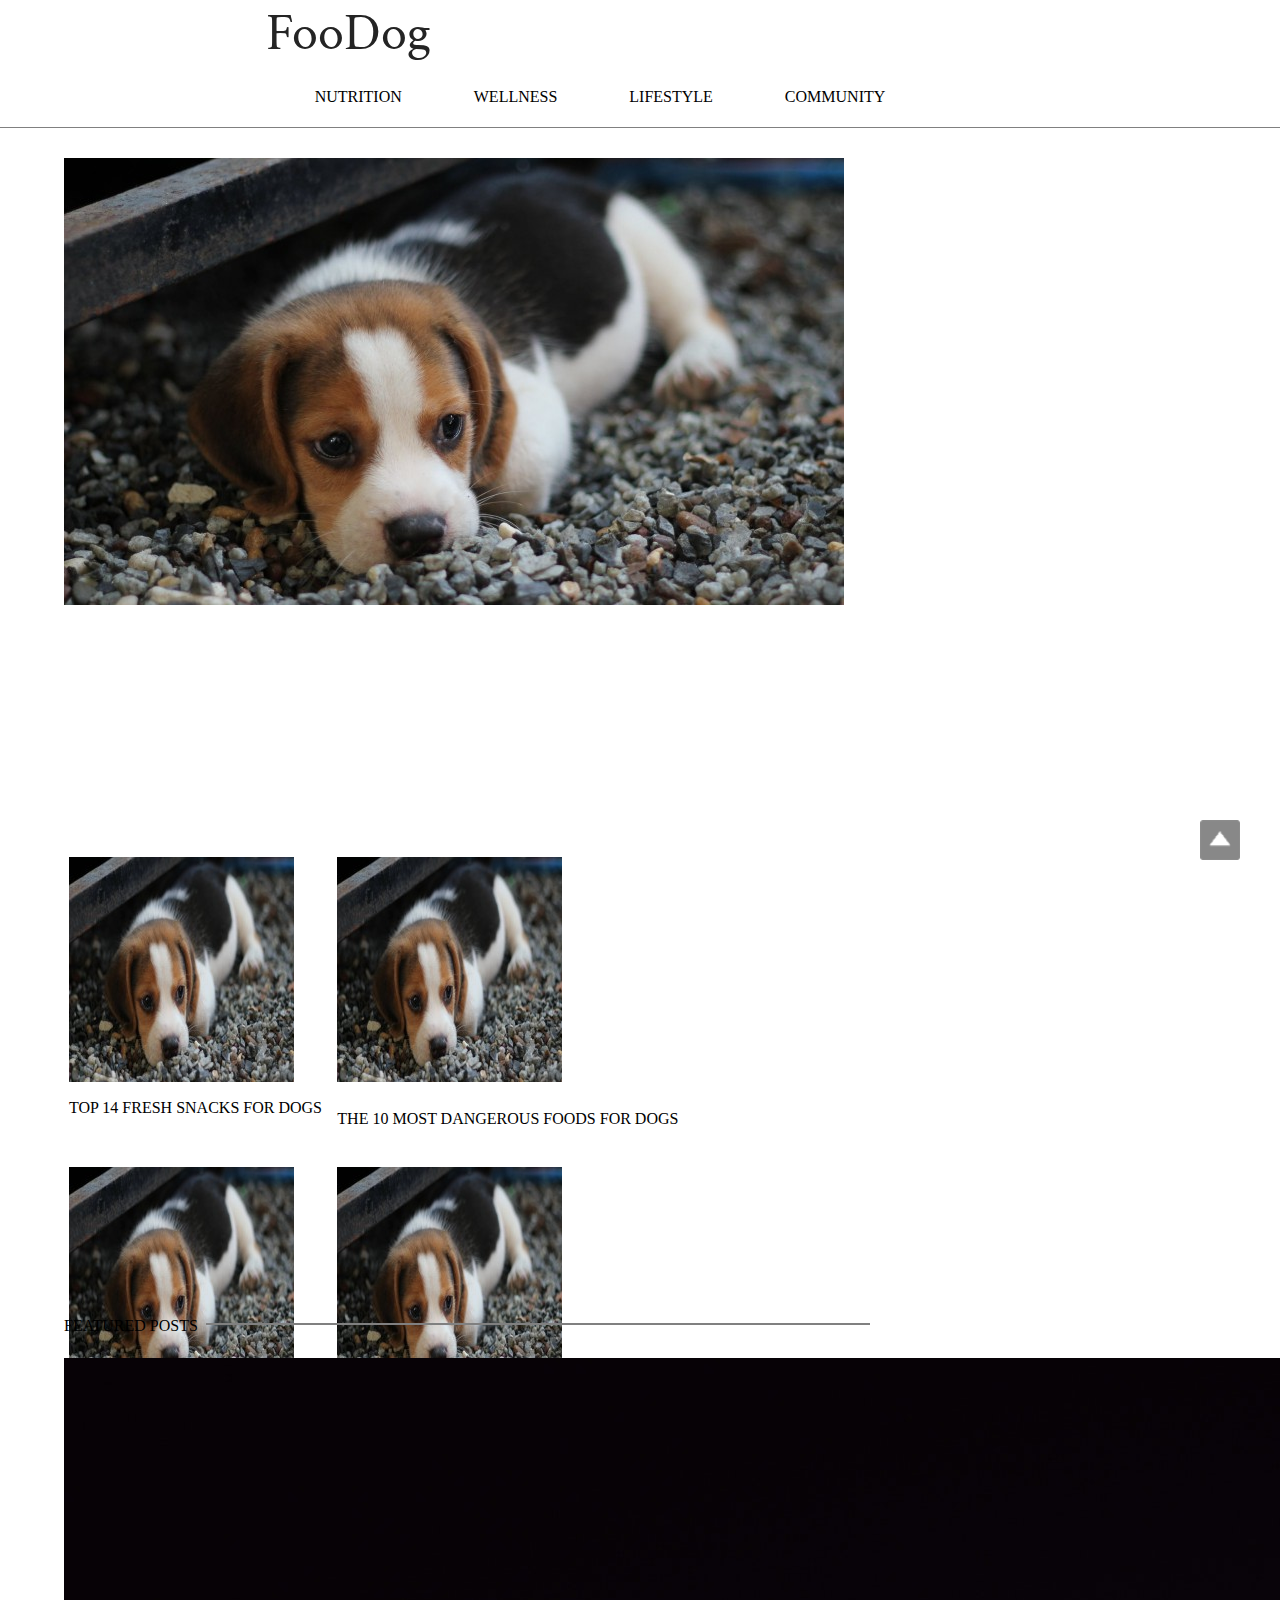
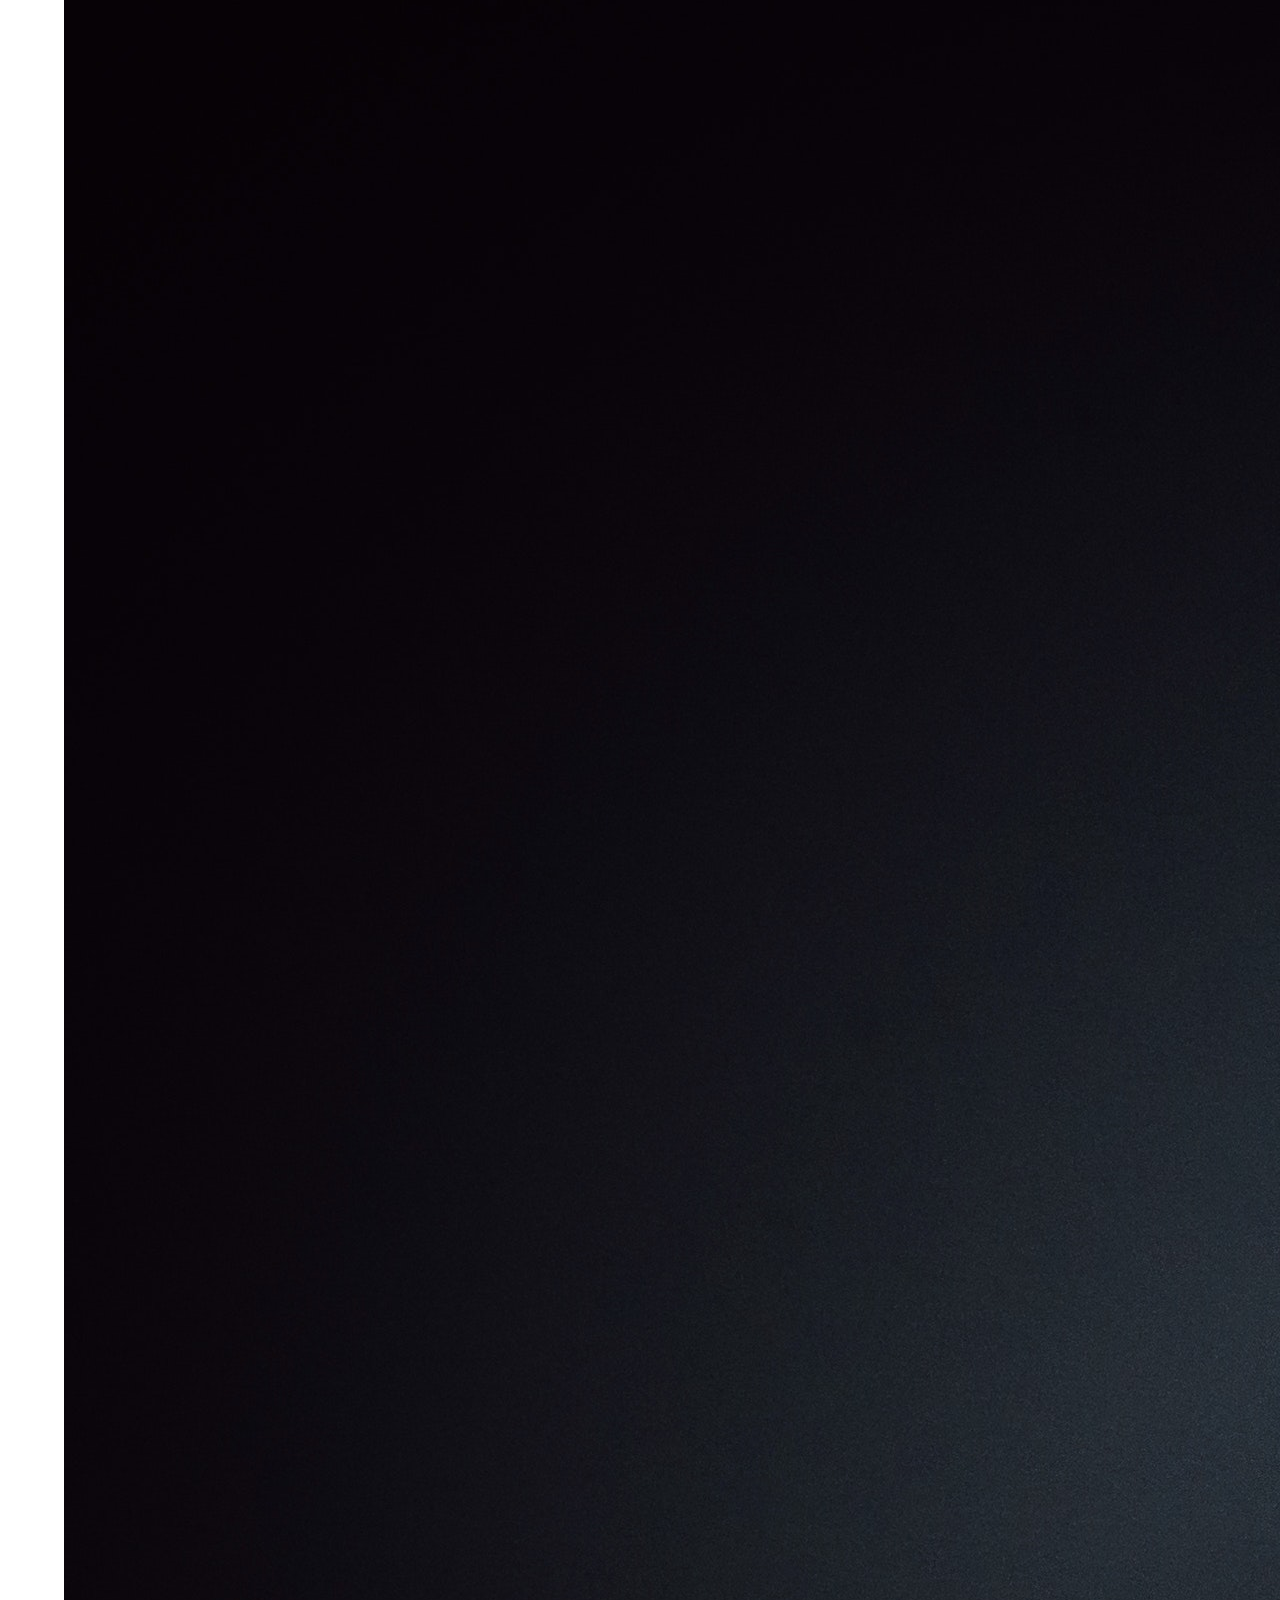
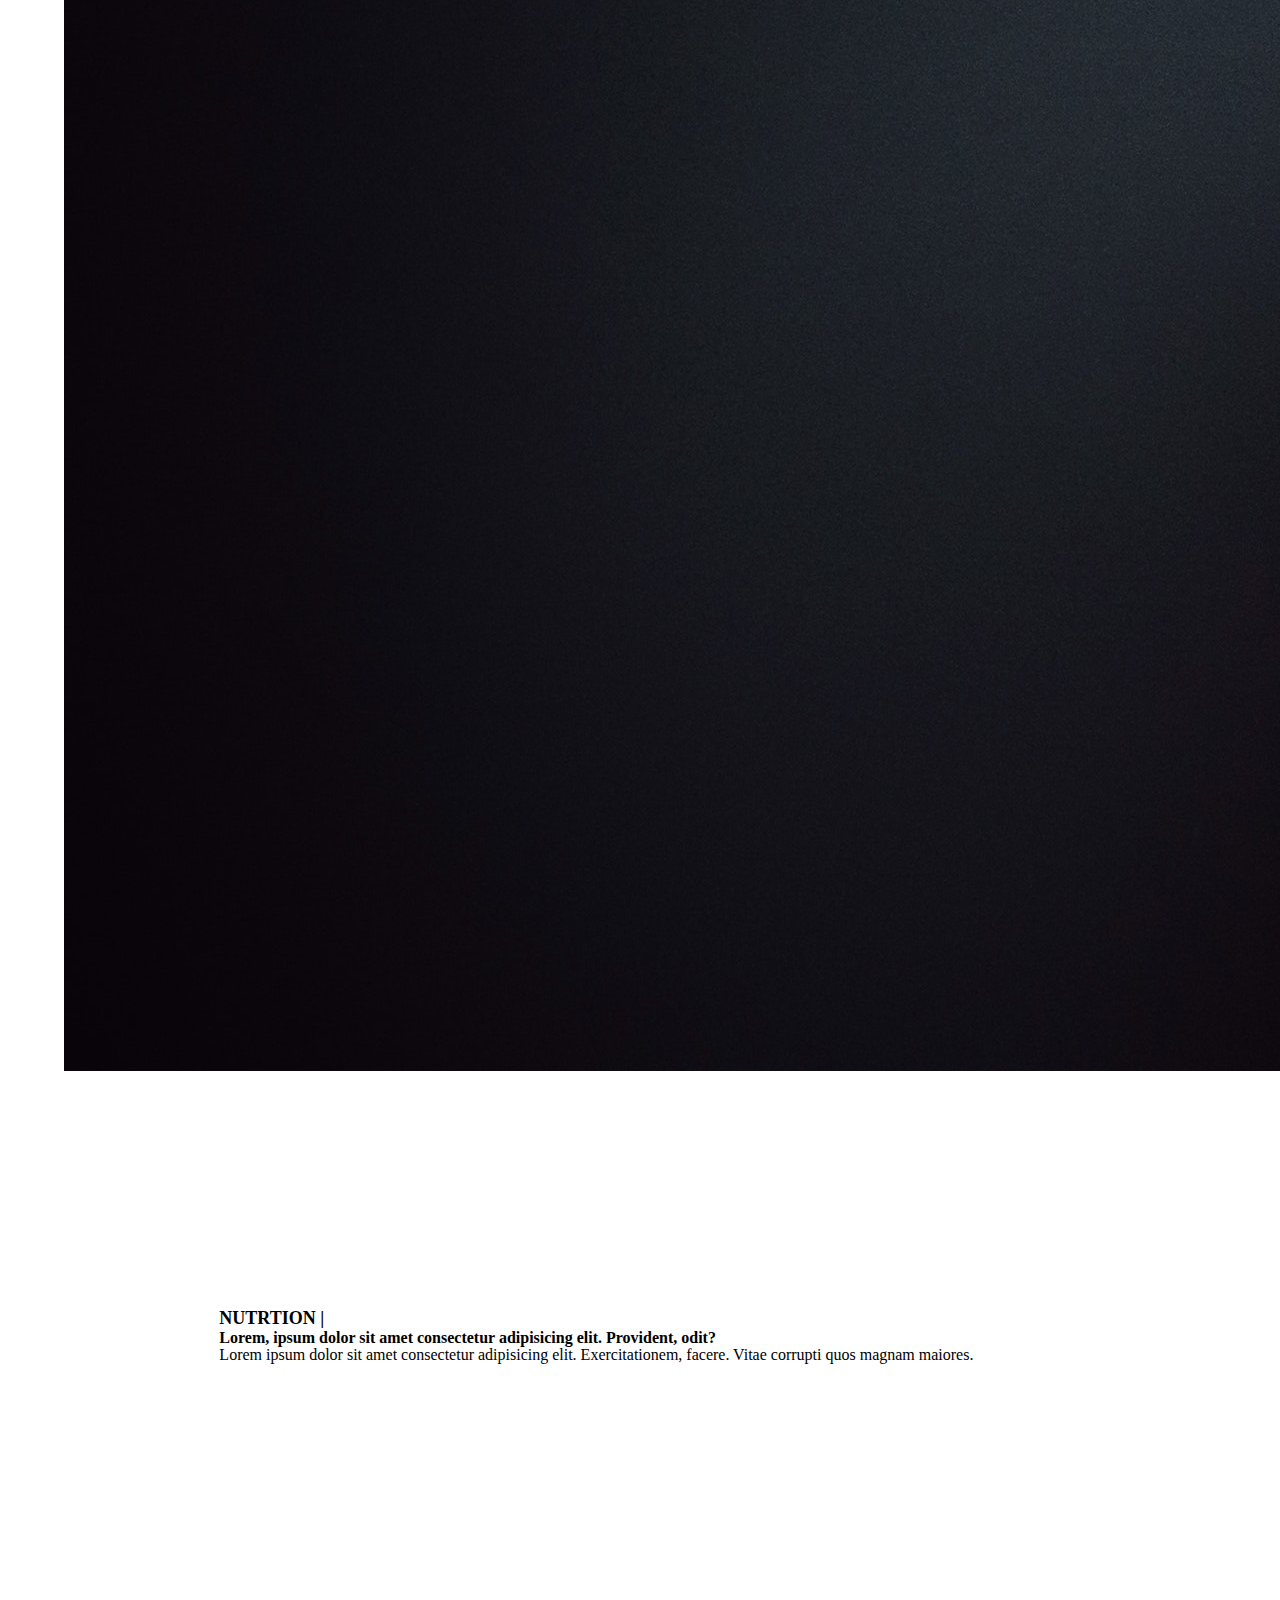
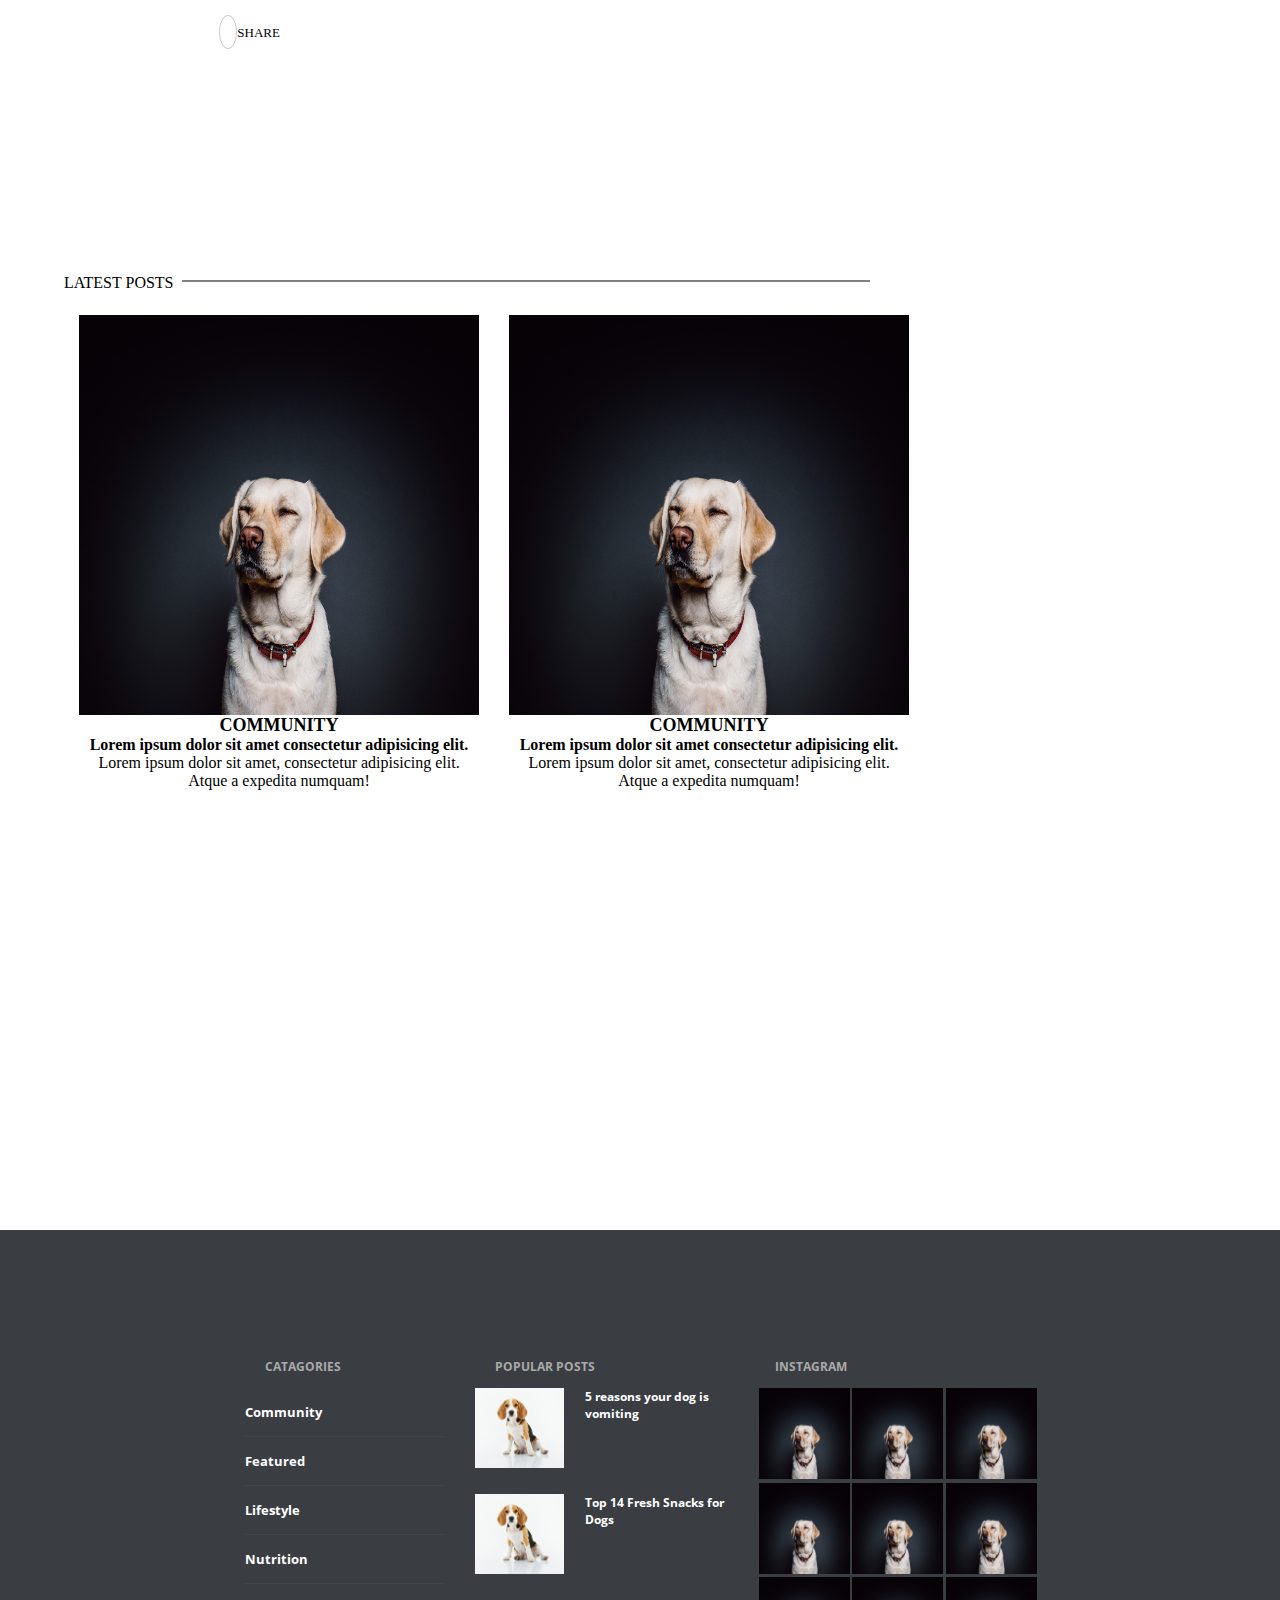
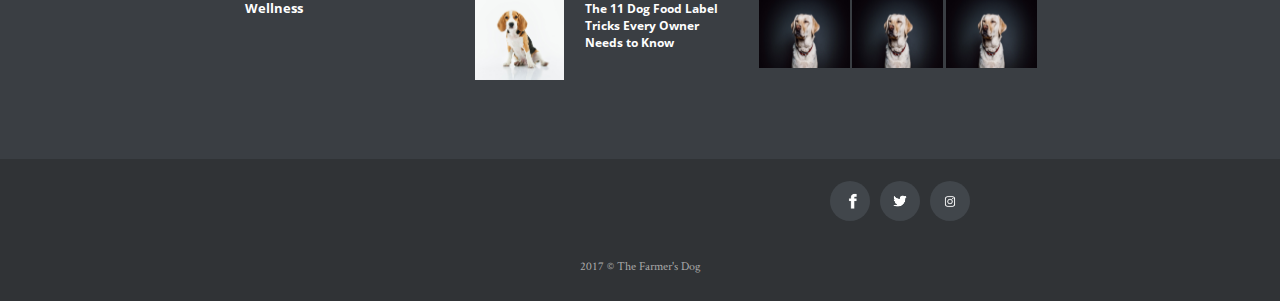
<file: Index.html>
<!doctype html>
<html lang="en">
  <head>
    <!-- Required meta tags -->
    <meta charset="utf-8">
    <meta name="viewport" content="width=device-width, initial-scale=1, shrink-to-fit=no">

    <!-- Stylesheets -->
    <link rel="stylesheet" href="mobile.css">
    <link rel="stylesheet" href="https://stackpath.bootstrapcdn.com/bootstrap/4.1.3/css/bootstrap.min.css" integrity="sha384-MCw98/SFnGE8fJT3GXwEOngsV7Zt27NXFoaoApmYm81iuXoPkFOJwJ8ERdknLPMO"
    crossorigin="anonymous">
    <link rel="stylesheet" type="text/css" media="screen" href="header.css" />
    <link rel="stylesheet" type="text/css" media="screen" href="responsive.css" />
    <link rel="stylesheet" type="text/css" media="screen" href="searchResults.css" />
    <!-- External Fonts -->
    <link rel="stylesheet" href="https://use.fontawesome.com/releases/v5.5.0/css/all.css" integrity="sha384-B4dIYHKNBt8Bc12p+WXckhzcICo0wtJAoU8YZTY5qE0Id1GSseTk6S+L3BlXeVIU" crossorigin="anonymous">
    <link href="https://fonts.googleapis.com/css?family=Crimson+Text" rel="stylesheet">
    <link href="https://fonts.googleapis.com/css?family=Open+Sans" rel="stylesheet">
    <title>FooDog</title>
    <!-- CSS -->
</head>
<body>
    <header>
        <div id="title">
            <span id="mobileMenu">
                <ul id="topbarBackground" style="max-height: 50px">
                    <li><a  id="topbarButton" onclick="showExternalLinksClick()"><img src="images/Social-media/open-menu-01-512.png" style="height:15px;width:15px;" ></a></li>
                    <span id="Links">
                        <ol>
                            <li><a href="" class="topbarred">external</a></li>
                            <li><a href="" class="topbarred">links</a></li>            
                            <li><a href="" class="topbarred">links</a></li>                    
                            <li><a href="" class="topbarred">to</a></li>
                            <li><a href="" class="topbarred">other</a></li>
                            <li><a href="" class="topbarred">related</a></li>
                            <li><a href="" class="topbarred">stuff</a></li>
                            <li><a href="" class="topbarred">?</a></li>
                            <li><a href="" class="topbarred" id="hardReset" onclick="doTheHardReset()">Hard Reset</a></li>
                        </ol>
                    </span>
                </ul>
            </span>
            <span>FooDog</span>
            <div class="topSocialDiv" id="searchIcon" onclick="showModal()"><i class="fas fa-search"></i></div>
            <div class="topSocialDiv"><i id="instagram_top"></i></div>
            <div class="topSocialDiv"><i id="twitter_top"></i></div>
            <div class="topSocialDiv"><i id="facebook_top"></i></div>
        </div>
        <nav id="navbar">
            <a id="nutrition" href="#nutrition.html">NUTRITION</a>
            <a href="#wellness.html">WELLNESS</a>
            <a href="#lifestyle.html">LIFESTYLE</a>
            <a href="#community.html">COMMUNITY</a>
        </nav>
    </header>
    <div id="myModal" class="modal">
            <div id=modalContainer class="modalContainer">
                <!-- Modal content -->
                <div class="modal-content">
                    <input placeholder="Search and hit enter...">
                    <i class="fas fa-search"></i>
                </div>
            </div>
            
    </div>

<div id="pagecontainer">
    <div id="topContainer" >
        <div id="mainarticle" class="c">
            <a href="#"><img id="imageMain" src="images/image780p.jpg"></a>
            <p class="tagName">wellness</p>
            <p class="mainArticleTitle">5 REASONS YOUR DOG IS VOMITING</p>
        </div>
        <section id="main-sideposts">
            <div id="sideposts1" class="c">

                <div class="imagesContainer">
                    <img class="imageSquare" src="images/imageSquare.jpg">
                    <p class="subtitle">TOP 14 FRESH SNACKS FOR DOGS</p>
                </div>
                <div class="imagesContainer">
                    <img class="imageSquare" src="images/imageSquare.jpg">
                    <p class="subtitle">WHY SKINNY DOGS LIVE LONGER</p>
                </div>
            </div>
            <div id="sideposts2" class="c">
                <div class="imagesContainer">
                    <img class="imageSquare" src="images/imageSquare.jpg">
                    <p class="subtitle">THE 10 MOST DANGEROUS FOODS FOR DOGS</p>
                </div>
                <div class="imagesContainer">
                    <img class="imageSquare" src="images/imageSquare.jpg">
                    <p class="subtitle">THE HISTORY OF COMMERCIAL PET FOOD: A GREAT AMERICAN MARKETING STORY</p>
                </div>

            </div>
        </section>
    </div>
    <div class="split-line" >FEATURED POSTS</div>
    <div>
        <div class="row" style="margin-bottom: 5%;width: 100%;">
            <div class="col" style="margin-bottom:6%">
                <a href="#"><img src="images/dog2.jpg" class="img-fluid"></a>
            </div>
            <div class="col" style="margin-bottom:6%;padding-left:4%">
                <a href="#"  class="tagName">NUTRTION |</a>
                <h4><a href="#" class="header-link">Lorem, ipsum dolor sit amet
                        consectetur adipisicing elit. Provident, odit?</a></h4>
                <p style="line-height: 1"><a href="#" class="paragraph-link">Lorem ipsum dolor sit amet
                        consectetur adipisicing elit. Exercitationem, facere. Vitae corrupti quos magnam
                        maiores.</a></p>
                <div class="share-icon" style="margin-top: 7%; align-items: baseline; font-size: 13px;"><i class="fas fa-share" style="border: 1px solid #cbcbcb;border-radius:50%;padding:8px; font-size: 15px;"></i>
                    SHARE</div>
            </div>

        </div>
    </div>
    <div class="split-line">LATEST POSTS</div>
    <div class="last-section">
        <div class="left latestPost">
            <div><a href="#"><img src="images/dog2.jpg"></a></div>
            <div><a href="#"  class="tagName">COMMUNITY</a>
            <a href="#"><h4>Lorem ipsum dolor sit amet consectetur adipisicing elit.</h4></a>
            <p>Lorem ipsum dolor sit amet, consectetur adipisicing elit. Atque a expedita numquam!</p>
            </div>
        </div>
        <div class="right latestPost">
            <div><a href="#"><img src="images/dog2.jpg"></a></div>
            <div><a href="#" class="tagName">COMMUNITY</a>
            <a href="#"><h4>Lorem ipsum dolor sit amet consectetur adipisicing elit.</h4></a>
            <p>Lorem ipsum dolor sit amet, consectetur adipisicing elit. Atque a expedita numquam!</p>
            </div>
        </div>
    </div>
</div>
    </div>

    <!-- ----------------------------------------------------------------->
    <div id="footerContainedHere">
            <footer>
                    <div class="footer-row1">
            
                        <div class="container-row1">
                            <div class="zone1">
                                <div class="footer-title">CATAGORIES</div>
                                <div class="container-category">
                                    <ul>
                                    <li><b>Community</b></li>
                                    <li><b>Featured</b></li>
                                    <li><b>Lifestyle</b></li>
                                    <li><b>Nutrition</b></li>
                                    <li id="special-one"><b>Wellness</b></li>
                                </ul>
                                </div>
                            </div>
            
                            <div class="popular-col">
                                <div class="footer-title">POPULAR POSTS</div>
                                <div class="container-popular">
            
                                    <article class="popular-row">
                                        <div class="img-rand-foot"><img src="images/dog1.jpg" /></div>
                                        <div class="txt-rand-foot"><b>5 reasons your dog is vomiting</b></div>
                                    </article>
                                    <article class="popular-row">
                                        <div class="img-rand-foot"><img src="images/dog1.jpg" /></div>
                                        <div class="txt-rand-foot"><b>Top 14 Fresh Snacks for Dogs </b></div>
                                    </article>
                                    <article class="popular-row">
                                        <div class="img-rand-foot"><img src="images/dog1.jpg" /></div>
                                        <div class="txt-rand-foot"><b>The 11 Dog Food Label Tricks Every Owner Needs to Know</b></div>
                                    </article>
                                </div>
                            </div>
            
                            <div class="instagram-col">
                                <div class="footer-title">INSTAGRAM</div>
                                <div class="container-instagram">
                                    <div><img src="images/dog2.jpg" /></div>
                                    <div><img src="images/dog2.jpg" /></div>
                                    <div><img src="images/dog2.jpg" /></div>
                                    <div><img src="images/dog2.jpg" /></div>
                                    <div><img src="images/dog2.jpg" /></div>
                                    <div><img src="images/dog2.jpg" /></div>
                                    <div><img src="images/dog2.jpg" /></div>
                                    <div><img src="images/dog2.jpg" /></div>
                                    <div><img src="images/dog2.jpg" /></div>
                                </div>
                            </div>
                        </div>
                    </div>
                </footer>
                <footer2>
                    <div class="footer-row2-1">
                        <div class="container-social">
                            <div><img src="images/Social-media/facebook1.png" /></div>
                            <div><img src="images/Social-media/twitter1.png" /></div>
                            <div><img src="images/Social-media/instagram1.png" /></div>
                            </div>
                        </div>
                        <div class="footer-row2-2">
                            <div>2017 &#169; The Farmer's Dog</div>
                        </div>
            </footer2>
    </div>
<div id="go-up-icon">

</div>


    <!-- Optional JavaScript -->
    <!-- jQuery first, then Popper.js, then Bootstrap JS -->
    <script src="https://code.jquery.com/jquery-3.3.1.slim.min.js" integrity="sha384-q8i/X+965DzO0rT7abK41JStQIAqVgRVzpbzo5smXKp4YfRvH+8abtTE1Pi6jizo" crossorigin="anonymous"></script>
    <script src="https://cdnjs.cloudflare.com/ajax/libs/popper.js/1.14.3/umd/popper.min.js" integrity="sha384-ZMP7rVo3mIykV+2+9J3UJ46jBk0WLaUAdn689aCwoqbBJiSnjAK/l8WvCWPIPm49" crossorigin="anonymous"></script>
    <script src="https://stackpath.bootstrapcdn.com/bootstrap/4.1.3/js/bootstrap.min.js" integrity="sha384-ChfqqxuZUCnJSK3+MXmPNIyE6ZbWh2IMqE241rYiqJxyMiZ6OW/JmZQ5stwEULTy" crossorigin="anonymous"></script>
 
    <script src="script.js"></script>
    <script>

        var externalLinks = document.getElementById('Links');
    function showExternalLinksClick() {
            if (externalLinks.style.display === "block") {
                externalLinks.style.display = "none";
                topbarBackground.style.marginRight  = "1em";
                topbarBackground.style.maxHeight = "50px";
            } else {
                externalLinks.style.display = "block";
                topbarBackground.style.marginRight = "0em";
                topbarBackground.style.maxHeight = "300px";
            }
          }</script>
</body>
</html>
</file>
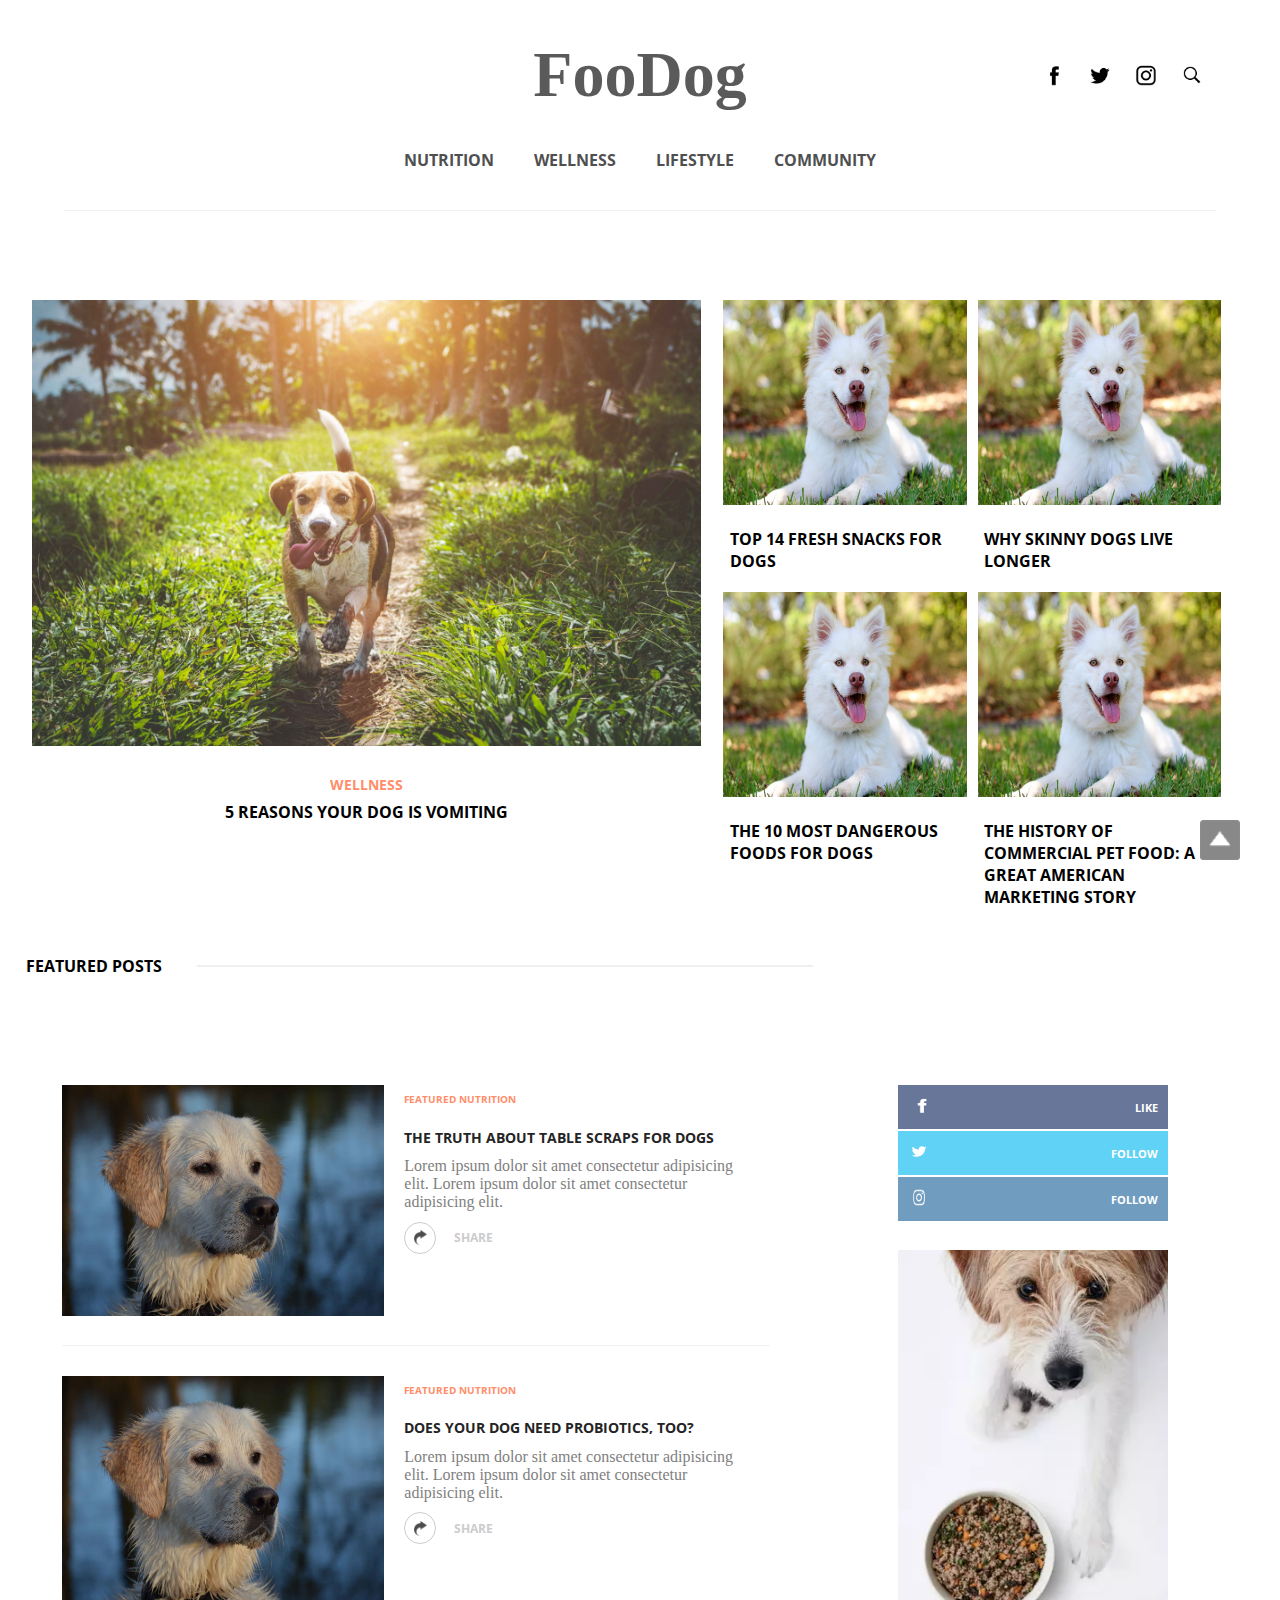
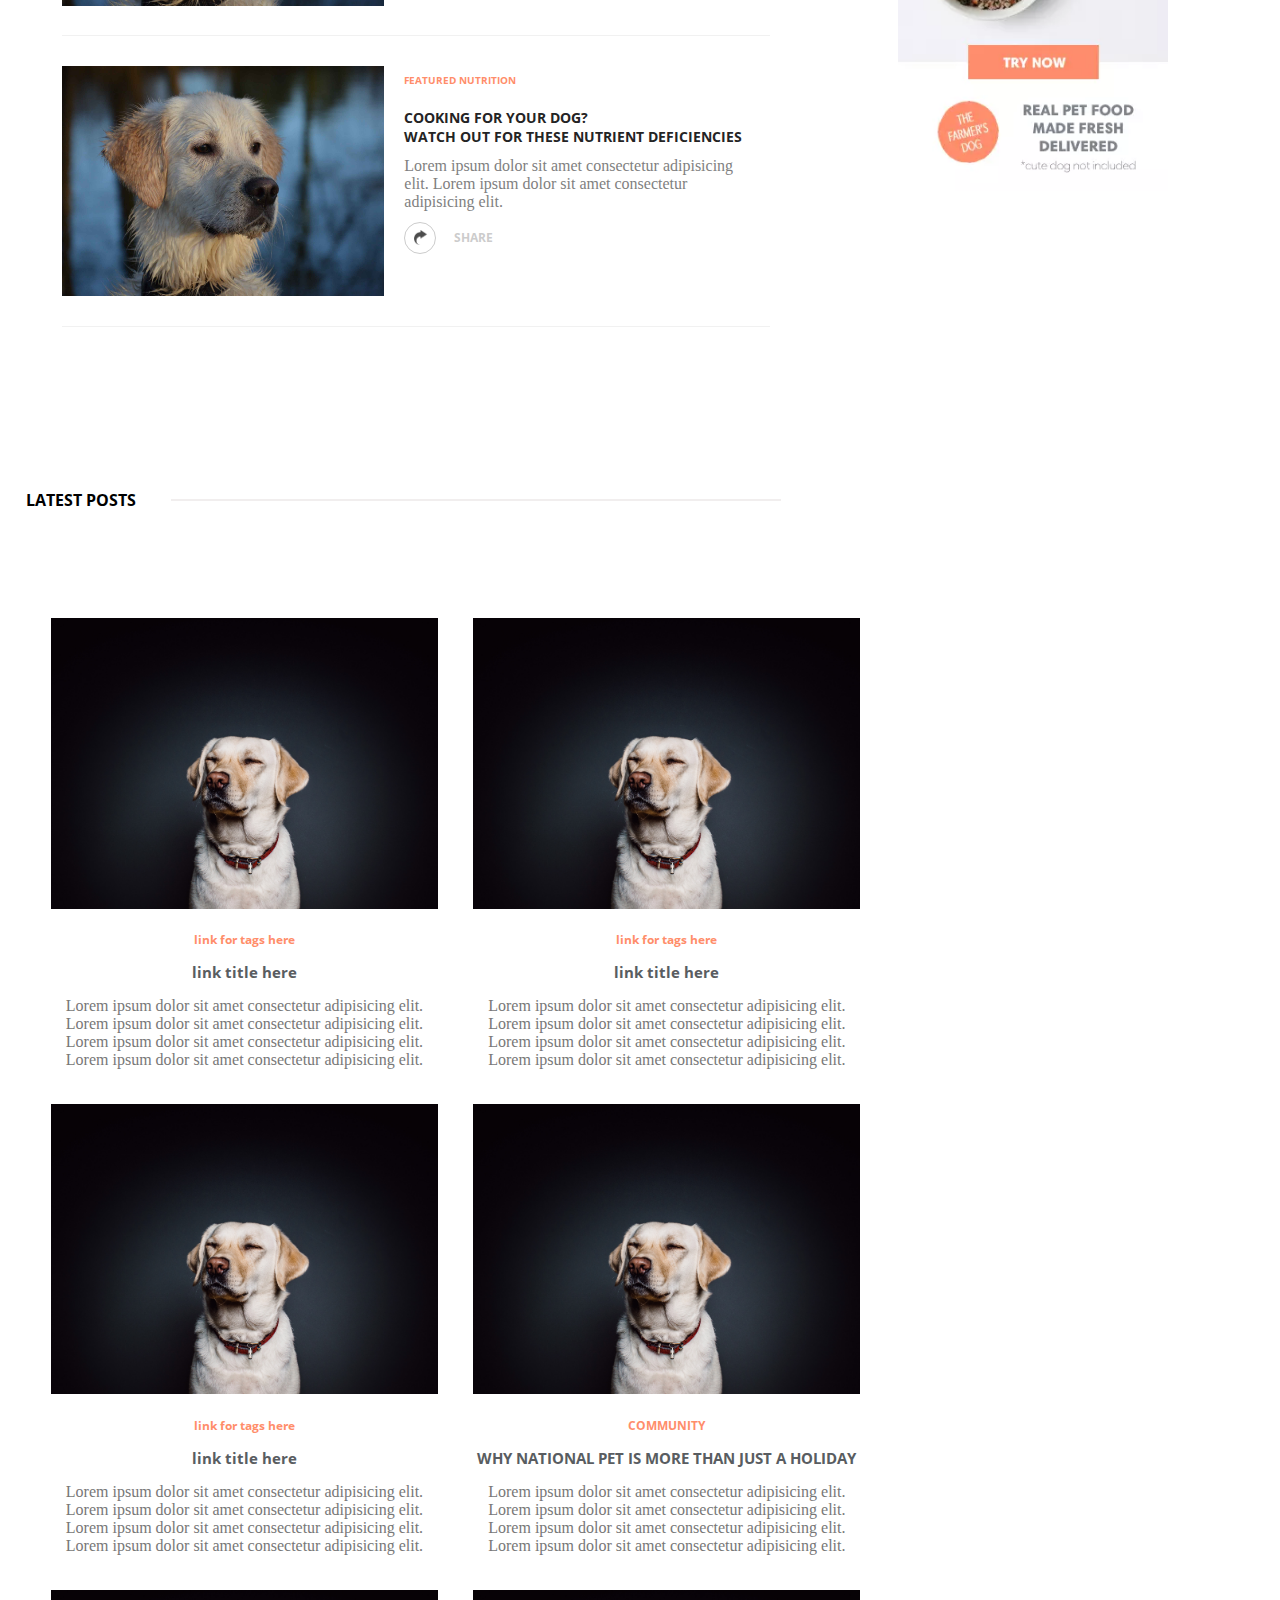
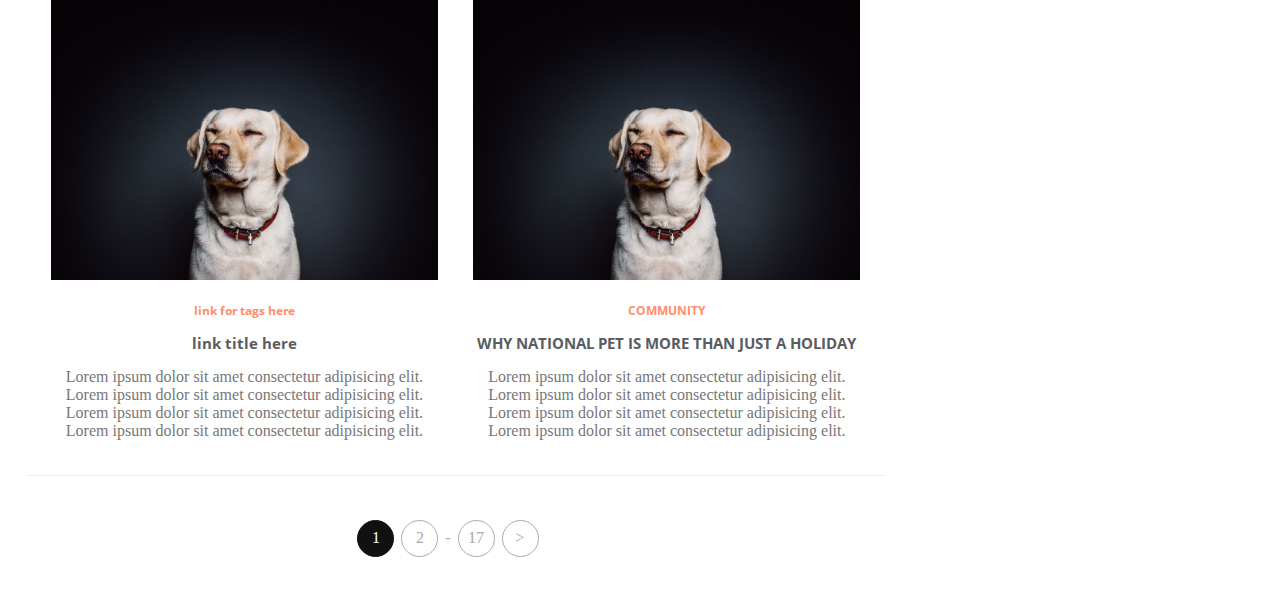
<file: index.html>
<!DOCTYPE html>
<html>

<head>
    <meta charset="utf-8" />
    <meta http-equiv="X-UA-Compatible" content="IE=edge">
    <title>Page Title</title>
    <meta name="viewport" content="width=device-width, initial-scale=1">

    <!-- Stylesheets -->

    <link rel="stylesheet" href="landing_page.css">

    <link rel="stylesheet" type="text/css" media="screen" href="effects.css" />
    <link rel="stylesheet" type="text/css" media="screen" href="navbar_main.css" />
    <link rel="stylesheet" type="text/css" media="screen" href="footer_all.css" />
    <link rel="stylesheet" type="text/css" media="screen" href="searchResults.css" />
    <!-- External Fonts -->

    <title>FooDog</title>
    <!-- CSS -->
</head>

<body>
    <header>
        <div class="navbar-container">
            <div class="navbar-container-row1">
                <div class="hamburger-menu">

                    <a class="top-bar-button">
                        <img src="images/Social-media/header/burger1.jpg" />
                    </a>

                </div>
                <div class="navbar-title" id="mainpage-title">
                    <h1>FooDog</h1>
                </div>
                <div class="search-and-social-button">
                    <div><img class="facebook_top" src="images/Social-media/header/iconfinder_06-facebook_104498.png" /></div>
                    <div><img class="twitter_top" src="images/Social-media/header/iconfinder_03-twitter_104501.png" /></div>
                    <div><img class="instagram_top" src="images/Social-media/header/iconfinder_38-instagram_1161953.png" /></div>

                    <div class="searchIcon" id="searchTrigger">
                        <img src="images/Social-media/header/iconfinder_icon-ios7-search-strong_211817.png" />
                    </div>
                </div>
            </div>
            <div class="navbar-container-row2">
                <div class="navbar-select-menu">
                    <a class="nutrition" href="#nutrition.html">NUTRITION</a>
                    <a href="#wellness.html">WELLNESS</a>
                    <a href="#lifestyle.html">LIFESTYLE</a>
                    <a href="#community.html">COMMUNITY</a>
                </div>
            </div>
        </div>
    </header>
    <!--Popup block-->
    <section class="popup-menu">
        <div class="popup-menu-close" style="color:white">X

        </div>
        <div class="popup-menu-inner">
            <div class="popup-menu-social-1">
                <div><img src="images/Social-media/header/iconfinder_06-facebook_104498.png" /></div>
                <div><img src="images/Social-media/header/iconfinder_03-twitter_104501.png" /></div>
                <div><img src="images/Social-media/header/iconfinder_38-instagram_1161953.png" /></div>

            </div>
            <div class="popup-menu-social-2">
                <div><img src="images/Social-media/facebook1.png" /></div>
                <div><img src="images/Social-media/twitter1.png" /></div>
                <div><img src="images/Social-media/instagram2.png" /></div>

            </div>
            <div class="popup-zone1">
                <div class="popup-zone1-title">CATAGORIES</div>
                <div class="popup-zone1-category">
                    <ul>
                        <li><b>Community</b></li>
                        <li><b>Featured</b></li>
                        <li><b>Lifestyle</b></li>
                        <li><b>Nutrition</b></li>
                        <li id="popup-zone1-special-one"><b>Wellness</b></li>
                    </ul>
                </div>
            </div>
            <div class="popup-menu-search">

                <input type="text" placeholder="Search and hit enter... ">
                <div class="popup-menu-search-button"><img src="images/Social-media/header/iconfinder_icon-ios7-search-strong_211817.png" />
                </div>
            </div>
        </div>
    </section>
    <!--END popup block-->

    <section class="first-container">
        <!-------------------------FIRST BLOCK MAIN PAGE (main)----------------------->
        <section class="first-block">

            <div class="first-block-1-1">
                <div class="block1-1-img">
                    <img src="images/dog3.jpg"><a href=""></a>
                </div>
                <div class="block1-1-txt">
                    <a href="" class="tagName">WELLNESS</a>
                    <a href="" class="mainArticleTitle">5 REASONS YOUR DOG IS VOMITING</a>
                </div>
            </div>
            <div class="first-block-1-2">
                <article>
                    <div class="block1-2-img">
                        <img src="images/sample.jpeg"><a href=""></a>
                    </div>
                    <div class="block1-2-txt">
                        <a href="" class="subtitle">TOP 14 FRESH SNACKS FOR DOGS</a>
                    </div>
                </article>
                <article>
                    <div class="block1-2-img">
                        <img src="images/sample.jpeg"><a href=""></a>
                    </div>
                    <div class="block1-2-txt">
                        <a href="" class="subtitle">WHY SKINNY DOGS LIVE LONGER</a>
                    </div>

                </article>
                <article>
                    <div class="block1-2-img">
                        <img src="images/sample.jpeg"><a href=""></a>
                    </div>
                    <div class="block1-2-txt">
                        <a href="" class="subtitle">THE 10 MOST DANGEROUS FOODS FOR DOGS</a>
                    </div>
                </article>
                <article>
                    <div class="block1-2-img">
                        <img src="images/sample.jpeg"><a href=""></a>
                    </div>
                    <div class="block1-2-txt">
                        <a href="" class="subtitle">THE HISTORY OF COMMERCIAL PET FOOD: A GREAT AMERICAN MARKETING
                            STORY</a>
                    </div>
                </article>
            </div>
        </section>
        <!-------------------------SECOND BLOCK MAIN PAGE (articles)----------------------->
        <section class="second-block">
            <div class="block-title">FEATURED POSTS
                <hr>
            </div>
            <div class="block2-1-and-2">
                <div class="block2-1-container">
                    <article class="article-dog">
                        <div class="article-dog-img">
                            <img src="images/dog4.jpg" /><a href=""></a>
                        </div>
                        <div class="article-dog-txt">
                            <div class="article-dog-tags">
                                <a href="#">FEATURED</a> <a href="#">NUTRITION</a>
                            </div>
                            <div class="article-dog-title">
                                <a href="#">THE TRUTH ABOUT TABLE SCRAPS FOR DOGS</a>
                            </div>
                            <div class="article-dog-text-exerp">
                                <p>
                                    Lorem ipsum dolor sit amet consectetur adipisicing elit.
                                    Lorem ipsum dolor sit amet consectetur adipisicing elit.
                                </p>
                            </div>
                            <!--  ONLY START FROM IPAD -->
                            <div class="article-dog-share">
                                <div class="article-dog-share-img"><img src="images/Social-media/Arrow5.jpg" />
                                </div>
                                <span class="article-dog-share-share">SHARE</span>
                            </div>
                        </div>
                    </article>
                    <article class="article-dog">
                        <div class="article-dog-img">
                            <img src="images/dog4.jpg" /><a href=""></a>
                        </div>
                        <div class="article-dog-txt">
                            <div class="article-dog-tags">
                                <a href="#">FEATURED</a> <a href="#">NUTRITION</a>
                            </div>
                            <div class="article-dog-title">
                                <a href="#">DOES YOUR DOG NEED PROBIOTICS, TOO?</a>
                            </div>
                            <div class="article-dog-text-exerp">
                                <p>
                                    Lorem ipsum dolor sit amet consectetur adipisicing elit.
                                    Lorem ipsum dolor sit amet consectetur adipisicing elit.
                                </p>
                            </div>
                            <!--  ONLY START FROM IPAD -->
                            <div class="article-dog-share">
                                <div class="article-dog-share-img"><img src="images/Social-media/Arrow5.jpg" /></div>
                                <span class="article-dog-share-share">SHARE</span>
                            </div>
                        </div>
                    </article>
                    <article class="article-dog">
                        <div class="article-dog-img">
                            <img src="images/dog4.jpg" /><a href=""></a>
                        </div>
                        <div class="article-dog-txt">
                            <div class="article-dog-tags">
                                <a href="#">FEATURED</a> <a href="#">NUTRITION</a>
                            </div>
                            <div class="article-dog-title">
                                <a href="#">COOKING FOR YOUR DOG?<br> WATCH OUT FOR THESE NUTRIENT DEFICIENCIES</a>
                            </div>
                            <div class="article-dog-text-exerp">
                                <p>
                                    Lorem ipsum dolor sit amet consectetur adipisicing elit.
                                    Lorem ipsum dolor sit amet consectetur adipisicing elit.
                                </p>
                            </div>
                            <!--  ONLY START FROM IPAD -->
                            <div class="article-dog-share">
                                <div class="article-dog-share-img"><img src="images/Social-media/Arrow5.jpg" />
                                </div>
                                <span class="article-dog-share-share">SHARE</span>
                            </div>
                        </div>
                    </article>

                </div>
                <div class="block2-2-container">
                    <div class="block2-2-social-zone">
                        <div class="facebook-rectangle"><a href=""><img src="images/Social-media/facebook1.png" /></a>
                            <p class="social-txt">LIKE</p>
                        </div>
                        <div class="twitter-rectangle"><a href=""><img src="images/Social-media/twitter1.png" /></a>
                            <p class="social-txt">FOLLOW</p>
                        </div>
                        <div class="instagram-rectangle"><a href=""><img src="images/Social-media/instagram1.png" /></a>
                            <p class="social-txt">FOLLOW</p>
                        </div>
                    </div>
                    <div class="publicity-img">
                        <a href="#"><img id="advertising" src="images/ADVdog.webp" /></a>
                    </div>
                </div>
            </div>
        </section>

        <!-------------------------THIRD BLOCK MAIN PAGE (latest posts)----------------------->


        <section class="third-block">
            <div class="special-block3-title">
                <div class="block-title">
                    LATEST POSTS
                    <hr>
                </div>
            </div>
            <div class="latest-posts-article-container">
                <article>
                    <div class="latest-posts-img">
                        <a href="#"><img src="images/dog2.jpg" /></a>
                    </div>
                    <div class="latest-posts-txt-zone">
                        <div class="latest-posts-tags">
                            <a href="#" value="tags">link for tags here</a>
                        </div>
                        <div class="latest-posts-title">
                            <a href="#" value="title">link title here</a>
                        </div>
                        <!-- SHOULD ONLY APPEARS FROM IPAD RESOLUTION -->
                        <div class="latest-posts-excerp">
                            <p>
                                Lorem ipsum dolor sit amet consectetur adipisicing elit.
                                Lorem ipsum dolor sit amet consectetur adipisicing elit.
                                Lorem ipsum dolor sit amet consectetur adipisicing elit.
                                Lorem ipsum dolor sit amet consectetur adipisicing elit.
                            </p>
                        </div>
                    </div>
                </article>
                <article>
                    <div class="latest-posts-img">
                        <a href="#"><img src="images/dog2.jpg" /></a>
                    </div>
                    <div class="latest-posts-txt-zone">
                        <div class="latest-posts-tags">
                            <a href="#" value="tags">link for tags here</a>
                        </div>
                        <div class="latest-posts-title">
                            <a href="#" value="title">link title here</a>
                        </div>
                        <!-- SHOULD ONLY APPEARS FROM IPAD RESOLUTION -->
                        <div class="latest-posts-excerp">
                            <p>
                                Lorem ipsum dolor sit amet consectetur adipisicing elit.
                                Lorem ipsum dolor sit amet consectetur adipisicing elit.
                                Lorem ipsum dolor sit amet consectetur adipisicing elit.
                                Lorem ipsum dolor sit amet consectetur adipisicing elit.
                            </p>
                        </div>
                    </div>
                </article>
                <article>
                    <div class="latest-posts-img">
                        <a href="#"><img src="images/dog2.jpg" /></a>
                    </div>
                    <div class="latest-posts-txt-zone">
                        <div class="latest-posts-tags">
                            <a href="#" value="tags">link for tags here</a>
                        </div>
                        <div class="latest-posts-title">
                            <a href="#" value="title">link title here</a>
                        </div>
                        <!-- SHOULD ONLY APPEARS FROM IPAD RESOLUTION -->
                        <div class="latest-posts-excerp">
                            <p>
                                Lorem ipsum dolor sit amet consectetur adipisicing elit.
                                Lorem ipsum dolor sit amet consectetur adipisicing elit.
                                Lorem ipsum dolor sit amet consectetur adipisicing elit.
                                Lorem ipsum dolor sit amet consectetur adipisicing elit.
                            </p>
                        </div>
                    </div>
                </article>
                <article>
                    <div class="latest-posts-img">
                        <a href="#"><img src="images/dog2.jpg" /></a>
                    </div>
                    <div class="latest-posts-txt-zone">
                        <div class="latest-posts-tags">
                            <a href="#" value="tags">COMMUNITY</a>
                        </div>
                        <div class="latest-posts-title">
                            <a href="#" value="title">WHY NATIONAL PET IS MORE THAN JUST A HOLIDAY</a>
                        </div>
                        <!-- SHOULD ONLY APPEARS FROM IPAD RESOLUTION -->
                        <div class="latest-posts-excerp">
                            <p>
                                Lorem ipsum dolor sit amet consectetur adipisicing elit.
                                Lorem ipsum dolor sit amet consectetur adipisicing elit.
                                Lorem ipsum dolor sit amet consectetur adipisicing elit.
                                Lorem ipsum dolor sit amet consectetur adipisicing elit.
                            </p>
                        </div>
                    </div>
                </article>
                <article>
                    <div class="latest-posts-img">
                        <a href="#"><img src="images/dog2.jpg" /></a>
                    </div>
                    <div class="latest-posts-txt-zone">
                        <div class="latest-posts-tags">
                            <a href="#" value="tags">link for tags here</a>
                        </div>
                        <div class="latest-posts-title">
                            <a href="#" value="title">link title here</a>
                        </div>
                        <!-- SHOULD ONLY APPEARS FROM IPAD RESOLUTION -->
                        <div class="latest-posts-excerp">
                            <p>
                                Lorem ipsum dolor sit amet consectetur adipisicing elit.
                                Lorem ipsum dolor sit amet consectetur adipisicing elit.
                                Lorem ipsum dolor sit amet consectetur adipisicing elit.
                                Lorem ipsum dolor sit amet consectetur adipisicing elit.
                            </p>
                        </div>
                    </div>
                </article>
                <article>
                    <div class="latest-posts-img">
                        <a href="#"><img src="images/dog2.jpg" /></a>
                    </div>
                    <div class="latest-posts-txt-zone">
                        <div class="latest-posts-tags">
                            <a href="#" value="tags">COMMUNITY</a>
                        </div>
                        <div class="latest-posts-title">
                            <a href="#" value="title">WHY NATIONAL PET IS MORE THAN JUST A HOLIDAY</a>
                        </div>
                        <!-- SHOULD ONLY APPEARS FROM IPAD RESOLUTION -->
                        <div class="latest-posts-excerp">
                            <p>
                                Lorem ipsum dolor sit amet consectetur adipisicing elit.
                                Lorem ipsum dolor sit amet consectetur adipisicing elit.
                                Lorem ipsum dolor sit amet consectetur adipisicing elit.
                                Lorem ipsum dolor sit amet consectetur adipisicing elit.
                            </p>
                        </div>
                    </div>
                </article>
            </div>

        </section>
        <!-------------------------FOURTH BLOCK MAIN PAGE (pagination)----------------------->
        <section class="fourth-block">
            <div class="fourth-block-alignement">
                <div class="pagination-block">
                    <div id="first-bouton-pagination">1</div>
                    <div>2</div>
                    -
                    <div>17</div>
                    <div> > </div>
                </div>
            </div>
        </section>
    </section>
    <div id="myModal" class="modal">
        <div class="modal-content">
            <script>
                (function () {
                    var cx = '012948574888285971672:msvx9lhnzgu';
                    var gcse = document.createElement('script');
                    gcse.type = 'text/javascript';
                    gcse.async = true;
                    gcse.src = 'https://cse.google.com/cse.js?cx=' + cx;
                    var s = document.getElementsByTagName('script')[0];
                    s.parentNode.insertBefore(gcse, s);
                })();
            </script>
            <gcse:search></gcse:search>
        </div>
    </div>
    <!-----------------------------FOOTER------------------------------>



    <!-- ----------------------------------------------------------------->

    <!-- <footer>
        <div class="footer-row1">

            <div class="container-row1">
                <div class="zone1">
                    <div class="footer-title">CATAGORIES</div>
                    <div class="container-category">
                        <ul>
                            <li><b>Community</b></li>
                            <li><b>Featured</b></li>
                            <li><b>Lifestyle</b></li>
                            <li><b>Nutrition</b></li>
                            <li id="special-one"><b>Wellness</b></li>
                        </ul>
                    </div>
                </div>

                <div class="popular-col">
                    <div class="footer-title">POPULAR POSTS</div>
                    <div class="container-popular">

                        <article class="popular-row">
                            <div class="img-rand-foot"><img src="images/dog1.jpg" /></div>
                            <div class="txt-rand-foot"><b>5 reasons your dog is vomiting</b></div>
                        </article>
                        <article class="popular-row">
                            <div class="img-rand-foot"><img src="images/dog1.jpg" /></div>
                            <div class="txt-rand-foot"><b>Top 14 Fresh Snacks for Dogs </b></div>
                        </article>
                        <article class="popular-row">
                            <div class="img-rand-foot"><img src="images/dog1.jpg" /></div>
                            <div class="txt-rand-foot"><b>The 11 Dog Food Label Tricks Every Owner Needs to Know</b></div>
                        </article>
                    </div>
                </div>

                <div class="instagram-col">
                    <div class="footer-title">INSTAGRAM</div>
                    <div class="container-instagram">
                        <div><img src="images/dog2.jpg" /></div>
                        <div><img src="images/dog2.jpg" /></div>
                        <div><img src="images/dog2.jpg" /></div>
                        <div><img src="images/dog2.jpg" /></div>
                        <div><img src="images/dog2.jpg" /></div>
                        <div><img src="images/dog2.jpg" /></div>
                        <div><img src="images/dog2.jpg" /></div>
                        <div><img src="images/dog2.jpg" /></div>
                        <div><img src="images/dog2.jpg" /></div>
                    </div>
                </div>
            </div>
        </div>
    </footer>
    <footer2>
        <div class="footer-row2-1">
            <div class="container-social">
                <div><img src="images/Social-media/facebook1.png" /></div>
                <div><img src="images/Social-media/twitter1.png" /></div>
                <div><img src="images/Social-media/instagram1.png" /></div>
            </div>
        </div>
        <div class="footer-row2-2">
            <div>2017 &#169; The Farmer's Dog</div>
        </div>
    </footer2> -->
    </div>
    <div id="go-up-icon"></div>
    <div class="main-footer"><!--Va chercher dans le footer.js le block-->
        </div>


        <!-- Optional JavaScript -->
        <script src="script.js"></script>

        <script src="js/footer.js"></script>

        <script src="js/landing.js"></script>

</body>

</html>
</file>
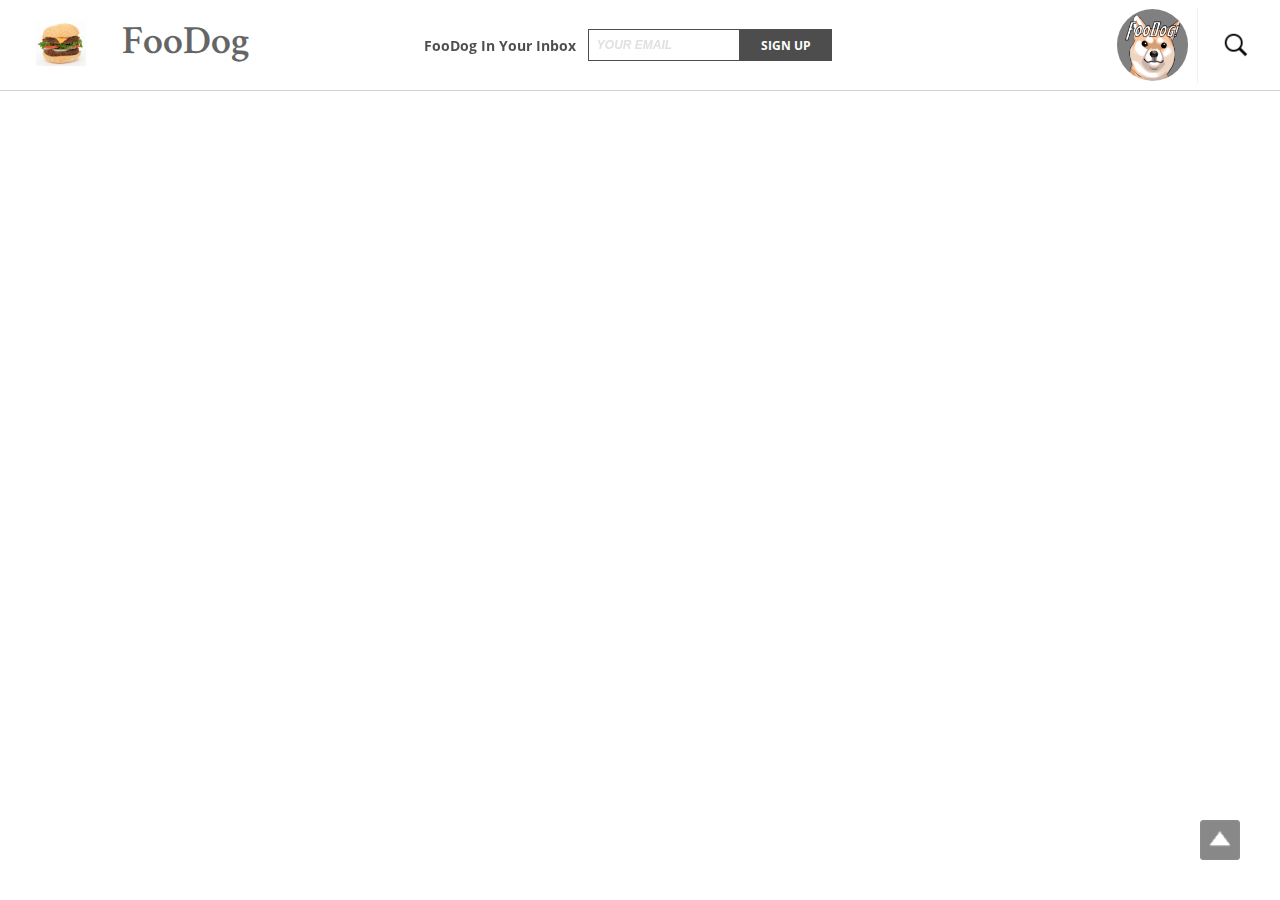
<file: ArticlePage.html>
<!DOCTYPE html>
<html>
<head>
    <meta charset="utf-8" />
    <meta http-equiv="X-UA-Compatible" content="IE=edge">
    <title>article-Specific-Page</title>
    <meta name="viewport" content="width=device-width, initial-scale=1">
    <link rel="stylesheet" type="text/css" media="screen" href="articlePage.css" />
    <link rel="stylesheet" type="text/css" media="screen" href="effects.css" />
    <link rel="stylesheet" type="text/css" media="screen" href="responsive.css" />
    <link rel="stylesheet" type="text/css" media="screen" href="footer_all.css" />
    <link rel="stylesheet" type="text/css" media="screen" href="navbar_for_other_page.css" />
    <link rel="stylesheet" href="searchResults.css">


    <!-- <link rel="stylesheet" type="text/css" media="screen" href="effects.css" />
    <link rel="stylesheet" type="text/css" media="screen" href="footer_above_IPADS.css" /> 
    <link rel="stylesheet" type="text/css" media="screen" href="footer_IPADS.css" />
    <link rel="stylesheet" type="text/css" media="screen" href="footer_below_IPAD.css" /> -->

    <link rel="stylesheet" href="https://use.fontawesome.com/releases/v5.5.0/css/all.css" integrity="sha384-B4dIYHKNBt8Bc12p+WXckhzcICo0wtJAoU8YZTY5qE0Id1GSseTk6S+L3BlXeVIU"
        crossorigin="anonymous">



</head>
<body>
    <header>
        <div class="navbar-container">
            <div class="navbar-container-row1-other">
                <div class="hamburger-menu">
                    <a class="top-bar-button">
                        <img src="images/Social-media/header/burger1.jpg" />
                    </a>
                </div>
                <div class="navbar-title">
                    <h1>FooDog</h1>
                </div>
                <div class="navbar-email">

                    <p>FooDog In Your Inbox</p>
                    <input type="text" placeholder="YOUR EMAIL">

                    <div class="navbar-email-sign-up">SIGN UP</div>
                </div>
                <div class="search-and-social-button">
                    <div id="doggy-menu"><img src="images/shiba2.png" /></div>
                    <div class="searchIcon" id="searchTrigger"><img src="images/Social-media/header/iconfinder_icon-ios7-search-strong_211817.png" /></div>

                </div>
            </div>

        </div>
    </header>
    <section class="popup-menu">
        <div class="popup-menu-close" style="color:white">X

        </div>
        <div class="popup-menu-inner">
            <div class="popup-menu-social-1">
                <div><img src="images/Social-media/header/iconfinder_06-facebook_104498.png" /></div>
                <div><img src="images/Social-media/header/iconfinder_03-twitter_104501.png" /></div>
                <div><img src="images/Social-media/header/iconfinder_38-instagram_1161953.png" /></div>

            </div>
            <div class="popup-menu-social-2">
                <div><img src="images/Social-media/facebook1.png" /></div>
                <div><img src="images/Social-media/twitter1.png" /></div>
                <div><img src="images/Social-media/instagram2.png" /></div>

            </div>
            <div class="popup-zone1">
                <div class="popup-zone1-title">CATAGORIES</div>
                <div class="popup-zone1-category">
                    <ul>
                        <li><b>Community</b></li>
                        <li><b>Featured</b></li>
                        <li><b>Lifestyle</b></li>
                        <li><b>Nutrition</b></li>
                        <li id="popup-zone1-special-one"><b>Wellness</b></li>
                    </ul>
                </div>
            </div>
            <div class="popup-menu-search">

                <input type="text" placeholder="Search and hit enter... ">
                <div class="popup-menu-search-button"><img src="images/Social-media/header/iconfinder_icon-ios7-search-strong_211817.png" />
                </div>
            </div>
        </div>
    </section>
    <div id="myModal" class="modal">
        <div class="modal-content">
            <script>
                (function () {
                    var cx = '012948574888285971672:msvx9lhnzgu';
                    var gcse = document.createElement('script');
                    gcse.type = 'text/javascript';
                    gcse.async = true;
                    gcse.src = 'https://cse.google.com/cse.js?cx=' + cx;
                    var s = document.getElementsByTagName('script')[0];
                    s.parentNode.insertBefore(gcse, s);
                })();
            </script>
            <gcse:search></gcse:search>
        </div>
    </div>

    <div class="mainContainer">
        <div id="page">
        </div>
    </div>

    <div class="main-footer">
    </div>

    <div id="go-up-icon">
    </div>

    <!-----------------------------FOOTER------------------------------>



    <!-- ----------------------------------------------------------------->

   <!--  <footer>
        <div class="footer-row1">

            <div class="container-row1">
                <div class="zone1">
                    <div class="footer-title">CATAGORIES</div>
                    <div class="container-category">
                        <ul>
                            <li><b>Community</b></li>
                            <li><b>Featured</b></li>
                            <li><b>Lifestyle</b></li>
                            <li><b>Nutrition</b></li>
                            <li id="special-one"><b>Wellness</b></li>
                        </ul>
                    </div>
                </div>

                <div class="popular-col">
                    <div class="footer-title">POPULAR POSTS</div>
                    <div class="container-popular">

                        <article class="popular-row">
                            <div class="img-rand-foot"><img src="images/dog1.jpg" /></div>
                            <div class="txt-rand-foot"><b>5 reasons your dog is vomiting</b></div>
                        </article>
                        <article class="popular-row">
                            <div class="img-rand-foot"><img src="images/dog1.jpg" /></div>
                            <div class="txt-rand-foot"><b>Top 14 Fresh Snacks for Dogs </b></div>
                        </article>
                        <article class="popular-row">
                            <div class="img-rand-foot"><img src="images/dog1.jpg" /></div>
                            <div class="txt-rand-foot"><b>The 11 Dog Food Label Tricks Every Owner Needs to Know</b></div>
                        </article>
                    </div>
                </div>

                <div class="instagram-col">
                    <div class="footer-title">INSTAGRAM</div>
                    <div class="container-instagram">
                        <div><img src="images/dog2.jpg" /></div>
                        <div><img src="images/dog2.jpg" /></div>
                        <div><img src="images/dog2.jpg" /></div>
                        <div><img src="images/dog2.jpg" /></div>
                        <div><img src="images/dog2.jpg" /></div>
                        <div><img src="images/dog2.jpg" /></div>
                        <div><img src="images/dog2.jpg" /></div>
                        <div><img src="images/dog2.jpg" /></div>
                        <div><img src="images/dog2.jpg" /></div>
                    </div>
                </div>
            </div>
        </div>
    </footer>
    <footer2>
        <div class="footer-row2-1">
            <div class="container-social">
                <div><img src="images/Social-media/facebook1.png" /></div>
                <div><img src="images/Social-media/twitter1.png" /></div>
                <div><img src="images/Social-media/instagram1.png" /></div>
            </div>
        </div>
        <div class="footer-row2-2">
            <div>2017 &#169; The Farmer's Dog</div>
        </div>
    </footer2> -->

    <script src="script.js"></script>
    <script src="js/article.js"></script>
    <script src="js/footer.js"></script>

</body>

</html>
</file>
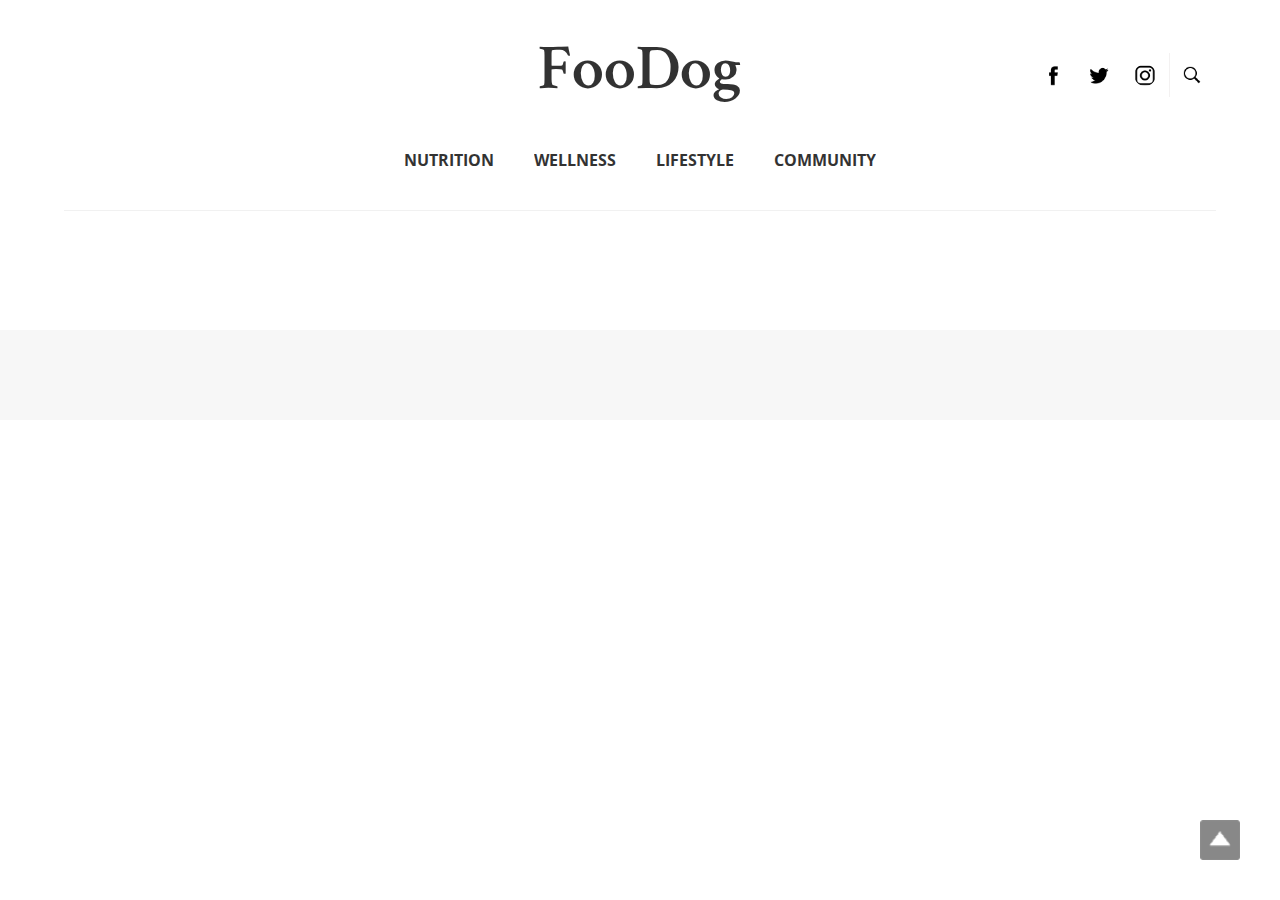
<file: CategoryPage.html>
<!doctype html>
<html lang="en">

<head>
    <meta charset="utf-8">
    <meta name="viewport" content="width=device-width, initial-scale=1">
    <!-- <link rel="stylesheet" href="https://use.fontawesome.com/releases/v5.5.0/css/all.css" integrity="sha384-B4dIYHKNBt8Bc12p+WXckhzcICo0wtJAoU8YZTY5qE0Id1GSseTk6S+L3BlXeVIU"
        crossorigin="anonymous"> -->
    <link rel="stylesheet" href="mobile.css">
    <link rel="stylesheet" href="responsive.css">
    <link rel="stylesheet" type="text/css" media="screen" href="effects.css" />
    <link rel="stylesheet" type="text/css" media="screen" href="navbar_for_other_page.css" />
    <link rel="stylesheet" type="text/css" media="screen" href="footer_all.css" />
    <link rel="stylesheet" type="text/css" media="screen" href="searchResults.css" />
    <!-- <link rel="stylesheet" type="text/css" media="screen" href="modal.css" /> -->
    <link rel="stylesheet" type="text/css" media="screen" href="navbar_main.css" />
    
    <title>FooDog</title>
</head>

<body>
    <header>
        <div class="navbar-container">
            <div class="navbar-container-row1">
                <div class="hamburger-menu">

                    <a class="top-bar-button">
                        <img src="images/Social-media/header/burger1.jpg" />
                    </a>

                </div>
                <div class="navbar-title">
                    <h1><a href="index.html">FooDog</a></h1>
                </div>
                <div class="search-and-social-button">
                    <div><img class="facebook_top" src="images/Social-media/header/iconfinder_06-facebook_104498.png" /></div>
                    <div><img class="twitter_top" src="images/Social-media/header/iconfinder_03-twitter_104501.png" /></div>
                    <div><img class="instagram_top" src="images/Social-media/header/iconfinder_38-instagram_1161953.png" /></div>
                    <div class="searchIcon" id="searchTrigger" onclick="showModal()"><img src="images/Social-media/header/iconfinder_icon-ios7-search-strong_211817.png" /></div>

                </div>
            </div>
            <div class="navbar-container-row2">
                <div class="navbar-select-menu">
                    <a class="nutrition" href="CategoryPage.html?cat=nutrition">NUTRITION</a>
                    <a href="CategoryPage.html?cat=wellness">WELLNESS</a>
                    <a href="CategoryPage.html?cat=lifestyle">LIFESTYLE</a>
                    <a href="CategoryPage.html?cat=community">COMMUNITY</a>
                </div>
            </div>
        </div>
    </header>

    <section class="popup-menu">
        <div class="popup-menu-close" style="color:white">X

        </div>
        <div class="popup-menu-inner">
            <div class="popup-menu-social-1">
                <div><img src="images/Social-media/header/iconfinder_06-facebook_104498.png" /></div>
                <div><img src="images/Social-media/header/iconfinder_03-twitter_104501.png" /></div>
                <div><img src="images/Social-media/header/iconfinder_38-instagram_1161953.png" /></div>

            </div>
            <div class="popup-menu-social-2">
                <div><img src="images/Social-media/facebook1.png" /></div>
                <div><img src="images/Social-media/twitter1.png" /></div>
                <div><img src="images/Social-media/instagram2.png" /></div>

            </div>
            <div class="popup-zone1">
                <div class="popup-zone1-title">CATAGORIES</div>
                <div class="popup-zone1-category">
                    <ul>
                        <li><a href="CategoryPage.html?cat=community">Community</a></li>
                        <li><a href="CategoryPage.html?cat=healthcare">Healthcare</a></li>
                        <li><a href="CategoryPage.html?cat=lifestyle">Lifestyle</a></li>
                        <li><a href="CategoryPage.html?cat=nutrition">Nutrition</a></li>
                        <li id="popup-zone1-special-one"><a href="CategoryPage.html?cat=wellness">Wellness</a></li>
                    </ul>
                </div>
            </div>
            <div class="popup-menu-search">

                <input type="text" placeholder="Search and hit enter... ">
                <div class="popup-menu-search-button"><img src="images/Social-media/header/iconfinder_icon-ios7-search-strong_211817.png" />
                </div>
            </div>
        </div>
    </section>

    <!--NEXT TO DO <section class="popup-modal"></section> -->

    <div id="myModal" class="modal">
        <div class="modal-content">
            <script>
                (function () {
                    var cx = '012948574888285971672:msvx9lhnzgu';
                    var gcse = document.createElement('script');
                    gcse.type = 'text/javascript';
                    gcse.async = true;
                    gcse.src = 'https://cse.google.com/cse.js?cx=' + cx;
                    var s = document.getElementsByTagName('script')[0];
                    s.parentNode.insertBefore(gcse, s);
                })();
            </script>
            <gcse:search></gcse:search>
        </div>
    </div>
    <script src="js/category.js"></script>
    <main>
    </main>
    <div class="category-pagecounter">
    </div>
    <div class="main-footer">
    </div>
    <div id="go-up-icon">
    </div>
    <script src="script.js"></script>
    <script src="js/footer.js"></script>
    
</body>

</html>
</file>
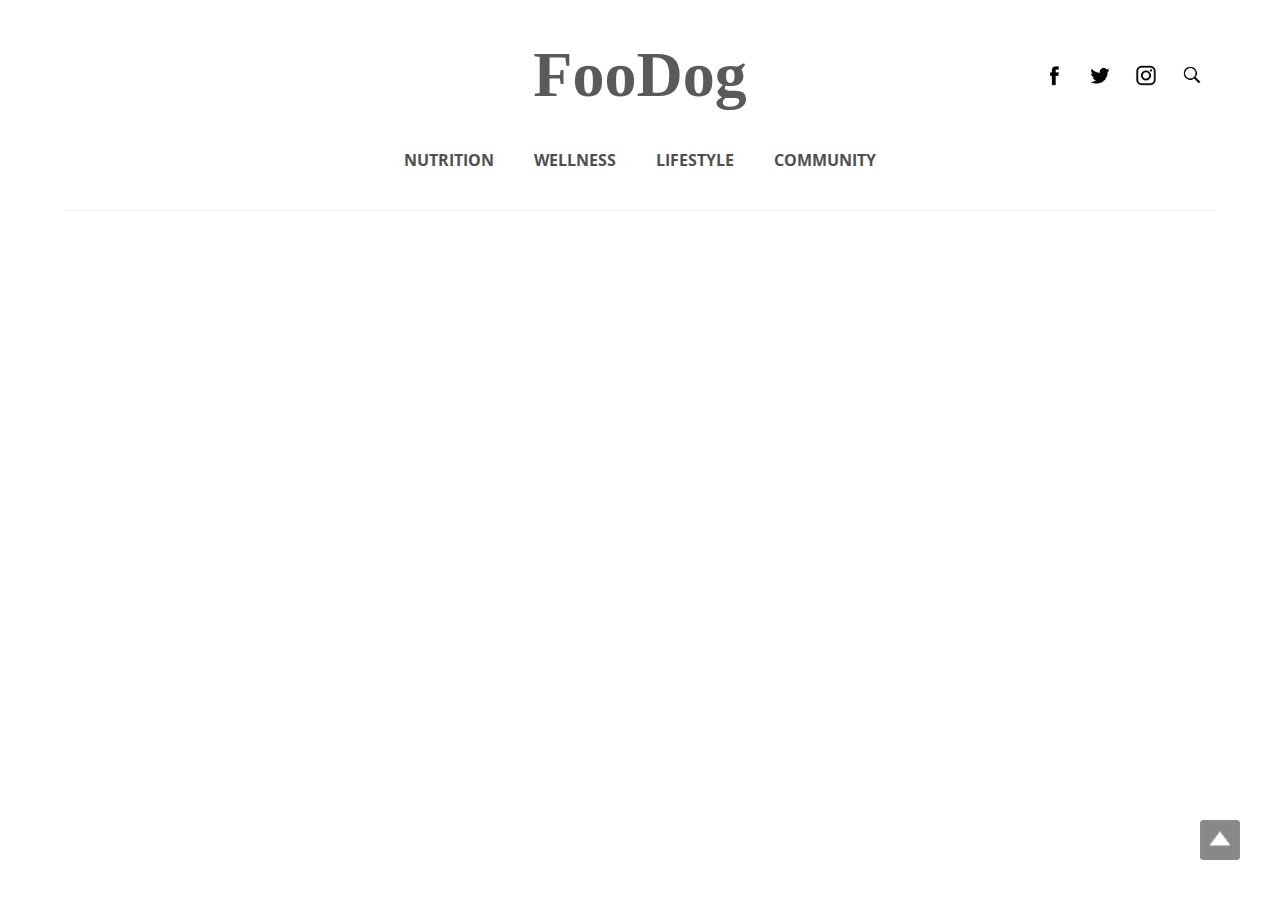
<file: index - Copy.html>
<!DOCTYPE html>
<html>

<head>
    <meta charset="utf-8" />
    <meta http-equiv="X-UA-Compatible" content="IE=edge">
    <title>Page Title</title>
    <meta name="viewport" content="width=device-width, initial-scale=1">

    <!-- Stylesheets -->
    
    <link rel="stylesheet" href="landing_page.css">
    
    <link rel="stylesheet" type="text/css" media="screen" href="effects.css" /> 
    <link rel="stylesheet" type="text/css" media="screen" href="navbar_main.css" /> 
    <link rel="stylesheet" type="text/css" media="screen" href="footer_all.css" />
    <link rel="stylesheet" type="text/css" media="screen" href="searchResults.css" />
    <!-- External Fonts -->

    <title>FooDog</title>
    <!-- CSS -->
</head>

<body><header>
    <div class="navbar-container">
        <div class="navbar-container-row1">
            <div class="hamburger-menu">

                <a class="top-bar-button" >
                    <img src="images/Social-media/header/burger1.jpg" />
                </a>

            </div>
            <div class="navbar-title" id="mainpage-title">
                <h1>FooDog</h1>
            </div>
            <div class="search-and-social-button">
                <div><img class="facebook_top" src="images/Social-media/header/iconfinder_06-facebook_104498.png" /></div>
                <div><img class="twitter_top" src="images/Social-media/header/iconfinder_03-twitter_104501.png" /></div>
                <div><img class="instagram_top" src="images/Social-media/header/iconfinder_38-instagram_1161953.png" /></div>
                
                <div class="searchIcon" id="searchTrigger">
                    <img src="images/Social-media/header/iconfinder_icon-ios7-search-strong_211817.png" />
                </div>
                </div>
        </div>
        <div class="navbar-container-row2">
            <div class="navbar-select-menu">
                <a class="nutrition" href="#nutrition.html">NUTRITION</a>
                <a href="#wellness.html">WELLNESS</a>
                <a href="#lifestyle.html">LIFESTYLE</a>
                <a href="#community.html">COMMUNITY</a>
            </div>
        </div>
    </div>
</header>
<!--Popup block-->
    <section class="popup-menu">
        <div class="popup-menu-close" style="color:white">X

        </div>
        <div class="popup-menu-inner">
            <div class="popup-menu-social-1">
                <div><img src="images/Social-media/header/iconfinder_06-facebook_104498.png" /></div>
                <div><img src="images/Social-media/header/iconfinder_03-twitter_104501.png" /></div>
                <div><img src="images/Social-media/header/iconfinder_38-instagram_1161953.png" /></div>

            </div>
            <div class="popup-menu-social-2">
                <div><img src="images/Social-media/facebook1.png" /></div>
                <div><img src="images/Social-media/twitter1.png" /></div>
                <div><img src="images/Social-media/instagram2.png" /></div>

            </div>
            <div class="popup-zone1">
                <div class="popup-zone1-title">CATAGORIES</div>
                <div class="popup-zone1-category">
                    <ul>
                        <li><b>Community</b></li>
                        <li><b>Featured</b></li>
                        <li><b>Lifestyle</b></li>
                        <li><b>Nutrition</b></li>
                        <li id="popup-zone1-special-one"><b>Wellness</b></li>
                    </ul>
                </div>
            </div>
            <div class="popup-menu-search">

                <input type="text" placeholder="Search and hit enter... ">
                <div class="popup-menu-search-button"><img src="images/Social-media/header/iconfinder_icon-ios7-search-strong_211817.png" />
                </div>
            </div>
        </div>
    </section>
    <!--END popup block-->
    
   
   

            <main-landing>

                </main-landing>
                <div class="main-footer">
                    </div>
                    <div id="go-up-icon">
                    </div>
                    
        <!-- Optional JavaScript -->
        <script src="script.js"></script>
        
        <script src="js/footer.js"></script>
        
        <script src="js/landing.js"></script>
      
</body>

</html>
</file>
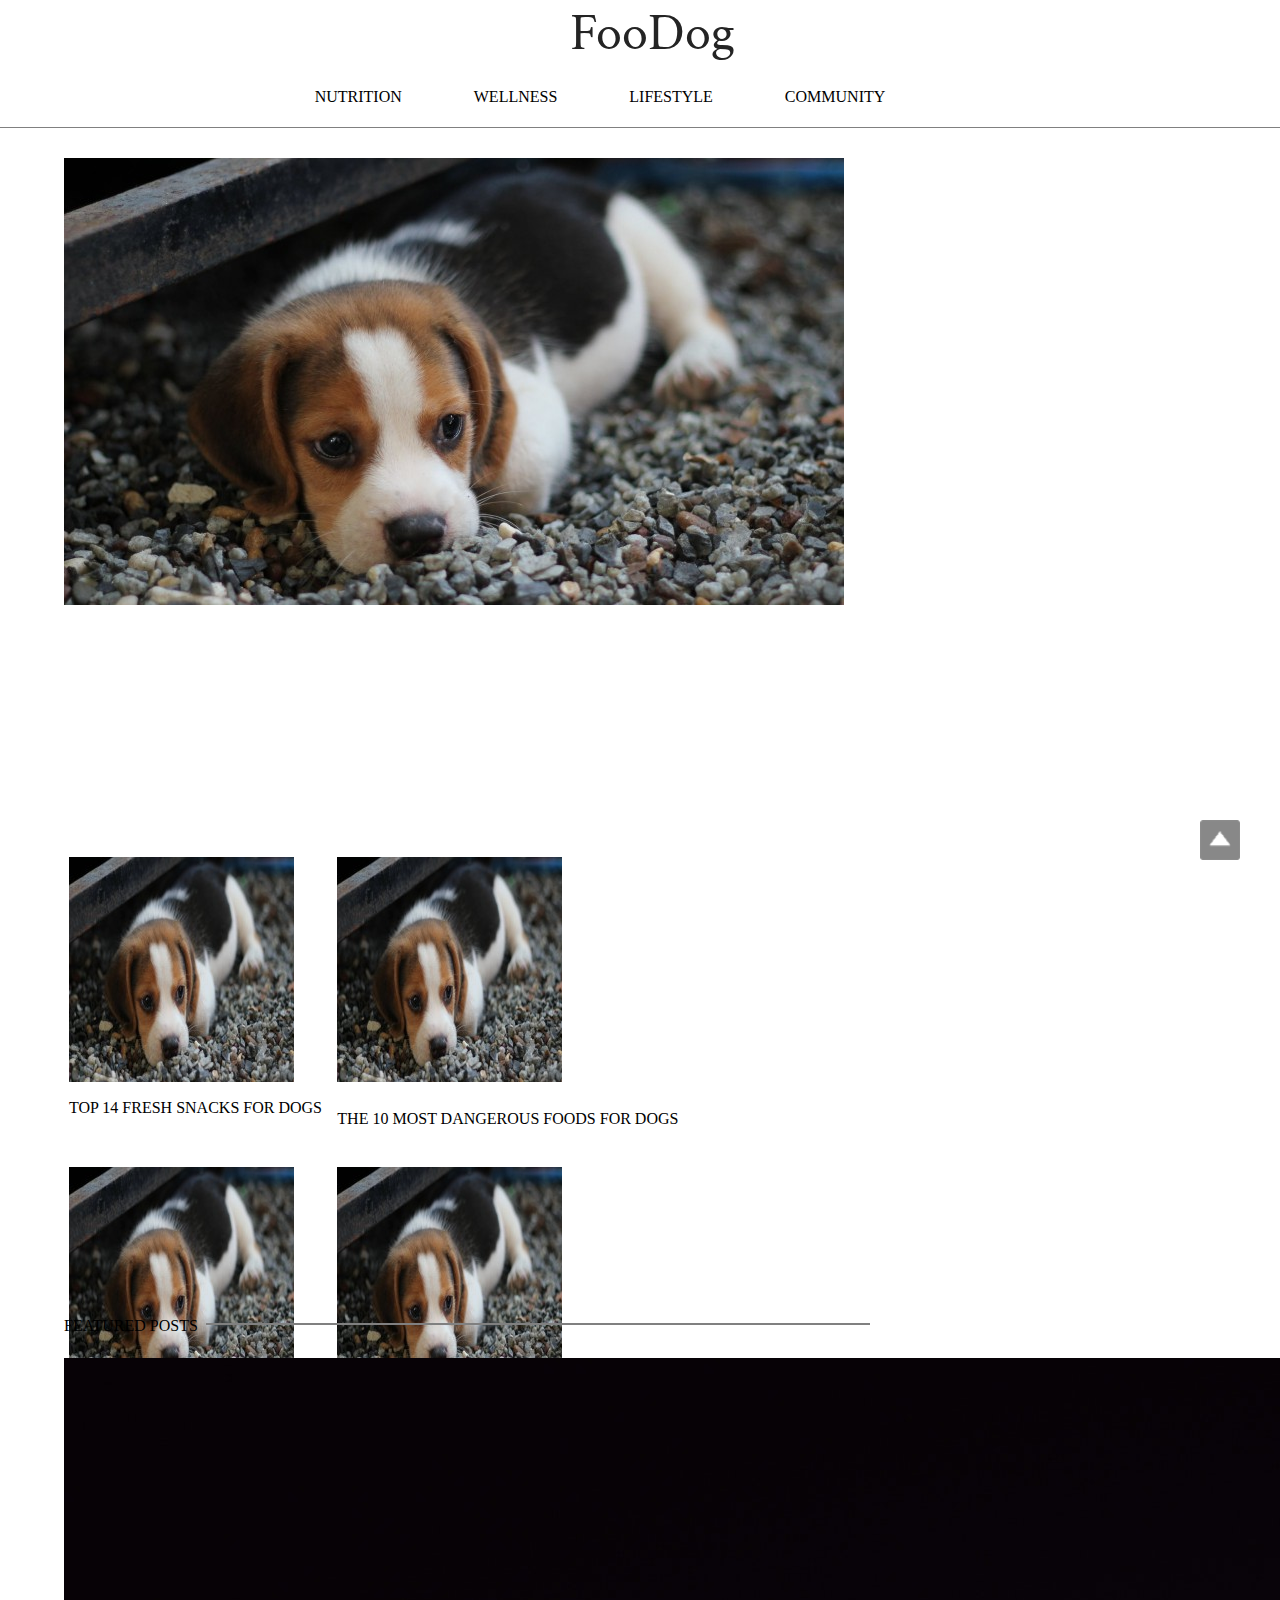
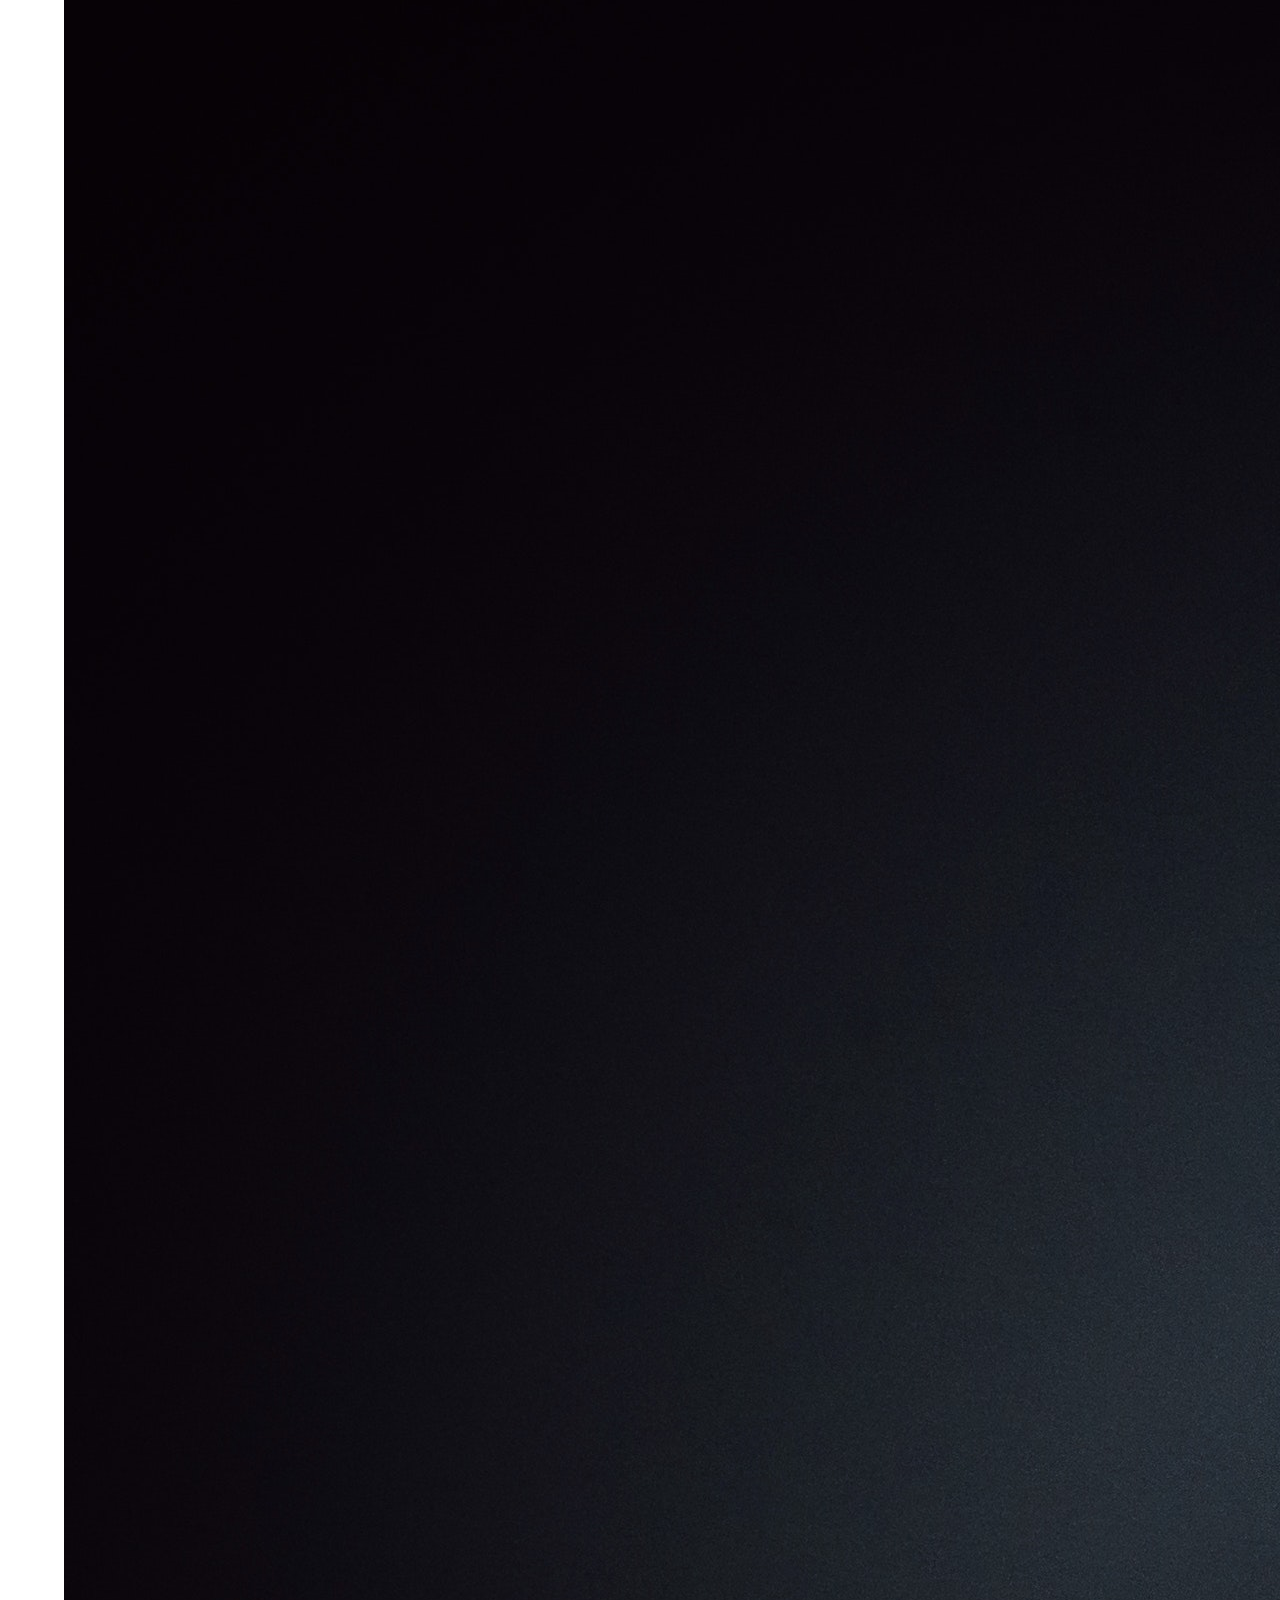
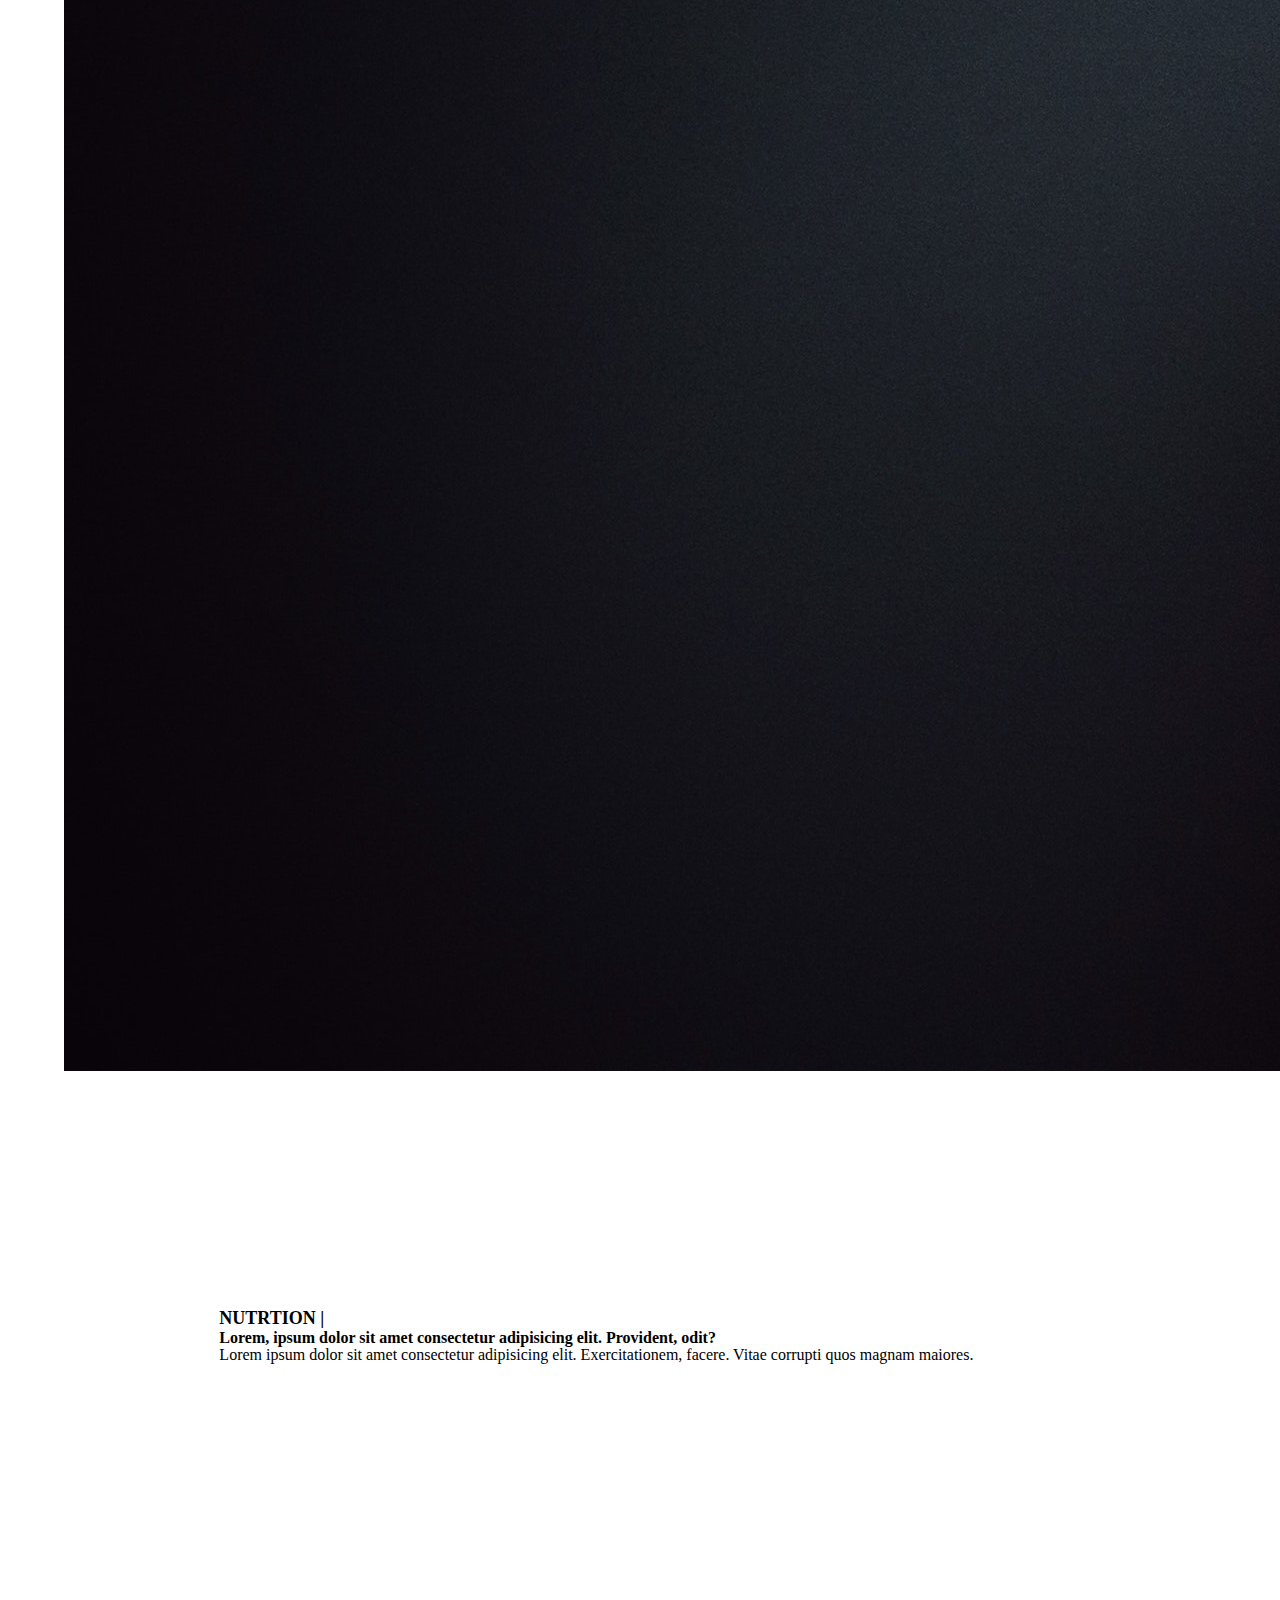
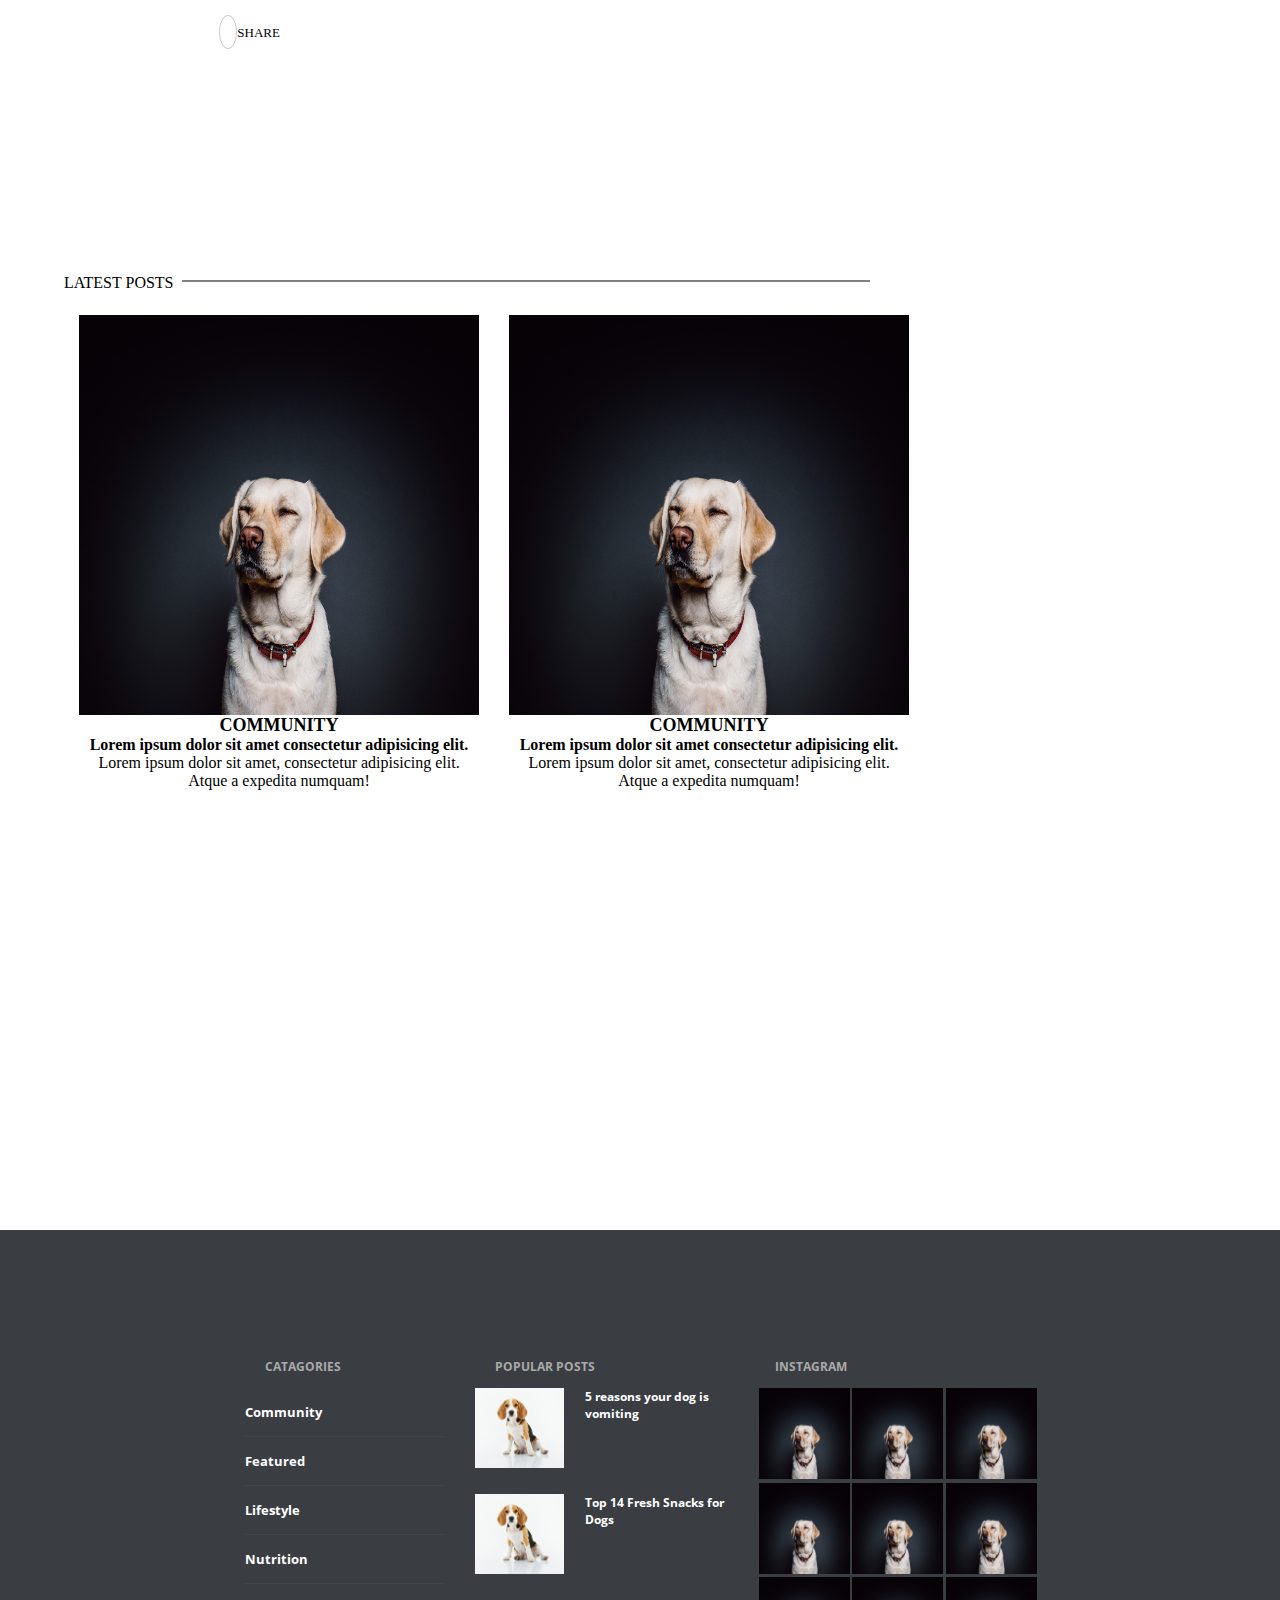
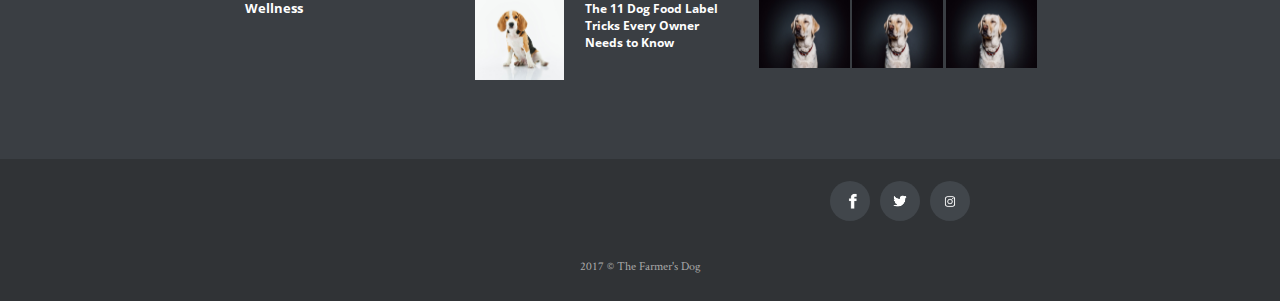
<file: LandingPage.html>
<!doctype html>
<html lang="en">
  <head>
    <!-- Required meta tags -->
    <meta charset="utf-8">
    <meta name="viewport" content="width=device-width, initial-scale=1, shrink-to-fit=no">

    <!-- Stylesheets -->
    <link rel="stylesheet" href="mobile.css">
    <link rel="stylesheet" href="https://stackpath.bootstrapcdn.com/bootstrap/4.1.3/css/bootstrap.min.css" integrity="sha384-MCw98/SFnGE8fJT3GXwEOngsV7Zt27NXFoaoApmYm81iuXoPkFOJwJ8ERdknLPMO"
    crossorigin="anonymous">
    <link rel="stylesheet" type="text/css" media="screen" href="header.css" />
    <link rel="stylesheet" type="text/css" media="screen" href="responsive.css" />
    <link rel="stylesheet" type="text/css" media="screen" href="searchResults.css" />
    <!-- External Fonts -->
    <link rel="stylesheet" href="https://use.fontawesome.com/releases/v5.5.0/css/all.css" integrity="sha384-B4dIYHKNBt8Bc12p+WXckhzcICo0wtJAoU8YZTY5qE0Id1GSseTk6S+L3BlXeVIU" crossorigin="anonymous">
    <link href="https://fonts.googleapis.com/css?family=Crimson+Text" rel="stylesheet">
    <link href="https://fonts.googleapis.com/css?family=Open+Sans" rel="stylesheet">
    <title>FooDog</title>
    <!-- CSS -->
</head>
<body>
    <header>
        <div id="title">
            <span id="mobileMenu">
                <ul id="topbarBackground">
                    <li><a  id="topbarButton" onclick="showExternalLinksClick()"><img src="images/Social-media/open-menu-01-512.png" style="height:15px;width:15px;" ></a></li>
                    <span id="Links">
                        <ol>
                            <li class="topbarred"> 
                                <div id="mobileSocialMedia">
                                    <div><i id="instagram_top" class="fab fa-instagram"></i></div>
                                    <div><i id="twitter_top" class="fab fa-twitter"></i></div>
                                    <div><i id="facebook_top" class="fab fa-facebook"></i></div>
                                </div>
                            </li>
                            <li><a href="" class="topbarred">Categories----</a></li>            
                            <li><a href="" class="topbarred">Nutrition</a></li>                    
                            <li><a href="" class="topbarred">Wellness</a></li>
                            <li><a href="" class="topbarred">Community</a></li>
                            <li><a href="" class="topbarred">Featured</a></li>
                            <li><a href="" class="topbarred">Uncategorized</a></li>
                        </ol>
                    </span>
                </ul>
            </span>
            <span id="titleOfThePage" >FooDog</span>
            <span id="topSocialDiv">
                <div id="searchIcon" onclick="showModal()"><i class="fas fa-search"></i></div>
                <div><i id="instagram_top" class="fab fa-instagram"></i></div>
                <div><i id="twitter_top" class="fab fa-twitter"></i></div>
                <div><i id="facebook_top" class="fab fa-facebook"></i></div>
            </span>
        </div>
        <nav id="navbar">
            <a id="nutrition" href="#nutrition.html">NUTRITION</a>
            <a href="#wellness.html">WELLNESS</a>
            <a href="#lifestyle.html">LIFESTYLE</a>
            <a href="#community.html">COMMUNITY</a>
        </nav>
    </header>
    <div id="myModal" class="modal">
            <div id=modalContainer class="modalContainer">
                <!-- Modal content -->
                <div class="modal-content">
                    <input placeholder="Search and hit enter...">
                    <i class="fas fa-search"></i>
                </div>
            </div>
            
    </div>

<div id="pagecontainer">
    <div id="topContainer" >
        <div id="mainarticle" class="c">
            <a href="#"><img id="imageMain" src="images/image780p.jpg"></a>
            <p class="tagName">wellness</p>
            <p class="mainArticleTitle">5 REASONS YOUR DOG IS VOMITING</p>
        </div>
        <section id="main-sideposts">
            <div id="sideposts1" class="c">

                <div class="imagesContainer">
                    <img class="imageSquare" src="images/imageSquare.jpg">
                    <p class="subtitle">TOP 14 FRESH SNACKS FOR DOGS</p>
                </div>
                <div class="imagesContainer">
                    <img class="imageSquare" src="images/imageSquare.jpg">
                    <p class="subtitle">WHY SKINNY DOGS LIVE LONGER</p>
                </div>
            </div>
            <div id="sideposts2" class="c">
                <div class="imagesContainer">
                    <img class="imageSquare" src="images/imageSquare.jpg">
                    <p class="subtitle">THE 10 MOST DANGEROUS FOODS FOR DOGS</p>
                </div>
                <div class="imagesContainer">
                    <img class="imageSquare" src="images/imageSquare.jpg">
                    <p class="subtitle">THE HISTORY OF COMMERCIAL PET FOOD: A GREAT AMERICAN MARKETING STORY</p>
                </div>

            </div>
        </section>
    </div>
    <div class="split-line" >FEATURED POSTS</div>
    <div>
        <div class="row" style="margin-bottom: 5%;width: 100%;">
            <div class="col" style="margin-bottom:6%">
                <a href="#"><img src="images/dog2.jpg" class="img-fluid"></a>
            </div>
            <div class="col" style="margin-bottom:6%;padding-left:4%">
                <a href="#"  class="tagName">NUTRTION |</a>
                <h4><a href="#" class="header-link">Lorem, ipsum dolor sit amet
                        consectetur adipisicing elit. Provident, odit?</a></h4>
                <p style="line-height: 1"><a href="#" class="paragraph-link">Lorem ipsum dolor sit amet
                        consectetur adipisicing elit. Exercitationem, facere. Vitae corrupti quos magnam
                        maiores.</a></p>
                <div class="share-icon" style="margin-top: 7%; align-items: baseline; font-size: 13px;"><i class="fas fa-share" style="border: 1px solid #cbcbcb;border-radius:50%;padding:8px; font-size: 15px;"></i>
                    SHARE</div>
            </div>

        </div>
    </div>
    <div class="split-line">LATEST POSTS</div>
    <div class="last-section">
        <div class="left latestPost">
            <div><a href="#"><img src="images/dog2.jpg"></a></div>
            <div><a href="#"  class="tagName">COMMUNITY</a>
            <a href="#"><h4>Lorem ipsum dolor sit amet consectetur adipisicing elit.</h4></a>
            <p>Lorem ipsum dolor sit amet, consectetur adipisicing elit. Atque a expedita numquam!</p>
            </div>
        </div>
        <div class="right latestPost">
            <div><a href="#"><img src="images/dog2.jpg"></a></div>
            <div><a href="#" class="tagName">COMMUNITY</a>
            <a href="#"><h4>Lorem ipsum dolor sit amet consectetur adipisicing elit.</h4></a>
            <p>Lorem ipsum dolor sit amet, consectetur adipisicing elit. Atque a expedita numquam!</p>
            </div>
        </div>
    </div>
</div>
    </div>

    <!-- ----------------------------------------------------------------->
    <div id="footerContainedHere">
            <footer>
                    <div class="footer-row1">
            
                        <div class="container-row1">
                            <div class="zone1">
                                <div class="footer-title">CATAGORIES</div>
                                <div class="container-category">
                                    <ul>
                                    <li><b>Community</b></li>
                                    <li><b>Featured</b></li>
                                    <li><b>Lifestyle</b></li>
                                    <li><b>Nutrition</b></li>
                                    <li id="special-one"><b>Wellness</b></li>
                                </ul>
                                </div>
                            </div>
            
                            <div class="popular-col">
                                <div class="footer-title">POPULAR POSTS</div>
                                <div class="container-popular">
            
                                    <article class="popular-row">
                                        <div class="img-rand-foot"><img src="images/dog1.jpg" /></div>
                                        <div class="txt-rand-foot"><b>5 reasons your dog is vomiting</b></div>
                                    </article>
                                    <article class="popular-row">
                                        <div class="img-rand-foot"><img src="images/dog1.jpg" /></div>
                                        <div class="txt-rand-foot"><b>Top 14 Fresh Snacks for Dogs </b></div>
                                    </article>
                                    <article class="popular-row">
                                        <div class="img-rand-foot"><img src="images/dog1.jpg" /></div>
                                        <div class="txt-rand-foot"><b>The 11 Dog Food Label Tricks Every Owner Needs to Know</b></div>
                                    </article>
                                </div>
                            </div>
            
                            <div class="instagram-col">
                                <div class="footer-title">INSTAGRAM</div>
                                <div class="container-instagram">
                                    <div><img src="images/dog2.jpg" /></div>
                                    <div><img src="images/dog2.jpg" /></div>
                                    <div><img src="images/dog2.jpg" /></div>
                                    <div><img src="images/dog2.jpg" /></div>
                                    <div><img src="images/dog2.jpg" /></div>
                                    <div><img src="images/dog2.jpg" /></div>
                                    <div><img src="images/dog2.jpg" /></div>
                                    <div><img src="images/dog2.jpg" /></div>
                                    <div><img src="images/dog2.jpg" /></div>
                                </div>
                            </div>
                        </div>
                    </div>
                </footer>
                <footer2>
                    <div class="footer-row2-1">
                        <div class="container-social">
                            <div><img src="images/Social-media/facebook1.png" /></div>
                            <div><img src="images/Social-media/twitter1.png" /></div>
                            <div><img src="images/Social-media/instagram1.png" /></div>
                            </div>
                        </div>
                        <div class="footer-row2-2">
                            <div>2017 &#169; The Farmer's Dog</div>
                        </div>
            </footer2>
    </div>
<div id="go-up-icon">

</div>


    <!-- Optional JavaScript -->
    <script src="script.js"></script>
    <script>

        var externalLinks = document.getElementById('Links');
    function showExternalLinksClick() {
            if (externalLinks.style.display === "block") {
                externalLinks.style.display = "none";
                topbarBackground.style.marginRight  = "1em";
                topbarBackground.style.maxHeight = "50px";
            } else {
                externalLinks.style.display = "block";
                topbarBackground.style.marginRight = "0em";
                topbarBackground.style.maxHeight = "300px";
            }
          }</script>
</body>
</html>
</file>
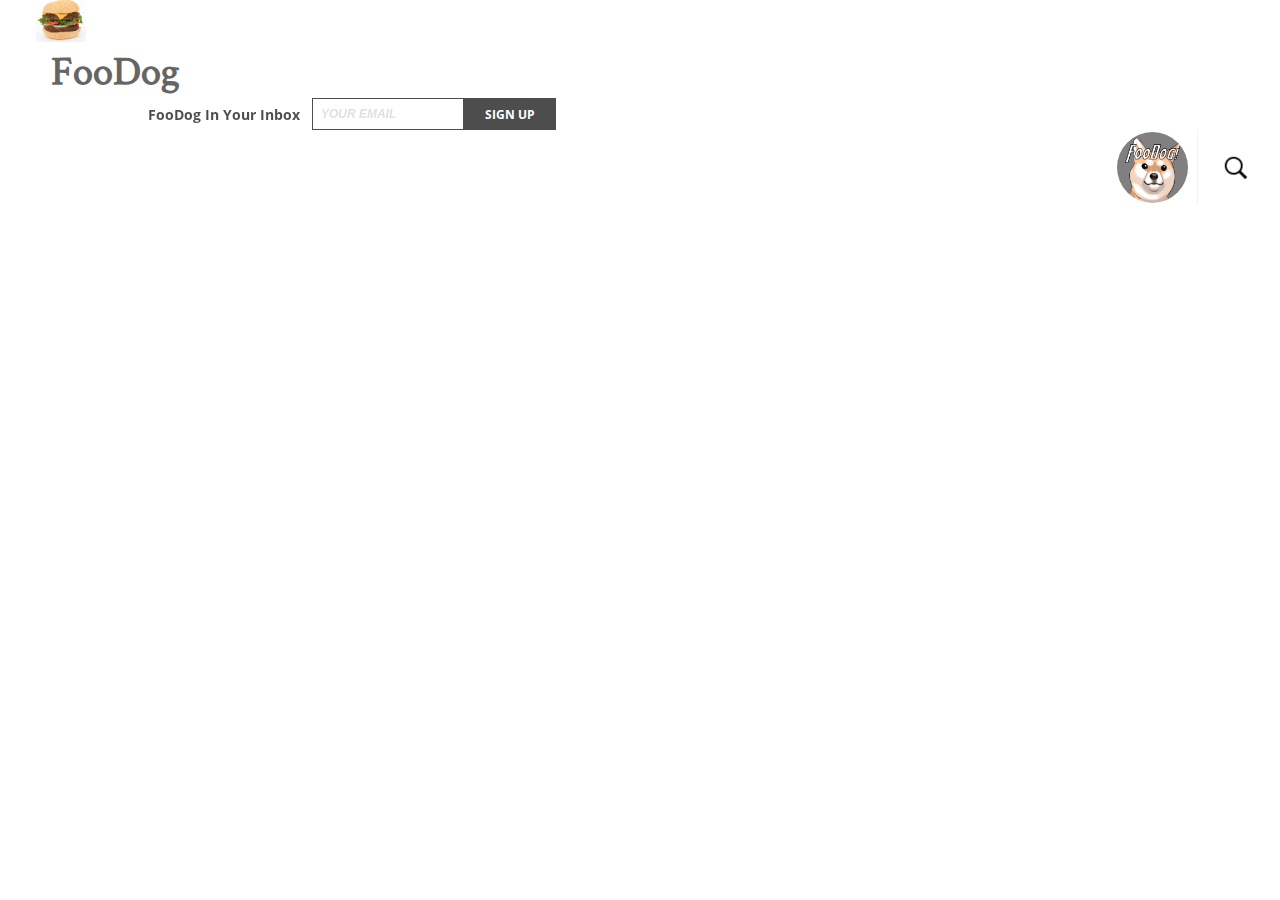
<file: navbar_for_other_page.html>
<!DOCTYPE html>
<html>

<head>
    <!-- Required meta tags -->
    <meta charset="utf-8">
    <meta name="viewport" content="width=device-width, initial-scale=1, shrink-to-fit=no">

    <!-- Stylesheets -->
    <link rel="stylesheet" type="text/css" media="screen" href="navbar_for_other_page.css" />
    <link rel="stylesheet" type="text/css" media="screen" href="footer_all.css" />
    <link rel="stylesheet" type="text/css" media="screen" href="searchResults.css" />
    <link rel="stylesheet" type="text/css" media="screen" href="modal.css" />
    <title>FooDog</title>
    <!-- CSS -->
</head>

<body>
    <header>
        <div class="navbar-container">
            <div class="navbar-container-row1">
                <div class="hamburger-menu">
                    <a class="top-bar-button">
                        <img src="images/Social-media/header/burger1.jpg" />
                    </a>
                </div>
                <div class="navbar-title">
                    <h1>FooDog</h1>
                </div>
                <div class="navbar-email">

                    <p>FooDog In Your Inbox</p>
                    <input type="text" placeholder="YOUR EMAIL">
                
                <div class="navbar-email-sign-up">SIGN UP</div>
            </div>
            <div class="search-and-social-button">
                <div id="doggy-menu"><img src="images/shiba2.png" /></div>
                <div class="searchIcon" id="searchTrigger" onclick="showModal()"><img src="images/Social-media/header/iconfinder_icon-ios7-search-strong_211817.png" /></div>

            </div>
        </div>

        </div>
    </header>

    <section class="popup-menu">
        <div class="popup-menu-close" style="color:white">X

        </div>
        <div class="popup-menu-inner">
            <div class="popup-menu-social-1">
                <div><img src="images/Social-media/header/iconfinder_06-facebook_104498.png" /></div>
                <div><img src="images/Social-media/header/iconfinder_03-twitter_104501.png" /></div>
                <div><img src="images/Social-media/header/iconfinder_38-instagram_1161953.png" /></div>

            </div>
            <div class="popup-menu-social-2">
                <div><img src="images/Social-media/facebook1.png" /></div>
                <div><img src="images/Social-media/twitter1.png" /></div>
                <div><img src="images/Social-media/instagram2.png" /></div>

            </div>
            <div class="popup-zone1">
                <div class="popup-zone1-title">CATAGORIES</div>
                <div class="popup-zone1-category">
                    <ul>
                        <li><b>Community</b></li>
                        <li><b>Featured</b></li>
                        <li><b>Lifestyle</b></li>
                        <li><b>Nutrition</b></li>
                        <li id="popup-zone1-special-one"><b>Wellness</b></li>
                    </ul>
                </div>
            </div>
            <div class="popup-menu-search">

                <input type="text" placeholder="Search and hit enter... ">
                <div class="popup-menu-search-button"><img src="images/Social-media/header/iconfinder_icon-ios7-search-strong_211817.png" />
                </div>
            </div>
        </div>
    </section>

    <!--NEXT TO DO <section class="popup-modal"></section> -->


    <!-- <script>
        var externalLinks = document.getElementById('Links');

        function showExternalLinksClick() {
            if (externalLinks.style.display === "block") {
                externalLinks.style.display = "none";
                topbarBackground.style.marginRight = "1em";
                topbarBackground.style.maxHeight = "50px";
            } else {
                externalLinks.style.display = "block";
                topbarBackground.style.marginRight = "0em";
                topbarBackground.style.maxHeight = "300px";
            }
        }
    </script>  -->
    <div id="myModal" class="modal">
        <div class="modal-content">
            <script>
                (function () {
                    var cx = '012948574888285971672:msvx9lhnzgu';
                    var gcse = document.createElement('script');
                    gcse.type = 'text/javascript';
                    gcse.async = true;
                    gcse.src = 'https://cse.google.com/cse.js?cx=' + cx;
                    var s = document.getElementsByTagName('script')[0];
                    s.parentNode.insertBefore(gcse, s);
                })();
            </script>
            <gcse:search></gcse:search>
        </div>
    </div>
    <script src="script.js"></script>
</body>

</html>
</file>
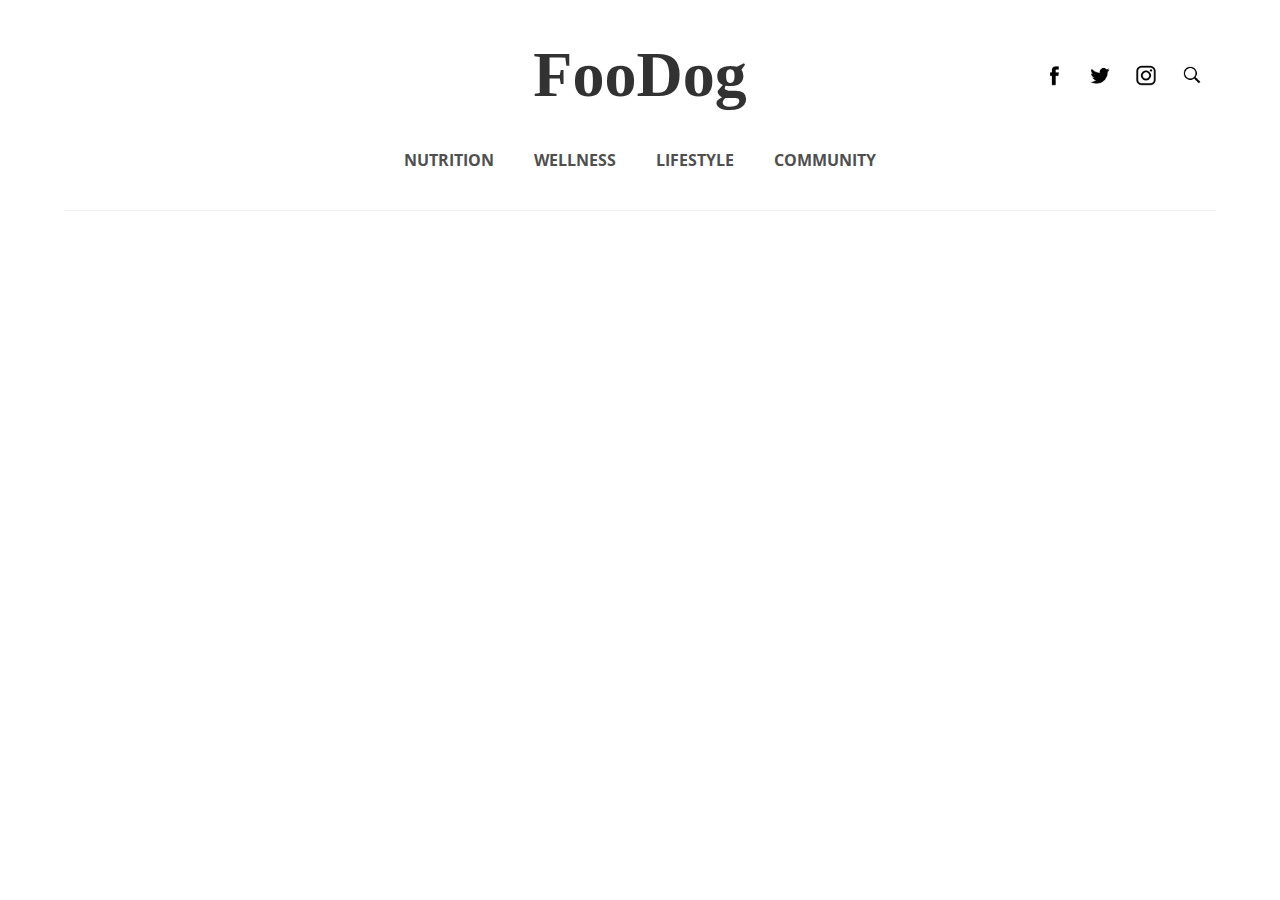
<file: navbar_main.html>
<!DOCTYPE html>
<html>

<head>
    <!-- Required meta tags -->
    <meta charset="utf-8">
    <meta name="viewport" content="width=device-width, initial-scale=1, shrink-to-fit=no">

    <!-- Stylesheets -->
    <link rel="stylesheet" type="text/css" media="screen" href="navbar_main.css" />
    <link rel="stylesheet" type="text/css" media="screen" href="footer_all.css" />
    <link rel="stylesheet" type="text/css" media="screen" href="searchResults.css" />
    <link rel="stylesheet" type="text/css" media="screen" href="modal.css" />
    <title>FooDog</title>
    <!-- CSS -->
</head>

<body>
    <header>
        <div class="navbar-container">
            <div class="navbar-container-row1">
                <div class="hamburger-menu">

                    <a class="top-bar-button" >
                        <img src="images/Social-media/header/burger1.jpg" />
                    </a>

                </div>
                <div class="navbar-title">
                    <h1>FooDog</h1>
                </div>
                <div class="search-and-social-button">
                    <div><img class="facebook_top" src="images/Social-media/header/iconfinder_06-facebook_104498.png" /></div>
                    <div><img class="twitter_top" src="images/Social-media/header/iconfinder_03-twitter_104501.png" /></div>
                    <div><img class="instagram_top" src="images/Social-media/header/iconfinder_38-instagram_1161953.png" /></div>
                    <div class="searchIcon" id="searchTrigger" onclick="showModal()"><img src="images/Social-media/header/iconfinder_icon-ios7-search-strong_211817.png" /></div>

                </div>
            </div>
            <div class="navbar-container-row2">
                <div class="navbar-select-menu">
                    <a class="nutrition" href="#nutrition.html">NUTRITION</a>
                    <a href="#wellness.html">WELLNESS</a>
                    <a href="#lifestyle.html">LIFESTYLE</a>
                    <a href="#community.html">COMMUNITY</a>
                </div>
            </div>
        </div>
    </header>
    
        <section class="popup-menu">
            <div class="popup-menu-close" style="color:white">X

            </div>
            <div class="popup-menu-inner">
                <div class="popup-menu-social-1">
                    <div><img src="images/Social-media/header/iconfinder_06-facebook_104498.png" /></div>
                    <div><img src="images/Social-media/header/iconfinder_03-twitter_104501.png" /></div>
                    <div><img src="images/Social-media/header/iconfinder_38-instagram_1161953.png" /></div>

                </div>
                <div class="popup-menu-social-2">
                    <div><img src="images/Social-media/facebook1.png" /></div>
                    <div><img src="images/Social-media/twitter1.png" /></div>
                    <div><img src="images/Social-media/instagram2.png" /></div>

                </div>
                <div class="popup-zone1">
                    <div class="popup-zone1-title">CATAGORIES</div>
                    <div class="popup-zone1-category">
                        <ul>
                            <li><b>Community</b></li>
                            <li><b>Featured</b></li>
                            <li><b>Lifestyle</b></li>
                            <li><b>Nutrition</b></li>
                            <li id="popup-zone1-special-one"><b>Wellness</b></li>
                        </ul>
                    </div>
                </div>
                <div class="popup-menu-search">

                    <input type="text" placeholder="Search and hit enter... ">
                    <div class="popup-menu-search-button"><img src="images/Social-media/header/iconfinder_icon-ios7-search-strong_211817.png" />
                    </div>
                </div>
            </div>
        </section>
    
    <!--NEXT TO DO <section class="popup-modal"></section> -->

    
    <!-- <script>
        var externalLinks = document.getElementById('Links');

        function showExternalLinksClick() {
            if (externalLinks.style.display === "block") {
                externalLinks.style.display = "none";
                topbarBackground.style.marginRight = "1em";
                topbarBackground.style.maxHeight = "50px";
            } else {
                externalLinks.style.display = "block";
                topbarBackground.style.marginRight = "0em";
                topbarBackground.style.maxHeight = "300px";
            }
        }
    </script>  -->
    <div id="myModal" class="modal">
        <div class="modal-content">
                <script>
                    (function() {
                        var cx = '012948574888285971672:msvx9lhnzgu';
                        var gcse = document.createElement('script');
                        gcse.type = 'text/javascript';
                        gcse.async = true;
                        gcse.src = 'https://cse.google.com/cse.js?cx=' + cx;
                        var s = document.getElementsByTagName('script')[0];
                        s.parentNode.insertBefore(gcse, s);
                    })();
                    </script>
                    <gcse:search></gcse:search>
        </div>
    </div>
    <script src="script.js"></script>
</body>

</html>
</file>
<file: mobile.css>
@font-face {
    font-family: "Crimson1";
    src: url("fonts/CrimsonText-Regular.ttf") format('truetype');
    /*src: url("fonts/CrimsonText-SemiBold.ttf") format('truetype');*/
    /*src: url("fonts/CrimsonText-SemiBoldItalic.ttf") format('truetype');*/
}

@font-face {
    font-family: "CrimsonText";
    src: url("fonts/CrimsonText-Regular.ttf") format('truetype');
    /*src: url("fonts/CrimsonText-SemiBold.ttf") format('truetype');*/
    /*src: url("fonts/CrimsonText-SemiBoldItalic.ttf") format('truetype');*/
}

@font-face {
    font-family: "Open1";
    src: url("fonts/OpenSans-Regular.ttf") format('truetype');
    src: url("fonts/OpenSans-Bold.ttf") format('truetype');
    /*src: url("fonts/OpenSans-SemiBoldItalic.ttf") format('truetype');*/
}

html{
    height: 100%;
    scroll-behavior: smooth;
}

#navbar {
    border-bottom: 1px solid grey;
}


#pagecontainer {
    display: flex;
    flex-direction: column;
    flex-wrap: wrap;
    margin-right: auto;
    margin-left: auto;
    width: 90%;
}

#mobileMenu {
    display: block;
    visibility: hidden;

    max-height: 60px;
    width: 20px;
    max-width: 20px;
    overflow: visible;
}

#mobileSocialMedia {
    display: flex;
}

#Links {
    display: none;
    position: absolute;

    margin-left: -1em;
    width: 100%;
    background-color: white;
}

#Links > ol > li {
    list-style: none;
    text-align: left;

}

#topContainer{
    display: flex;  
    flex-direction: column;
}

#main-sideposts {
    display: flex;
}

#sideposts2 {
    max-width: 485px ;
}

#sideposts1 {
    max-width: 485px ;
}
#imageMain{
    max-width: 90vw;
}



.imageSquare{
    width: 225px;
    height: 225px;
}

.imagesContainer {
    padding: 5px;
    height: 300px;
}

#latestposts {
    display: flex;
    flex-direction: column;
}

.smallRightImage{
    width: 100%;
    height: auto;
}

/* img{
    height: auto;
    width: 90%;    
} */
nav {
    text-align: center;

}

nav > a {
    text-decoration: none;
    color: black;
    margin-left: 2em;
}

#searchResultDisplay{
    text-align: center;
    margin-top: 3%;
}
#nutrition {
    margin-left: -5em ;
}

#title {
    display: flex;
    justify-content:space-between;
    font-size: 3.25em;
    color: #242424;
    font-family: 'Crimson Text', serif;
}

/* #titleOfThePage {
    margin-right: 30%;
} */

#topSocialDiv {
    display: flex;
    flex-direction: row-reverse;
    max-width: 50px;
    max-height: 50px;
    margin-right: 15px;
}

#topSocialDiv > div {
    margin-right: 15px;
}

#searchIcon {
    margin-right: 0px;
    width: 100px;
    max-width: 100px;
}
/* nav {
    text-align: center;
} */

nav > a {
    text-decoration: none;
    color: black;
    margin-left: 2em;
}
a{
    text-decoration: none !important;
    color: black !important;
} */
#searchResultDisplay{
    text-align: center;
    margin-top: 3%;
}
#nutrition {
    margin-left: -5em ;
}

#title {
    display: flex;
    justify-content:space-between;
    font-size: 3.25em;
    color: #242424;
    font-family: 'Crimson Text', serif;
}

/* #titleOfThePage {
    margin-right: 30%;
} */

#topSocialDiv {
    display: flex;
    flex-direction: row-reverse;
    max-width: 50px;
    max-height: 50px;
    margin-right: 15px;
}

#topSocialDiv > div {
    margin-right: 15px;
}

#searchIcon {
    margin-right: 0px;
    width: 100px;
    max-width: 100px;
}

.mainArticleTitle{
    font-weight: 900;
    line-height: 1.4;
    font-size: 20px;
    text-align: center;
    max-width: 80%;
}
.subtitle {
    margin-top: 5%;
}

.secondaryArticleName{
    font-weight: bold;
    font-size: 9px;
    text-align: left;
    font-size: .83em;
    line-height: 1.6;
    font-weight: 900;
}
.tagName{
    font-size: 2vh;
    color: #FF835E;
    text-transform: uppercase;
    font-weight: bolder;
    margin-top: 5%;
    text-align: center;
}
.articleName{
    text-transform: uppercase;
    font-weight: 900;
}

.articleContent{
    font-size: 11px;
}

.para {
    max-width: 80%;
}

.postsHeader{
    font-size: 12px;
    font-weight: bolder;
    text-transform: capitalize;
    margin-top: 7%;
}

#searchResultHeader {
    justify-content: center;
}

#searchResultsFor {
    text-align: center;
    text-transform: capitalize;
    color: #A9A8A9;
}

#searchWord {
    text-align: center;
    text-transform: lowercase;
    color: #A9A8A9;
}

.searchResultContainer {
    display: flex;
    justify-content: center;
    margin-bottom: 1.5em;
}

.articleTitle {
    text-decoration: none;
    text-align: left;
}

.articleTitle:hover {
    border-bottom: 4px solid #FFA88E;
}

/* i {
    font-size: 20px;
} */
.left-articles {
    width: 35%;
}

.last-section {
    display: flex;
    flex-direction: row;
    /* flex-wrap: wrap; */
    width: 100%;
    margin-bottom: 10%;
}

.latestPost{
    max-width: 45vw;
    text-align: center;
    min-width: 327px;
}
.latestPost div {
    width: 100%;
    max-width: 400px;
    height: 400px;
    padding: 0 15px 0 15px; 
}
.latestPost img {
    max-width: 100%;
    height: 100%;
}

.split-line {
    margin-bottom: 2%;
    display: flex;
    width: 100%;
    align-items: center;
    text-align: center;
}

.split-line:after {
    content: "";
    border-top: 2px solid grey;
    margin: 1px 30% 5px 8px;
    flex: 1 0 20px;
}

.menu-header {
    margin-bottom: 6%;
    margin-top: 30px;
    background-color: #F7F7F7;
    height: 90px;
    text-align: center;
    display: flex;
    justify-content: center;
    align-items: center;
}
/* Category page css*/
.category-navbar {
    display: inline-block;
}


.category-div {
    display: flex;
    flex-wrap: wrap;
    flex-direction: row;
    width: 100%;
    max-width: 100%;
    height: auto;
    margin-left: 7%;
    
}
.bottom-line {
    border-bottom: 1px solid #cbcbcb;
    width: 100%;
    margin-top: 30px;
    margin-left: 7%;
    margin-bottom: 30px;
}

.category-img {
    width: 50%;
    max-height: 250px;
}

.category-img a > img {
    width: 90%;
    height: auto;
    padding: 5%;
}

.category-img:hover {
    opacity: .5;
    transition: opacity 2s ease;
}

.category-subject {
    width: 50%;
    max-height: 250px;
    font-family: "Crimson1";
}

.category-paragraph{
    height:60px;
    line-height:20px;
    overflow:hidden;
    font-family: "CrimsonText";
    color: #4B4F54;
}


.share-icon i {
    border: 1px solid #cbcbcb;
    border-radius:50%;
    padding:5px;
    font-size: 13px;
}

.category-header { 
    font-family: "Open1";
    font-size: 20px;
    font-weight: 900;
    text-transform: uppercase;
    
}

.category-header:hover {
    border-bottom: 3px solid #FF8D6A;
}

.category-header a {
    color: #4B4F54;
    text-decoration: none;
}

.category-title {
    color: #FF8D6A;
    text-decoration: none;
    font-family: "Open1";
    text-transform: uppercase;
    font-size: 12px;
}

.category-title:hover {
    border-bottom: 1px solid #4B4F54;
}

.share-icon a {
    text-decoration: none;
    color: #4B4F54;
}

.category-share {
    display: flex;
    flex-direction: row;
    flex-wrap: wrap;
}

.round-buttons :nth-child(1) :nth-child(1n) {
    color: white;
    border: 1px solid white;
    background-color: #8b9dc3;
    border-radius: 50%;
    font-size: 13px;
    padding: 6px;
}

.round-buttons :nth-child(2) :nth-child(1n) {
    color: white;
    border: 1px solid white;
    background-color: #1dcaff;
    border-radius: 50%;
    font-size: 13px;
    padding: 6px;
}

.round-buttons :nth-child(3) :nth-child(1n) {
    border: 1px solid white;
    background-color: #F74C53;
    color: white;
    border-radius: 50%;
    font-size: 13px;
    padding: 6px;
}

.category-share .round-buttons {
    opacity: 0;
}

.category-share:hover :nth-child(2n)  {
    opacity: 1;
    transition: opacity 3s ease;
}

.category-pagecounter {
    display: flex;
    flex-direction: row;
    flex-wrap: wrap;
    margin-left: auto;
    margin-right: auto;
    width: 100%;
    margin-bottom: 20px;
    justify-content: center;
    margin-top: 100px;
}

.category-pagecounter a {
    border: 1px solid black;
    border-radius: 50%;
    text-decoration: none;
    display: flex;
    height: 3vw;
    width: 3vw;
    justify-content: center;
    align-items: center;
    color: #4B4F54;
}

.category-pagecounter a:hover {
    background-color: #4B4F54;
    color: white;
    transition: background-color 1s ease;
}
</file>
<file: header.css>
nav {
    text-align: center;
    display: flex;
    justify-content: center;
    margin-bottom: 30px;
}

nav > a {
    display: block;
    text-decoration: none;
    color: #242424;
    padding: 0 20px;
    line-height: 60px;
    height: 60px;
}

nav > a:hover {
    color: #424242;
    text-decoration: none;
    border-bottom: 4px solid #FFA88E;
}

#nutrition {
    margin-left: -5em ;
}

#title {
    text-align: center;
    font-style: bold;
    margin-left: 70px;
    font-size: 3.25em;
    color: #242424;
    font-family: 'Crimson Text', serif;
}

#title:hover {
    color: #424242;
}

.topSocial {
}

.topSocialDiv {
    float: right;
    max-width: 50px;
    max-height: 50px;
    margin-right: 15px;
}

#searchTrigger {
    margin-right: 50px;
}

.modal {
    display: none; /* Hidden by default */
    position: fixed; /* Stay in place */
    z-index: 1; /* Sit on top */
    padding-top: 100px; /* Location of the box */
    left: 0;
    top: 0;
    width: 100%; /* Full width */
    height: 100%; /* Full height */
    overflow: auto; /* Enable scroll if needed */
    background-color: rgb(0,0,0); /* Fallback color */
    background-color: rgba(0,0,0,0.4); /* Black w/ opacity */
}

/* Modal Content */
.modal-content {
    background-color: #fefefe;
    margin: auto;
    padding: 20px;
    border: 1px solid #888;
    width: 65%;
}
</file>
<file: responsive.css>
@font-face {
    font-family: "Crimson1";
    src: url("fonts/CrimsonText-Regular.ttf") format('truetype');
    /*src: url("fonts/CrimsonText-SemiBold.ttf") format('truetype');*/
    /*src: url("fonts/CrimsonText-SemiBoldItalic.ttf") format('truetype');*/
}

@font-face {
    font-family: "CrimsonText";
    src: url("fonts/CrimsonText-Regular.ttf") format('truetype');
    /*src: url("fonts/CrimsonText-SemiBold.ttf") format('truetype');*/
    /*src: url("fonts/CrimsonText-SemiBoldItalic.ttf") format('truetype');*/
}

@font-face {
    font-family: "Open1";
    src: url("fonts/OpenSans-Regular.ttf") format('truetype');
    src: url("fonts/OpenSans-Bold.ttf") format('truetype');
    /*src: url("fonts/OpenSans-SemiBoldItalic.ttf") format('truetype');*/
}

* {
    margin: 0;
    padding: 0;
    transition: 1s;
}


/******************** MOBILE RESOLUTION *********************/
@media only screen and (max-width:764px) {

 

body {
    width: 100%;
    height: auto;
    /* background: lightblue; */

}

.main-section {
    width: 100%;
    height: 120vh;
    display: flex;
    flex-direction: column;
}
    /*----------category page-------*/
.category-div {
    display: grid;
    grid-template-rows: 40% 40%;
    margin-right: 40%;
    margin-left: 40%;
}
.category-img {
    width: 45%;
}
.category-img > a > img {
    max-height: 100%;
}

.category-share {
    display: none;
}


/*---------------------FOOTER PART1------------------------*/
footer {
    width: 100%;
    height: 100%;
    display: flex;
    flex-direction: column;


    color: white;
    font-family: Crimson1, sans-serif;
    background: #3A3E43;
    /* justify-content: center; */
    overflow: hidden;
    font-family: "Open1";
    padding-top:30px;
}

.footer-title {
    width: 100%;
    max-width: 436px;
    height: 30px;
    display: flex;
    justify-content: flex-start; 
    color: #AAAAAA;
    font-size: 12px;
    padding-left: 20px; 
    padding-right: 20px;
    
    font-weight: bolder;
    
}

footer img {
    max-width: 100%;

}

.footer-row1 {
    width: 100%;
    height: 100%;
    display: flex;
    align-items: center;
    align-content: flex-start;
    justify-content: center;

    /* padding:10px; */

}

.container-row1 {
    width: 100%;
    max-width: 436px;
    display: flex;
    justify-content: flex-start;
    align-items: center;
    font-size: 12px;
    flex-direction: column;
    flex-wrap: wrap;
    padding: 0 20px 0 20px;
}

/*-----------------zone1----------------*/
.zone1 {
    width: 100%;
    max-width: 436px;
    height: auto;
    display: flex;
    margin-top: 10%;
    margin-bottom: 10%;
    flex-direction: column;
    font-size:13px;
}

.container-category {
    width: 100%;
    height: 100%;
    display: flex;
    flex-direction: column;

    /* margin-right:30px; */

}

.container-category li {
    padding-top: 15px;
    padding-bottom: 15px;
    border-bottom: 1px solid #42464B;
}

#special-one {
    border-style: none;
}
ul {
    list-style-type: none;
  }

/*-----------------zone2----------------*/
.popular-col {
    width: 100%;
    max-width: 436px;
    height: 100%;
    display: flex;
    flex-direction: column;
    justify-content: flex-start;
    align-items: flex-start;
    font-size: 13px;
}

.container-popular {
    
    display: flex;
    flex-direction: column;
    padding-top: -20px;
    /* padding-right: 20px; */

}

.popular-col img {
    max-width: 100%;
    height: 100%;
}

.container-popular div {
    
}

.popular-row {
    width: 100%;
    display: flex;
    flex-direction: row;
    margin-bottom: 26px;
}

.img-rand-foot {
    width: 100%;
    max-width: 80px;
    
    max-height: 60px;
    margin-right: 20px;
}

.txt-rand-foot {
    width: 100%;
}

/*-----------------zone3----------------*/

.instagram-col {
    width:100%;
    max-width: 446px;
    height: 100%;
    
    flex-wrap: wrap;
    display: flex;
    flex-direction: column;
    align-items: center;       
    padding-bottom:10%;

    
}
.instagram-col h3 {
   padding-left: 20px;

}

.instagram-col div {
    flex-wrap: wrap;
    display: flex;
    flex-direction: column;
}

.container-instagram {
    width: 96vw;
    max-width: 436px;
    height: 96vw;
    max-height: 436px;
    display: flex;
         
    align-items: center;
    justify-content: space-between;
}

.container-instagram div {
    width: 32.5%;
    height: 32.5%;
    display: flex;
    
}

.container-instagram img {
    max-width: 100%;
    height: 100%;
}

/*---------------------FOOTER PART2------------------------*/
footer2 {
    width: 100%;
    height: 25vh;
    background: #303336;
    display: flex;
    /* justify-content: center; */
    /* align-items: center; */
    flex-direction: column;
    margin-top: -1px;

}

.footer-row2-1 {
    width: 100%;
    height: 50%;
    display: flex;
    justify-content: center;
    align-items: center;
    flex-direction: row;
    flex-wrap: wrap;
    /*padding: 13px 13px 13px 0;*/
}

    .footer-row2-1  {
        display: flex;
    }
.container-social {
    display: flex;
    max-width: 50vw;
    height:37px;
    padding-top:10px;
    padding-bottom:10px;
}
.container-social div {
    width: 10vw;
    max-width: 52px;
    height: 10vw;
    max-height: 52px;
    border-radius: 50%;
    background: rgb(65, 70, 75);
    display: flex;
    margin:5px;
    justify-content: center;
    align-items: center;
}

.footer-row2-1 img {
    max-width: 50%;
    max-height: 50%;
    border-radius: 50%;
}

.footer-row2-2 {
    width: 100%;
    height: 50%;

    display: flex;
    justify-content: center;
    align-items: center;
    flex-direction: row;
    font-family: CrimsonText;
    font-size: 12px;
    color: #AAAAAA;
}

    .footer-row2-2 div {
        display: flex;
        align-items: center;
        /*padding: 13px 0 13px 0;*/
    }


#go-up-icon {
    width: 10vw;
    max-width: 52px;
    height: 10vw;
    max-height: 52px;
    z-index: 10;
    background: url(images/arrowUp.png);
    background-size: cover;
    border-radius: 2px;
    position: fixed;
    right: 1px;
    bottom: 1px;
}
}

/******************** IPAD RESOLUTION *********************/

@media only screen and (min-width:765px) and (max-width:1023px) {
 
/*  (mahmoud lines)   
    
        .category-div {
        display: grid;
        grid-template-rows: 40% 40%;
        margin-right: 40%;
        margin-left: 40%;
    }
    .category-img {
        width: 50%;
    }
    .category-paragraph {
        width: 100%;
        height: 23%;
    }
    .category-share {
        display: none;
    } */

    
    /*-------IPAD resolution 768px -------*/

    body {
        width: 100%;
        height: auto;
    }

    /* .main-section {
        width: 100%;
        height: 120vh;
        display: flex;
        flex-direction: column;
    }
    .searchResultContainer_big {
        display: flex;
    } */


    /*---------------------FOOTER PART1------------------------*/
    footer {
        width: 100%;
        height: 100%;
        
        /* max-height: 447px; */
        display: flex;
        flex-direction: row;


        color: white;
        font-family: Crimson1, sans-serif;
        background: #3A3E43;
        /* justify-content: center; */
        overflow: hidden;
        font-family: "Open1";
        /* padding-top:30px; */
    }

    .footer-title {
        width: 100%;
        max-width: 246px;
        height: 30px;
        display: flex;
        justify-content: flex-start; 
        color: #AAAAAA;
        font-size: 12px;
        padding-left: 20px; 
        padding-right: 20px;
        
        font-weight: bolder;
        
    }

    footer img {
        max-width: 100%;

    }

    .footer-row1 {
        width: 100%;
        height: 100%;
        display: flex;
        align-items: center;
        
        justify-content: center;

        /* padding:10px; */

    }

    .container-row1 {
        width: 100%;
        
        display: flex;
        justify-content: center;
        align-items: baseline;  /*<---Alignement des items par le titre*/
        font-size: 12px;
        flex-direction: row;
        flex-wrap: wrap;
        /* padding: 0 20px 0 20px; */
    }

    /*-----------------zone1----------------*/
    .zone1 {
        width: 100%;
        max-width: 200px;
        height: auto;
        display: flex;
        margin-top: 10%;
        margin-bottom: 10%;
        flex-direction: column;
        font-size:13px;
        padding: 0 15px 0 15px;
    }

    .container-category {
        width: 100%;
        height: 100%;
        display: flex;
        flex-direction: column;

        /* margin-right:30px; */

    }

    .container-category li {
        padding-top: 15px;
        padding-bottom: 15px;
        border-bottom: 1px solid #42464B;
    }

    #special-one {
        border-style: none;
    }
    ul {
        list-style-type: none;
      }

    /*-----------------zone2----------------*/
    .popular-col {
        width: 100%;
        max-width: 250px;
        height: 100%;
        display: flex;
        flex-direction: column;
        justify-content: flex-start;
        align-items: flex-start;
        font-size: 12px;
        padding: 0 15px 0 15px;
    }
    
    .container-popular {
        
        display: flex;
        flex-direction: column;
        padding-top: -20px;
        /* padding-right: 20px; */

    }

    .popular-col img {
        max-width: 100%;
        height: 100%;
    }

    .container-popular div {
        
    }

    .popular-row {
        width: 100%;
        display: flex;
        flex-direction: row;
        margin-bottom: 26px;
    }

    .img-rand-foot {
        width: 100%;
        max-width: 80px;
        
        max-height: 60px;
        margin-right: 10px;
    }

    .txt-rand-foot {
        width: 100%;
    }

    /*-----------------zone3----------------*/

    .instagram-col {
        width:100%;
        max-width: 200px;
        height: 100%;
        
        flex-wrap: wrap;
        display: flex;
        flex-direction: column;
        align-items: center;       
        padding-bottom:10%;
        padding: 0 15px 0 15px;
        
    }
    .instagram-col h3 {
       padding-left: 20px;

    }
    
    .instagram-col div {
        flex-wrap: wrap;
        display: flex;
        flex-direction: column;
    }

    .container-instagram {
        /*keep the same measurement to make a perfect square (vw)*/
        width: 100vw; 
        max-width: 220px;
        height: 100vw;
        max-height: 220px;
        display: flex;
             
        align-items: center;
        justify-content: space-between;
    }

    .container-instagram div {
        width: 32.5%;
        height: 32.5%;
        display: flex;
        
    }
    
    .container-instagram img {
        max-width: 100%;
        height: 100%;
    }

    /*---------------------FOOTER PART2------------------------*/
    footer2 {
        width: 100%;
        height: 25vh;
        max-height: 142px;
        background: #303336;
        display: flex;
        /* justify-content: center; */
        /* align-items: center; */
        flex-direction: column;
        margin-top: -1px;

    }

    .footer-row2-1 {
        width: 100%;
        height: 50%;
        display: flex;
        justify-content: center;
        align-items: center;
        flex-direction: row;
        flex-wrap: wrap;
        /*padding: 13px 13px 13px 0;*/
    }

        .footer-row2-1  {
            display: flex;
        }
    .container-social {
        display: flex;
        width: 80%;
        max-width: 670px; 
        height:37px;
        padding-top:10px;
        padding-bottom:10px;
        justify-content: flex-end;
    }
    .container-social div {
        width: 5vw;
        height: 5vw;
        max-width: 40px;
        max-height: 40px;
        border-radius: 50%;
        background: rgb(65, 70, 75);
        display: flex;
        margin:5px;
        justify-content: center;
        align-items: center;
    }

    .footer-row2-1 img {
        max-width: 50%;
        max-height: 50%;
        border-radius: 50%;
    }

    .footer-row2-2 {
        width: 100%;
        height: 50%;

        display: flex;
        justify-content: center;
        align-items: center;
        flex-direction: row;
        font-family: CrimsonText;
        font-size: 12px;
        color: #AAAAAA;
    }

        .footer-row2-2 div {
            display: flex;
            align-items: center;
            /*padding: 13px 0 13px 0;*/
        }


    #go-up-icon {
        width: 5vw;
        height: 5vw;
        max-width: 40px;
        max-height: 40px;
        z-index: 10;
        background: url(images/arrowUp.png);
        background-size: cover;
        border-radius: 2px;
        position: fixed;
        
        right: 40px;
        bottom: 40px;
    }
}

/******************* IPAD PRO TO DESKTOP RESOLUTION *******************/
@media only screen and (min-width:1024px) {


       /*--------category page (mahmoud zone)----------------*/
       .category-div {
        display: flex;
        flex-direction: row;
        margin: 0 5% 0 5%;
        width: 90%;
        height: 248px;
        padding: 0 0 4% 0;
        border-bottom: 1px solid #f2f2f2;
    }
    .category-title{
        font-size: 11px;
    }
    .category-header{
        font-size: 15px;
    }
    .category-img {
        width: 45%;
    }
    .category-img > a > img {
        max-height: 100%;
    }
    .category-subject{
        width: 55%;
        height: 100%;
        display: flex;
        flex-direction: column;
        justify-content: space-around;
    }
    .share-icon{
        width:70px;
    }
    /* ------------------category page end-------------------------- */


   

    html {
        
    }

    body {
        width: 100%;
        height: auto;
        /* background: lightblue; */
        /* display:flex; */
    }

    .main-section {
        width: 100%;
        height: 120vh;
        display: flex;
        flex-direction: column;
    }


    /*---------------------FOOTER PART1------------------------*/
    footer {
        width: 100%;
        height: 100%;
        
        /* max-height: 447px; */
        display: flex;
        flex-direction: row;


        color: white;
        font-family: Crimson1, sans-serif;
        background: #3A3E43;
        /* justify-content: center; */
        overflow: hidden;
        font-family: "Open1";
        /* padding-top:30px; */
    }

    .footer-title {
        width: 100%;
        max-width: 246px;
        height: 30px;
        display: flex;
        justify-content: flex-start; 
        color: #AAAAAA;
        font-size: 12px;
        padding-left: 20px; 
        padding-right: 20px;
        
        font-weight: bolder;
        
    }

    footer img {
        max-width: 100%;

    }

    .footer-row1 {
        width: 100%;
        height: 100%;
        display: flex;
        align-items: center;
        
        justify-content: center;

        /* padding:10px; */

    }

    .container-row1 {
        width: 100%;
        
        display: flex;
        justify-content: center;
        align-items: baseline;
        font-size: 12px;
        flex-direction: row;
        flex-wrap: wrap;
        /* padding: 0 20px 0 20px; */
    }

    /*-----------------zone1----------------*/
    .zone1 {
        width: 100%;
        max-width: 200px;
        height: auto;
        display: flex;
        margin-top: 10%;
        margin-bottom: 10%;
        flex-direction: column;
        font-size:13px;
        padding: 0 15px 0 15px;
    }

    .container-category {
        width: 100%;
        height: 100%;
        display: flex;
        flex-direction: column;

        /* margin-right:30px; */

    }

    .container-category li {
        padding-top: 15px;
        padding-bottom: 15px;
        border-bottom: 1px solid #42464B;
    }

    .container-category a {
        text-decoration: none;
        color: white;
    }

    #special-one {
        border-style: none;
    }
    ul {
        list-style-type: none;
      }

    /*-----------------zone2----------------*/
    .popular-col {
        width: 100%;
        max-width: 250px;
        height: 100%;
        display: flex;
        flex-direction: column;
        justify-content: flex-start;
        align-items: flex-start;
        font-size: 12px;
        padding: 0 15px 0 15px;
    }
    
    .container-popular {
        
        display: flex;
        flex-direction: column;
        padding-top: -20px;
        /* padding-right: 20px; */

    }

    .popular-col img {
        max-width: 100%;
        height: 100%;
    }

    

    .popular-row {
        width: 100%;
        display: flex;
        flex-direction: row;
        margin-bottom: 26px;
    }

    .img-rand-foot {
        width: 100%;
        max-width: 100px;
        
        max-height: 80px;
        padding-right: 10px;
    }

    .txt-rand-foot {
        width: 100%;
    }

    .txt-rand-foot a {
        color: white;
        text-decoration: none;
    }

    /*-----------------zone3----------------*/

    .instagram-col {
        width:100%;
        max-width: 280px;
        height: 100%;
        
        flex-wrap: wrap;
        display: flex;
        flex-direction: column;
        align-items: center;       
        padding-bottom:10%;
        padding: 0 15px 0 15px;
        
    }
    .instagram-col h3 {
       padding-left: 20px;

    }
    
    .instagram-col div {
        flex-wrap: wrap;
        display: flex;
        flex-direction: column;
    }

    .container-instagram {
        /*keep the same measurement to make a perfect square (vw)*/
        width: 100vw; 
        max-width: 280px;
        height: 100vw;
        max-height: 280px;
        display: flex;
             
        align-items: center;
        justify-content: space-between;
    }

    .container-instagram div {
        width: 32.5%;
        height: 32.5%;
        display: flex;
        
    }
    
    .container-instagram img {
        max-width: 100%;
        height: 100%;
    }

    /*---------------------FOOTER PART2------------------------*/
    footer2 {
        width: 100%;
        height: 25vh;
        max-height: 142px;
        background: #303336;
        display: flex;
        /* justify-content: center; */
        /* align-items: center; */
        flex-direction: column;
        margin-top: -1px;

    }

    .footer-row2-1 {
        width: 100%;
        height: 50%;
        display: flex;
        justify-content: center;
        align-items: center;
        flex-direction: row;
        flex-wrap: wrap;
        /*padding: 13px 13px 13px 0;*/
    }

        .footer-row2-1  {
            display: flex;
        }
    .container-social {
        display: flex;
        width: 80%;
        max-width: 670px; 
        height:37px;
        padding-top:10px;
        padding-bottom:10px;
        justify-content: flex-end;
    }
    .container-social div {
        width: 5vw;
        height: 5vw;
        max-width: 40px;
        max-height: 40px;
        border-radius: 50%;
        background: rgb(65, 70, 75);
        display: flex;
        margin:5px;
        justify-content: center;
        align-items: center;
    }

    .footer-row2-1 img {
        max-width: 50%;
        max-height: 50%;
        border-radius: 50%;
    }

    .footer-row2-2 {
        width: 100%;
        height: 50%;

        display: flex;
        justify-content: center;
        align-items: center;
        flex-direction: row;
        font-family: CrimsonText;
        font-size: 12px;
        color: #AAAAAA;
    }

        .footer-row2-2 div {
            display: flex;
            align-items: center;
            /*padding: 13px 0 13px 0;*/
        }


    #go-up-icon {
        width: 5vw;
        height: 5vw;
        max-width: 40px;
        max-height: 40px;
        z-index: 10;
        background: url(images/arrowUp.png);
        background-size: cover;
        border-radius: 2px;
        position: fixed;
        
        right: 40px;
        bottom: 40px;
    }

}
//
.category-share {
    display: flex;
    flex-direction: row;
    flex-wrap: wrap;
    margin-top: 20%;
}

.round-buttons :nth-child(1) :nth-child(1n) {
    color: white;
    border: 1px solid white;
    background-color: #8b9dc3;
    border-radius: 50%;
    font-size: 13px;
    padding: 6px;
}

.round-buttons :nth-child(2) :nth-child(1n) {
    color: white;
    border: 1px solid white;
    background-color: #1dcaff;
    border-radius: 50%;
    font-size: 13px;
    padding: 6px;
}

.round-buttons :nth-child(3) :nth-child(1n) {
    border: 1px solid white;
    background-color: #F74C53;
    color: white;
    border-radius: 50%;
    font-size: 13px;
    padding: 6px;
}

.category-share .round-buttons {
    opacity: 0;
}

.category-share:hover :nth-child(2n)  {
    opacity: 1;
    transition: opacity 3s ease;
}

.share-icon i {
    border: 1px solid #cbcbcb;
    border-radius:50%;
    padding:5px;
    font-size: 13px;
}
</file>
<file: searchResults.css>
.modalContainer{
    display: flex;
    flex-direction: column;
    justify-content: center;
    align-items: center;
}
.modal{
    display: none; /* Hidden by default */
    position: fixed; /* Stay in place */
    z-index: 1; /* Sit on top */
    left: 0;
    top: 0;
    width: 100%; /* Full width */
    height: 100%; /* Full height */
    overflow: auto; /* Enable scroll if needed */
    background-color: #eeeeeeee; /* Fallback color */
}

/* Modal Content */
.modal-content {
        z-index: 2;
        font-size: 22px;
        line-height: 30px;
        border: 4px solid rgb(107, 107, 107);
        color: rgb(107, 107, 107);
        width: 50%;
        height: 5%;
        margin-left: auto;
        margin-right: auto;
        background-color: white;
        transition: 0.7s;
        margin-top: 40vh;
        position: relative;
        padding: 1% 3% 1% 3%;
}
.modal-content input, .modal-content input:focus, .modal-content textarea:focus{
    border: 0;
    box-shadow: none;
    outline: none;
    font-size: 3vh;
}
.modal-content:hover, .modal-content:focus{
    border: 4px solid black;
    transition: 0.7s;
    color: black;
}
.modal-content i{
    float: right;
}
</file>
<file: landing_page.css>
@font-face {
    font-family: "CrimsonBold";
    src: url("fonts/CrimsonText-Bold.ttf") format('truetype');
    /*src: url("fonts/CrimsonText-SemiBold.ttf") format('truetype');*/
    /*src: url("fonts/CrimsonText-SemiBoldItalic.ttf") format('truetype');*/
}

@font-face {
    font-family: "CrimsonText";
    src: url("fonts/CrimsonText-Regular.ttf") format('truetype');
    /*src: url("fonts/CrimsonText-SemiBold.ttf") format('truetype');*/
    /*src: url("fonts/CrimsonText-SemiBoldItalic.ttf") format('truetype');*/
}

@font-face {
    font-family: "Open1";
    src: url("fonts/OpenSans-Regular.ttf") format('truetype');
    src: url("fonts/OpenSans-Bold.ttf") format('truetype');
    /*src: url("fonts/OpenSans-SemiBoldItalic.ttf") format('truetype');*/
}

* {
    margin: 0;
    padding: 0;
}

a {
    color: inherit;
    /*removes the link default color */
    text-decoration: none;

}

/**************************MOBILE*****************************/
@media only screen and (max-width:764px) {

    .block-title {
        width: 100%;
        height: 42px;
        display: flex;
        align-items: center;
        font-family: Open1;
        font-weight: bolder;
        margin: 0 3% 8% 0;
    }

/*     .block-title::after {
        content: ' ';
        width: 45vw;
        max-width: 100%;
        height: 3px;
        background-color: rgb(241, 238, 238);
        position: relative;
        margin-left: 5%;
    } */
    hr {
        width: 50%;
        border: 1px solid rgb(241, 238, 238);
        display: flex;
        margin-left: 35px;
    
    }

    .latest-posts-excerp >p{
        /* SHOULD ONLY APPEARS FROM IPAD RESOLUTION */
        /* DO NOT DISPLAY BELOW IPAD RESOLUTION*/
        display: none;
    }

    .article-dog-text-exerp {
        display: none;
        color:#7F7F7F;
    }

    /*********MAIN BLOCK 1**********/
    .first-block {
        width: 100%;
        max-width: 95vw;
        height: 100%;
        display: flex;
        flex-direction: column;
        flex-wrap: wrap;
    }

    .first-block-1-1 {
        width: 100%;
        height: 100%;
        /* max-height: 100vh; */
        display: flex;
        flex-direction: column;
        padding-bottom: 10%;
        text-align: center;
        font-family: Open1;
    }

    .first-block-1-2 {
        width: 100%;

        height: 100%;
       /*  max-height: 150vh; */
        display: flex;
        flex-wrap: wrap;
        justify-content: space-evenly;
        align-items: baseline;
        font-family: Open1;

    }

    .first-block-1-2 article {
        width: 45vw;
        height: 100%;
        /* max-height: 85vh; */
        display: flex;
        flex-direction: column;

        align-items: center;
        margin: 0 1% 20px 1%;
    }

    .block1-2-img {
        width: 45vw;
        height: 38vw;
        display: flex;
        padding-bottom: 2%;

    }

    /*********MAIN BLOCK 2**********/
    .article-dog {
        max-width: 96%;
        height: 100%;
        max-height: 55vh;
        display: flex;
        flex-direction: row;
        padding-bottom: 4%;
        margin: 0 0 4% 0;
        border-bottom: 1px solid rgb(241, 241, 241);
    }

    .article-dog-img {
        width: 100%;
        max-width: 29vw;
        height: 22vw;
        display: flex;
        padding-right: 10px;
        flex-direction: column;
    }

    .block2-1-container {
        width: 100%;
        height: 100%;
        /* max-height: 100vh; */
        display: flex;
        flex-direction: column;
        flex-wrap: wrap;
        justify-content: space-evenly;
        margin: 0 3% 5% 3%;
        
    }

    .block2-2-container {
        width: 100%;
        max-width: 100%;
        height: 100%;

        display: flex;
        flex-direction: column;
        align-items: center;


    }

    .publicity-img {
        width: 100%;
        max-width: 70%;
        height: 100%;
        display: flex;
        justify-content: center;
        align-items: center;
    }

    .publicity-img img {
        width: 100%;
        max-width: 100%;
        height: 100%;
        display: flex;
    }

    /******** MAIN BLOCK 3 **********/

    .third-block article {
        width: 96%;
        height: 100%;
        /* max-height: 100vh; */
        display: flex;
        flex-direction: column;
        align-items: center;

        margin: 0 10px 20px 10px;

    }

    .latest-posts-article-container {
        width: 100%;
        max-height: 100%;
        display: flex;
        flex-direction: row;
        flex-wrap: wrap;
        justify-content: space-evenly;

    }
    

    /************************ MAIN BLOCK 4 ***************************/
    .fourth-block {
        width: 100%;
        max-width: 95vw;
        height: 44px;
        display: flex;
        justify-content: center;
        align-items: center;
        padding-top: 40px;
        margin-bottom: 40px;

    }

    .pagination-block div {
        width: 30px;
        height: 30px;
        border-radius: 50%;
        display: flex;
        justify-content: center;
        align-items: center;
        border: 1px solid #aaa;
        color: #aaa;
    }
    .pagination-block {
        width: 145px;
        max-height: 100%;
        display: flex;
        justify-content: space-evenly;
        align-items: center;
        color: #aaa;
    }
}

/*******************************************************/
/*********************** IPAD to below IPAD PRO **************************/

@media only screen and (min-width:765px) and (max-width:1023px) {
    /* body {
        background-color: orange;
    } */

    .block-title {
        width: 100%;
        height: 42px;
        display: flex;
        align-items: center;
        font-family: Open1;
        font-weight: bolder;
        margin: 0 3% 8% 0%;
    }

    /* .block-title::after {
        content: ' ';
        width: 65vw;
        max-width: 100%;
        height: 2px;
        background-color: rgb(241, 238, 238);
        position: relative;
        margin-left: 5%;
    } */
    hr {
        width: 50%;
        border: 1px solid rgb(241, 238, 238);
        display: flex;
        margin-left: 35px;
    
    }
    .latest-posts-excerp {
        /* SHOULD ONLY APPEARS FROM IPAD RESOLUTION */
        /* DO NOT DISPLAY BELOW IPAD RESOLUTION*/
        display: flex;
        justify-content: center;
        align-items: center;

        text-align: center;
    }
    .article-dog-text-exerp {
        
        color:#7F7F7F;
    }

    /************************ MAIN BLOCK 1 ***************************/
    .first-block {
        width: 100%;
        max-width: 95vw;
        max-height: 300vh;
        display: flex;
        flex-direction: row;
        flex-wrap: wrap;
    }

    .first-block-1-1 {
        width: 100%;
        max-width: 55%;
        height: 100%;
        /* max-height: 100vh; */
        display: flex;
        flex-direction: column;
        padding-bottom: 10%;
        text-align: center;
        font-family: Open1;
    }

    .first-block-1-2 {
        width: 100%;
        max-width: 43%;
        height: 100%;
        /* max-height: 130vh; */
        display: flex;
        flex-wrap: wrap;
        justify-content: space-evenly;
        align-items: baseline;
        font-family: Open1;
        padding-left: 10px;
    }

    .first-block-1-2 article {
        width: 100%;
        max-width: 18vw;
        height: 100%;
        max-height: 130vh;
        display: flex;
        flex-direction: column;
        align-items: center;
        margin: 0 1% 20px 1%;
    }

    .block1-2-img {
        width: 100%;
        max-width: 39vw;
        height: 16vw;
        display: flex;
        padding-bottom: 10%;
    }

    /************************ MAIN BLOCK 2 ***************************/
    
    .article-dog-img {
        min-width: 21pc;
        height: 15pc;
        display: flex;
        padding-right: 10px;
        flex-direction: column;
    }

    .article-dog {
        max-width: 96%;
        height: 100%;
        /* max-height: 155vh; */
        display: flex;
        flex-direction: row;
        padding-bottom: 4%;
        margin: 0 0 4% 0;
        border-bottom: 1px solid rgb(241, 241, 241);
    }

    .article-dog-txt {
        width: 100%;
        height: 100%;
        display: flex;
        padding: 0 10px 0 10px;
        flex-direction: column;
        justify-content: center;
    }

    .block2-1-container {
        width: 100%;
        height: 100%;
        /* max-height: 150vh;  */
        display: flex;
        flex-direction: column;
        
        justify-content: space-evenly;
        margin: 0 3% 5% 3%;
        
    }

    .block2-2-container {
        width: 100%;
        max-width: 27%;
        height: 100%;

        display: flex;
        flex-direction: column;
        align-items: center;
        padding-left: 5%;

    }

    .publicity-img {
        width: 100%;
        max-width: 100%;
        height: 100%;
        display: flex;
        justify-content: center;
        align-items: center;
    }

    .publicity-img img {
        width: 100%;
        max-width: 100%;
        height: 100%;
        max-height: 100%;
        display: flex;

    }

    /************************ MAIN BLOCK 3 ***************************/

    .latest-posts-article-container {
        width: 100%;
        max-height: 100%;
        display: flex;
        flex-direction: row;
        flex-wrap: wrap;
        justify-content: space-evenly;

    }

    .third-block article {
        width: 100%;
        max-width: 47%;
        height: 100%;
        /* max-height: 100vh; */
        display: flex;
        flex-direction: column;
        align-items: center;

        margin: 0 10px 20px 10px;

    }

    /************************ MAIN BLOCK 4 ***************************/
    .fourth-block {
        width: 100%;
        max-width: 95vw;
        height: 44px;
        display: flex;
        justify-content: center;
        align-items: center;
        padding-top: 40px;
        margin-bottom: 40px;

    }

    .pagination-block div {
        width: 30px;
        height: 30px;
        border-radius: 50%;
        display: flex;
        justify-content: center;
        align-items: center;
        border: 1px solid #aaa;
        color: #aaa;
    }
    .pagination-block {
        width: 145px;
        max-height: 100%;
        display: flex;
        justify-content: space-evenly;
        align-items: center;
        color: #aaa;
    }
}

/********************** From IPAD PRO to above *****************************/
@media only screen and (min-width:1024px) {


    .block-title {
        width: 100%;
        height: 42px;
        display: flex;

        align-items: center;
        font-family: Open1;
        font-weight: bolder;
        margin: 0 0% 8% 0%;



    }

    /* .block-title::after {
        content: ' ';
        width: 100%;
        max-width: 100%;
        height: 3px;
        background-color: rgb(241, 238, 238);
        position: relative;
        margin-left: 5%; */



hr {
    width: 50%;
    border: 1px solid rgb(241, 238, 238);
    display: flex;
    margin-left: 35px;

}

.latest-posts-excerp>p {
    display: flex;
    justify-content: center;
    align-items: center;
    text-align: center;
    /* font-size: 15px; */
}
.article-dog-text-exerp {
    
    color:#7F7F7F;
}

/************************ MAIN BLOCK 1 ***************************/
.first-block {
    width: 100%;
    max-width: 95vw;
    height: 100%;
    display: flex;
    flex-direction: row;
    flex-wrap: wrap;
}

.first-block-1-1 {
    width: 100%;
    max-width: 55%;
    height: 100%;
   /*  max-height: 100vh; */
    display: flex;
    flex-direction: column;
    padding-bottom: 10%;
    text-align: center;
    font-family: Open1;
}

.first-block-1-2 {
    width: 100%;
    max-width: 43%;
    height: 100%;
    /* max-height: 130vh; */
    display: flex;
    flex-wrap: wrap;
    justify-content: space-evenly;
    align-items: baseline;
    font-family: Open1;
    padding-left: 10px;
}

.first-block-1-2 article {
    width: 100%;
    max-width: 18vw;
    height: 100%;
    max-height: 70vh;
    display: flex;
    flex-direction: column;
    align-items: center;
    margin: 0 1% 20px 1%;
}

.block1-2-img {
    width: 19vw;
    
    height: 16vw;
    display: flex;
    padding-bottom: 10%;
}

/************************ MAIN BLOCK 2 ***************************/
.article-dog-img {
    width: 50vw;
    height: 18vw;
    display: flex;
    padding-right: 10px;
    
    overflow: hidden;
}

.article-dog {
    max-width: 96%;
    height: 100%;
    max-height: 100vh;
    display: flex;
    flex-direction: row;
    padding-bottom: 4%;
    margin: 0 0 4% 0;
    border-bottom: 1px solid rgb(241, 241, 241);
}

.article-dog-txt {
    width: 100%;
    height: 100%;
    display: flex;
    padding: 0 10px 0 10px;
    flex-direction: column;
    justify-content: center;
}



.block2-1-container {
    width: 100%;
    max-width: 60%;
    height: 100%;
    /* max-height: 100vh; */
    display: flex;
    flex-direction: column;
    flex-wrap: wrap;
    justify-content: space-evenly;
    margin: 0 3% 5% 3%;

}

.block2-2-container {
    width: 100%;
    max-width: 22%;
    height: 100%;

    display: flex;
    flex-direction: column;
    align-items: center;
    padding-left: 5%;

}

.publicity-img {
    width: 100%;
    max-width: 100%;
    height: 100%;
    display: flex;
    justify-content: center;
    align-items: center;
}

.publicity-img img {
    width: 100%;
    max-width: 100%;
    height: 100%;
    max-height: 100%;
    display: flex;

}

/************************ MAIN BLOCK 3 ***************************/

.latest-posts-article-container {
    width: 100%;
    max-width: 70%;
    max-height: 100%;
    display: flex;
    flex-direction: row;
    flex-wrap: wrap;
    justify-content: space-evenly;
    border-bottom: 1px solid rgb(241, 238, 238);

}

.third-block article {
    width: 100%;
    max-width: 45%;
    height: 100%;
    /* max-height: 100vh; */
    display: flex;
    flex-direction: column;
    align-items: center;

    margin: 0 10px 20px 10px;

}

/************************ MAIN BLOCK 4 ***************************/
.fourth-block {
    width: 100%;
    max-width: 100%;
    height: 44px;
    display: flex;
    
    
    padding-top: 40px;
    margin-bottom: 40px;

}

.fourth-block-alignement{
    width: 100%;
    max-width: 70%;
    height:100%;
    display: flex;
    align-items: center;
    justify-content: center;

}
.pagination-block div {
    width: 35px;
    height: 35px;
    border-radius: 50%;
    display: flex;
    justify-content: center;
    align-items: center;
    border: 1px solid #aaa;
    color: #aaa;
}
.pagination-block {
    width: 195px;
    max-height: 100%;
    display: flex;
    justify-content: space-evenly;
    align-items: center;
    color: #aaa;
}
}
/*******************************************************/

/***********TEMPORAIRE***************/
/*  Shortcut to fold all block = [CTRL + k] and then [CTRL + à] */
/* div, article, section{
        border: .1px solid black;
    }  */
/*************************************/

/************************* MAIN COMMON ZONE ****************************/
/***************************************/
/**********************1st************************/
body {
    width: 100%;
    /* max-width: 99vw; */
    height: 100%;
    /* display: flex; */
    flex-direction: column;
    justify-content: center;
    flex-wrap: wrap;


}

.first-container {
    width: 100%;
    min-width: 95vw;
    height: 100%;
    display: flex;
    flex-direction: column;
    justify-content: center;
    align-items: center;
}

.first-block-1-1 p {
    padding-bottom: 3%;
}

.tagName {
    color: #FF8D6A;
    text-decoration: none;
    font-family: Open1;
    font-weight: bold;
    font-size: .85em;
}

.block1-1-img {
    width: 100%;
    max-width: 100%;
    max-height: 100%;

    display: flex;
    padding-bottom: 4%;
}

.block1-1-img img {
    width: 100%;
    max-width: 100%;
    height: 100%;

}

.block1-2-img img {
    max-width: 100%;
}

/***************************************/
/**********************2nd************************/

.second-block {
    width: 96%;
    height: 100%;
}

.article-dog-img img {
    max-width: 100%;
    height: 100%;


}

.article-dog-txt {
    width: 100%;
    height: 100%;
    display: flex;
    padding: 0 10px 0 10px;
    flex-direction: column;
}

.article-dog-tags {
    color: #FF8D6A;
    text-decoration: none;
    font-family: Open1;
    font-weight: bold;
    font-size: .63em;
    margin: 2% 0 3% 0;
}

.article-dog-title {

    text-decoration: none;
    font-family: Open1;
    font-weight: bolder;
    font-size: .9em;
    margin: 3% 0 3% 0;
    color: #242424;

}

.article-dog-share {
    color: #ccc;
    margin: 3% 0 3% 0;
    display: flex;
    font-family: Open1;
    font-size: 12px;
    align-items: center;
}

.article-dog-share-img {
    width: 30px;
    height: 30px;
    border: 1px solid #ccc;
    border-radius: 50%;
    display: flex;
    justify-content: center;
    align-items: center;
    margin-right: 5%;
}

.article-dog-share-img img {

    max-width: 50%;
    height: 50%;
    display: flex;
    opacity: .7;

}
.block2-1-and-2 {
    width: 100%;
    height:100%;
    /* max-height: 300vh; */
    display: flex;
    flex-wrap: wrap;
    padding-bottom: 5%;

}

.block2-2-social-zone {
    width: 100%;
    max-width: 100%;

    height: 100%;
    max-height: 25vh;
    margin-bottom: 10%;

}

.block2-2-social-zone div {
    width: 100%;
    max-width: 442px;
    height: 44px;
    margin-bottom: 2px;
    color: white;
    display: flex;
    justify-content: space-between;
    align-items: center;

}

.block2-2-social-zone img {
    width: 22px;
    height: 19px;
    margin: 0 10px 0 10px;
}

.social-txt {
    font-family: Open1;
    font-size: 11px;
    padding: 0 10px 0 10px;
}

.facebook-rectangle {
    margin-bottom: 10px;
    background-color: #687699;

}

.twitter-rectangle {
    margin-bottom: 100px;
    background-color: #60D2F5;

}

.instagram-rectangle {
    margin-bottom: 100px;
    background-color: #709CBF;

}


/***************************************/
/*****************3rd******************/

.third-block {
    width: 96%;
    height: 100%;

}

.special-block3-title {
    width: 100%;
    max-width: 95vw;
    height: 100%;
    display: flex;
}

.third-block article>div {

    display: flex;
    flex-direction: column;
}

.latest-posts-img {
    width: 100%;
    min-width: 32%;
    max-height: 80%;
    display: flex;
    padding-bottom: 5%;
}

.latest-posts-img img {
    max-width: 100%;
    


}

.latest-posts-txt-zone {
    width: 100%;
    max-height: 100%;
    display: flex;
    align-items: center;
    justify-content: center;
    color: #777;
    

}
.latest-posts-txt-zone p{
    width: 100%;
    max-height: 15vh;
    /* display: flex;
    align-items: center;
    justify-content: center; */
    color: #777;
    overflow:hidden;

}

.latest-posts-txt-zone div {
    display: flex;
    padding: 0 0 15px 0;
    /* align-items: flex-start; */
}

.latest-posts-tags {
    color: #FF8D6A;
    text-decoration: none;
    font-family: Open1;
    font-weight: bold;
    font-size: .73em;
}

.latest-posts-title {
    color: #595D61;
    font-family: Open1;
    display: flex;
    text-align: center;
    font-size: .93em;


}

/***************************************/
/*****************4th****************/





.pagination-block div:hover {
    width: 30px;
    height: 30px;
    border-radius: 50%;
    display: flex;
    justify-content: center;
    align-items: center;
    border: 1px solid #111;
    color: white;
    background-color: #111;
    cursor: pointer;
}

#first-bouton-pagination {
    border: 1px solid #111;
    color: white;
    background-color: #111;


}

/* #instagram_top, #twitter_top, #facebook_top, #navbar {
        display: none !important;
    }

    #mobileMenu {
        display: inline-block;
        visibility: visible;
    }

    #sideposts1 {
        max-width: 45% !important;
    }

    #sideposts2 {
        max-width: 45% !important;
    }
    #topContainer{
        margin-bottom: 15px;
    }
    
    #latestposts{
        max-width: 90% !important;
    }
    
    .imageMain {
        max-width: 90% ;
        max-height: 90%;
    }  

    .imagesContainer{
        max-width: 90%;
        overflow: hidden;
    }

    .para {
        max-width: 90%;
    }

    .subtitle {
        font-size: .8em;
        line-height: 16px;
        text-align: center;
        max-width: 200px;
    } */



/* .main-section {
    width: 100%;
    height: 120vh;
    display: flex;
    flex-direction: column;
}

.last-section {
    display: flex;
    flex-direction: column;
    flex-wrap: wrap; 
    width: 100%;
    margin-bottom: 10%;
} */

/* -----------------------------FOOTER --------------------------*/
/******************* in responsive.css file *****************************/
</file>
<file: effects.css>
#mainpage-title > h1 {
    opacity: .8;
}

#mainpage-title > h1:hover {
    opacity: .55;
}

img:hover {
    opacity: .6;
}
/* exception imgs */
#advertising, .block2-2-social-zone > div > img:hover {
    opacity: 1;
}

/* =================================================================================== */
/* tags */
.tagName {
    position: relative !important;
    transition: width 0.3s linear;
}

.tagName:before {    
    content: "";
    position: absolute;
    width: 100%;
    height: 1px;
    bottom: -1px;
    left: 0;
    background-color: #000;
    visibility: hidden;
    -webkit-transform: scaleX(0);
    transform: scaleX(0);
    -webkit-transition: width 0.3s linear;
    transition: width 0.3s linear;  
}

.tagName:hover:before {
    visibility: visible;
    -webkit-transform: scaleX(1);
    transform: scaleX(1);
}
.article-dog-tags a {
    position: relative;
    transition: width 0.3s linear;
}

.latest-posts-tags a {
      position: relative;
      transition: width 0.3s linear;
}
.latest-posts-tags a:before {
    content: "";
    position: absolute;
    width: 100%;
    height: 1px;
    bottom: -1px;
    left: 0;
    background-color: #000;
    visibility: hidden;
    -webkit-transform: scaleX(0);
    transform: scaleX(0);
    -webkit-transition: width 0.3s linear;
    transition: width 0.3s linear;
}

.article-dog-tags a:before {
    content: "";
    position: absolute;
    width: 100%;
    height: 1px;
    bottom: -1px;
    left: 0;
    background-color: #000;
    visibility: hidden;
    -webkit-transform: scaleX(0);
    transform: scaleX(0);
    -webkit-transition: width 0.3s linear;
    transition: width 0.3s linear;  
}

.latest-posts-tags a:hover:before {
    visibility: visible;
    -webkit-transform: scaleX(1);
    transform: scaleX(1);
  }
  
.article-dog-tags a:hover:before {
    visibility: visible;
    -webkit-transform: scaleX(1);
    transform: scaleX(1);
}

/* ======================================================================*/ 
/* Other links*/ 
/* title-classes: 
latest-posts-title > a
txt-rand-foot > b
article-dog-title > a
subtitle
mainArticleTitle
*/

.latest-posts-title > a:hover {
    border-bottom: 2px solid orangered;
}

.txt-rand-foot:hover {
    border-bottom: 2px solid orangered;
    display: inline;
}

.article-dog-title:hover {
    border-bottom: 2px solid orangered;
}

.subtitle:hover {
    border-bottom: 2px solid orangered;
}

.mainArticleTitle {
    display: block !important;
    margin-top: 1% !important;
}
.mainArticleTitle:hover {
    display: block;
    border-bottom: 2px solid orangered;
}

/* ========================================================== */
/* social-media-big-rectangles
class names:*/

.facebook-rectangle:hover {
    background-color: black;
}
.twitter-rectangle:hover {
    background-color: black;
}
.instagram-rectangle:hover {
    background-color: black;
}

.social-media-share {
    display:none;
    width: 55px;
    max-height: 50px;
    margin-left: -2em;
}

.social-media-share div {
    display:flex;
    flex-direction: row;
    justify-content: center;
    align-items: center;
    width: 44px;
    height: 44px;
    margin-right: 2px;
}

.social-media-share img {
    width: 50%;
    height: 50%;

}

/* ========================================== */
/* FOOTER? */

.container-category li:hover {
    border-bottom: 2px solid orangered;
}

#special-one:hover {
    border-bottom: 2px solid orangered;
}

/* ========================================== */
/* ARTICLE PAGE */

#commentButton:hover {
    background-color: black;
}

.articleYouMightLike > a {
    text-decoration: none;
}

.articleYouMightLikeTitle:hover {
    border-bottom: 2px solid orangered;
}

#nextArticleName:hover {
    border-bottom: 2px solid orangered;
}

#previousArticleName:hover {
    border-bottom: 2px solid orangered;
}

#signUpButton:hover {
    background-color: black;
}

#tagtitle:hover:before {
    visibility: hidden !important;
}

.articleAuthorImg, .articleMainImage:hover {
    opacity: 1 !important;
}

#responseInput:hover {
    border:1.5px solid black;    
}

#responseFormButtonContainer > textarea:hover {
    border:1.5px solid black;
}

#submitResponseButton {
    margin-bottom: 5%;
}

#submitResponseButton:hover {
    opacity: .6;
}

/*****FOR CATEGORY PAGE****/
.navbar-select-menu  {
        
    display: flex;
    justify-content: center;
    align-items: center;
    text-decoration: none;
    color: #242424;
    padding: 0 20px;
    
    height: 60px;
}
.navbar-select-menu  a{
    padding: 0 20px;
    color:inherit;
    text-decoration: none;
    opacity: .8;
    font-family: Open1;
}
</file>
<file: navbar_main.css>
@font-face {
    font-family: "Crimson1";
    /* src: url("fonts/CrimsonText-Regular.ttf") format('truetype'); */
    src: url("fonts/CrimsonText-SemiBold.ttf") format('truetype');
    /*src: url("fonts/CrimsonText-SemiBoldItalic.ttf") format('truetype');*/
}

@font-face {
    font-family: "CrimsonText";
    src: url("fonts/CrimsonText-Regular.ttf") format('truetype');
    /*src: url("fonts/CrimsonText-SemiBold.ttf") format('truetype');*/
    /*src: url("fonts/CrimsonText-SemiBoldItalic.ttf") format('truetype');*/
}

@font-face {
    font-family: "Open1";
    src: url("fonts/OpenSans-Regular.ttf") format('truetype');
    src: url("fonts/OpenSans-Bold.ttf") format('truetype');
    /*src: url("fonts/OpenSans-SemiBoldItalic.ttf") format('truetype');*/
}

/*****************************LITTLE MOBILE******************************/
@media only screen and (max-width:764px) {

    header {
        width: 100%;
        height: 44px;
        max-width: 90vw;
        display: flex;
        margin: auto;
        margin-bottom: 20px;
    }

    .navbar-container {
        display: flex;

        align-items: center;
        width: 100%;
        height: 100%;

    }

    .navbar-container-row1 {
        display: flex;
        justify-content: space-between;
        align-items: center;
        width: 100%;
        height: 100%;
        border-bottom: 1px solid rgb(241, 241, 241);
    }

    .navbar-title {
        font-family: "Crimson1";
        font-size: .8em;
        font-style: bold;
        opacity: .8;
    }

    .navbar-select-menu {
        display: none;
    }

    .hamburger-menu {
        display: flex;
        justify-content: center;
        align-items: center;
        padding-left: 2%;
        height: 42px;
        width: 42px;
        width: 42px;
    }

    .hamburger-menu img {
        width: 30px;
        height: 25px;

    }

    .searchIcon {
        padding-right: 3%;
        width: 42px;
        height: 42px;
        display: flex;
        justify-content: center;
        align-items: center;
    }

    .searchIcon img {
        width: 100%;
        max-width: 50%;
        height: 50%;
        opacity: .8;
    }

    .search-and-social-button {
        display: flex;
        flex-direction: row;
        max-height: 50px;
    }

    /* 
    .search-and-social-button img{
        width: 100%;
        height: 100%;        
        max-width: 100%;
        display: flex;
    } */

    .instagram_top,
    .twitter_top,
    .facebook_top {
        display: none !important;
    }
}

/********************************IPAD **************************************/
@media only screen and (min-width:765px) and (max-width:1023px) {

    header {
        width: 100%;
        height: 44px;
        max-width: 90vw;
        display: flex;
        margin: auto;
        margin-bottom: 20px;
    }

    .navbar-container {
        display: flex;

        align-items: center;
        width: 100%;
        height: 100%;

    }

    .navbar-container-row1 {
        display: flex;
        justify-content: space-between;
        align-items: center;
        width: 100%;
        height: 100%;
        border-bottom: 1px solid rgb(241, 241, 241);
    }

    .navbar-title {
        font-size: .8em;
        font-style: bold;
        opacity: .8;
    }

    .navbar-select-menu {
        display: none;
    }

    .hamburger-menu {
        display: flex;
        justify-content: center;
        align-items: center;
        padding-left: 2%;
        height: 42px;
        width: 42px;
        width: 42px;
        max-width: 20px;
    }

    .hamburger-menu img {
        width: 30px;
        height: 25px;

    }

    .searchIcon {
        /* padding-right: 3%; */
        width: 42px;
        height: 42px;
        display: flex;
        justify-content: center;
        align-items: center;
    }

    .searchIcon img {
        width: 100%;
        max-width: 50%;
        height: 50%;
        opacity: .8;
    }

    .search-and-social-button {
        display: flex;
        /* flex-direction: row-reverse; */
        width: 55px;
        max-height: 50px;
    }

    .instagram_top,
    .twitter_top,
    .facebook_top {
        display: none !important;
    }
}

/****************************IPAD PRO and ABOVE***********************************/
@media only screen and (min-width:1024px) {

    header {
        width: 100%;
        max-width: 90vw;
        height: 300px;

        display: flex;
        margin: auto;
        
    }

    .navbar-container {
        display: flex;
        flex-direction: column;

        width: 100%;
        height: 100%;

    }

    /**ROW1**/
    .navbar-container-row1 {
        display: flex;
        /* justify-content: space-evenly; */
        flex-direction: row;
        align-items: center;
        width: 100%;
        height: 50%;
    }

    .hamburger-menu {
        display: none;
    }

    .navbar-title {
        display: flex;
        /* flex-grow: 5; */
        /* justify-content: flex-end; */
        text-decoration: none;
        margin: auto;
        font-size: 2em;
        opacity: .8;
    }

    .search-and-social-button {
        display: flex;
        /* flex-grow: 1; */
        flex-direction: row;
        position: absolute;
        right: 5%;


    }

    .search-and-social-button div {
        display: flex;
        flex-direction: row;
        justify-content: center;
        align-items: center;
        width: 44px;
        height: 44px;
        margin-right: 2px;
    }

    .search-and-social-button img {
        width: 50%;
        height: 50%;

    }

    /**ROW2**/
    .navbar-container-row2 {
        display: flex;
        justify-content: center;
        align-items: center;
        width: 100%;
        height: 20%;
        border-bottom: 1px solid rgb(241, 241, 241);
    }

    .navbar-select-menu {

        display: flex;
        justify-content: center;
        align-items: center;
        text-decoration: none;
        color: #242424;
        padding: 0 20px;

        height: 60px;
    }

    .navbar-select-menu a {
        height: 100%;
        padding: 0 20px;
        color: inherit;
        text-decoration: none;
        opacity: .8;
        font-family: Open1;
        border-bottom: 2px solid rgb(241, 241, 241, 0);
        /**ADD THIS TO KEEP ANCHOR TEXT FIXED WHEN SET BORDER EFFECTS ON HOVER (add an invisible border-bottom)**/

    }

    .navbar-select-menu>a:hover {


        /* color: #424242; */
        text-decoration: none;
        border-bottom: 2px solid #FFA88E;
        /**ADD THIS TO KEEP ANCHOR TEXT FIXED WHEN SET BORDER EFFECTS ON HOVER**/

        transition: ease-in-out 300ms;
        
    }
}

/******************************************* COMMON RULES********************************/

body {
    width: 100vw;
    height: 100%;
    /* display: flex;
    justify-content: center;
    align-items: center; */

}


.title {
    text-align: center;
    font-style: bold;
    margin-left: 70px;
    font-size: 3.25em;
    color: #242424;
    font-family: 'Crimson Text', serif;
}

.title:hover {
    color: #424242;
}

/***************POPUP MENU*************************/

@keyframes poppin {

    0% { width: 0%; }
   
   100% {
        
   } 
}

.popup-menu {
    animation : poppin 220ms linear;
    width: 314px;
    height: 120vh;
    position: fixed;
    top: 0;
    left: 0;
    background-color: #FFF;
    display: flex;
    justify-content: center;
    align-items: center;
    overflow-y: auto;
    z-index: 5;
    /* filter: blur(1px); */
    opacity: 1; /***DEFAULT STATE \/ SET TO 1 TO SEE MENU BLOCK **/
}

.popup-menu-close {
    width: 2pc;
    height: 2pc;

    position: absolute;
    top: 5px;
    right: 5px;
    background-color: red;
    display: flex;
    justify-content: center;
    align-items: center;
    z-index: 10;
    

}

.popup-menu-inner {
    width: 90%;
    height: 100%;

    position: relative;
    /* background-color: orange; */
    display: flex;
    flex-direction: column;
    padding-top: 10vh;
    margin: 30vh 0; /****** TO MAKE SCROLLING FROM .popup-menu WORKING !*******/
    

}

.popup-menu-social-1 {
    width: 100%;
    height: 100px;

    position: relative;
    /* background-color: orange; */
    display: flex;
    justify-content: center;
    align-items: center;
    margin-top: 30px;
    border-bottom: 3px solid rgb(236, 235, 235);


}

.popup-menu-social-1 div {
    width: 30px;
    height: 30px;

    position: relative;
    /* background-color: blue; */
    display: flex;
    justify-content: center;
    align-items: center;
    margin: 0 1px;

}
.popup-menu-social-1 img {
    max-width: 60%;
    height: 60%;
}
.popup-menu-social-2 {
    width: 100%;
    height: 150px;

    position: relative;
    /* background-color: orange; */
    display: flex;
    justify-content: center;
    align-items: center;

    /* border-bottom: 2px solid lightgray; */
}

.popup-menu-social-2 div {
    width: 40px;
    height: 40px;

    position: relative;
    background-color: #565656;
    border-radius: 50%;
    display: flex;
    justify-content: center;
    align-items: center;
    margin: 0 8px;

}
.popup-menu-social-2 img {
    max-width: 50%;
    height: 50%;
}
.popup-zone1-title{
    text-align: center;
    text-transform: uppercase;
    font-weight: bold;
    font-family: Open1;
    color: dimgray;
    margin: 30px 0;
}
.popup-zone1-category{
    margin-bottom: 5%;
}
.popup-zone1-category li{
    padding: 15px 10px;
    font-weight: bold;
    font-family: Crimson1;
    color: dimgray;
    border-bottom: 1px solid  lightgray;
}
#popup-zone1-special-one{
    border-bottom: none;
}
.popup-menu-search {
    width: 100%;
    height: 25vh;
    display: flex;
    justify-content: center;
    align-items: center;
}

.popup-menu-search input {
    width: 70%;
    height: 30px;
    border: 1px solid lightgray;
    border-right: none;
    text-indent: 1pc; /**** TO INDENT INPUT TEXT + PLACEHOLDER TEXT ***/
}

::placeholder {
    font-weight: bold;
    font-style: italic;
    color: lightgray;
}

.popup-menu-search-button {
    width: 30px;
    height: 30px;
    background-color: #FFF;
    display: flex;
    justify-content: center;
    align-items: center;
    border: 1px solid lightgray; 
    border-left: none; /***THE RULE ORDER IS IMPORTANT **/
    
}

.popup-menu-search-button img {
    display: flex;
    max-width: 80%;
    height: 80%;
    opacity:.4;
}

/**************************************/

.searchTrigger {
    margin-right: 50px;
}

.modal {
    display: none;
    /* Hidden by default */
    position: fixed;
    /* Stay in place */
    z-index: 1;
    /* Sit on top */
    padding-top: 100px;
    /* Location of the box */
    left: 0;
    top: 0;
    width: 100%;
    /* Full width */
    height: 100%;
    /* Full height */
    overflow: auto;
    /* Enable scroll if needed */
    background-color: rgb(0, 0, 0);
    /* Fallback color */
    background-color: rgba(0, 0, 0, 0.4);
    /* Black w/ opacity */
}

/* Modal Content */
.modal-content {
    background-color: #fefefe;
    margin: auto;
    padding: 20px;
    border: 1px solid #888;
    width: 65%;
}



.mobileSocialMedia {
    display: flex;
}


/* nav > a {
    text-decoration: none;
    color: black;
    margin-left: 2em;
} */
</file>
<file: footer_all.css>
@font-face {
    font-family: "Crimson1";
    src: url("fonts/CrimsonText-Regular.ttf") format('truetype');
    /*src: url("fonts/CrimsonText-SemiBold.ttf") format('truetype');*/
    /*src: url("fonts/CrimsonText-SemiBoldItalic.ttf") format('truetype');*/
}

@font-face {
    font-family: "CrimsonText";
    src: url("fonts/CrimsonText-Regular.ttf") format('truetype');
    /*src: url("fonts/CrimsonText-SemiBold.ttf") format('truetype');*/
    /*src: url("fonts/CrimsonText-SemiBoldItalic.ttf") format('truetype');*/
}

@font-face {
    font-family: "Open1";
    src: url("fonts/OpenSans-Regular.ttf") format('truetype');
    src: url("fonts/OpenSans-Bold.ttf") format('truetype');
    /*src: url("fonts/OpenSans-SemiBoldItalic.ttf") format('truetype');*/
}

* {
    margin: 0;
    padding: 0;
    transition: 500ms;
}


/******************** MOBILE RESOLUTION *********************/
@media only screen and (max-width:764px) {

body {
    width: 100%;
    height: auto;
}

/*---------------------FOOTER PART1------------------------*/
footer {
    width: 100%;
    height: 100%;
    display: flex;
    flex-direction: column;


    color: white;
    font-family: Crimson1, sans-serif;
    background: #3A3E43;
    /* justify-content: center; */
    overflow: hidden;
    font-family: "Open1";
    padding-top:30px;
}

.footer-title {
    width: 100%;
    max-width: 436px;
    height: 30px;
    display: flex;
    justify-content: flex-start; 
    color: #AAAAAA;
    font-size: 12px;
    padding-left: 20px; 
    padding-right: 20px;
    
    font-weight: bolder;
    
}

footer img {
    max-width: 100%;

}

.footer-row1 {
    width: 100%;
    height: 100%;
    display: flex;
    align-items: center;
    align-content: flex-start;
    justify-content: center;

    /* padding:10px; */

}

.container-row1 {
    width: 100%;
    max-width: 436px;
    display: flex;
    justify-content: flex-start;
    align-items: center;
    font-size: 12px;
    flex-direction: column;
    flex-wrap: wrap;
    padding: 0 20px 0 20px;
}

/*-----------------zone1----------------*/
.zone1 {
    width: 100%;
    max-width: 436px;
    height: auto;
    display: flex;
    margin-top: 10%;
    margin-bottom: 10%;
    flex-direction: column;
    font-size:13px;
}

.container-category {
    width: 100%;
    height: 100%;
    display: flex;
    flex-direction: column;

    /* margin-right:30px; */

}

.container-category li {
    padding-top: 15px;
    padding-bottom: 15px;
    border-bottom: 1px solid #42464B;
}

#special-one {
    border-style: none;
}
ul {
    list-style-type: none;
  }

/*-----------------zone2----------------*/
.popular-col {
    width: 100%;
    max-width: 436px;
    height: 100%;
    display: flex;
    flex-direction: column;
    justify-content: flex-start;
    align-items: flex-start;
    font-size: 13px;
}

.container-popular {
    
    display: flex;
    flex-direction: column;
    padding-top: -20px;
    /* padding-right: 20px; */

}

.popular-col img {
    max-width: 100%;
    height: 100%;
}



.popular-row {
    width: 100%;
    display: flex;
    flex-direction: row;
    margin-bottom: 26px;
}

.img-rand-foot {
    width: 100%;
    max-width: 80px;
    
    max-height: 60px;
    margin-right: 20px;
}

.txt-rand-foot {
    width: 100%;
}

/*-----------------zone3----------------*/

.instagram-col {
    width:100%;
    max-width: 446px;
    height: 100%;
    
    flex-wrap: wrap;
    display: flex;
    flex-direction: column;
    align-items: center;       
    padding-bottom:10%;

    
}
.instagram-col h3 {
   padding-left: 20px;

}

.instagram-col div {
    flex-wrap: wrap;
    display: flex;
    flex-direction: column;
}

.container-instagram {
    width: 96vw;
    max-width: 436px;
    height: 96vw;
    max-height: 436px;
    display: flex;
         
    align-items: center;
    justify-content: space-between;
}

.container-instagram div {
    width: 32.5%;
    height: 32.5%;
    display: flex;
    
}

.container-instagram img {
    max-width: 100%;
    height: 100%;
}

/*---------------------FOOTER PART2------------------------*/
footer2 {
    width: 100%;
    height: 25vh;
    background: #303336;
    display: flex;
    /* justify-content: center; */
    /* align-items: center; */
    flex-direction: column;
    margin-top: -1px;

}

.footer-row2-1 {
    width: 100%;
    height: 50%;
    display: flex;
    justify-content: center;
    align-items: center;
    flex-direction: row;
    flex-wrap: wrap;
    /*padding: 13px 13px 13px 0;*/
}

    .footer-row2-1  {
        display: flex;
    }
.container-social {
    display: flex;
    max-width: 50vw;
    height:37px;
    padding-top:10px;
    padding-bottom:10px;
}
.container-social div {
    width: 10vw;
    max-width: 52px;
    height: 10vw;
    max-height: 52px;
    border-radius: 50%;
    background: rgb(65, 70, 75);
    display: flex;
    margin:5px;
    justify-content: center;
    align-items: center;
}

.footer-row2-1 img {
    max-width: 50%;
    max-height: 50%;
    border-radius: 50%;
}

.footer-row2-2 {
    width: 100%;
    height: 50%;

    display: flex;
    justify-content: center;
    align-items: center;
    flex-direction: row;
    font-family: CrimsonText;
    font-size: 12px;
    color: #AAAAAA;
}

    .footer-row2-2 div {
        display: flex;
        align-items: center;
        /*padding: 13px 0 13px 0;*/
    }


#go-up-icon {
    width: 10vw;
    max-width: 52px;
    height: 10vw;
    max-height: 52px;
    z-index: 10;
    background: url(images/arrowUp.png);
    background-size: cover;
    border-radius: 2px;
    position: fixed;
    right: 1px;
    bottom: 1px;
}
}

/******************** IPAD RESOLUTION *********************/

@media only screen and (min-width:765px) and (max-width:1023px) {

    
    /*-------IPAD resolution 768px -------*/

    body {
        width: 100%;
        height: auto;
    }

    /* .main-section {
        width: 100%;
        height: 120vh;
        display: flex;
        flex-direction: column;
    }

    .searchResultContainer_big {
        display: flex;
    } */


    /*---------------------FOOTER PART1------------------------*/
    footer {
        width: 100%;
        height: 100%;
        
        /* max-height: 447px; */
        display: flex;
        flex-direction: row;


        color: white;
        font-family: Crimson1, sans-serif;
        background: #3A3E43;
        /* justify-content: center; */
        overflow: hidden;
        font-family: "Open1";
        /* padding-top:30px; */
    }

    .footer-title {
        width: 100%;
        max-width: 246px;
        height: 30px;
        display: flex;
        justify-content: flex-start; 
        color: #AAAAAA;
        font-size: 12px;
        padding-left: 20px; 
        padding-right: 20px;
        
        font-weight: bolder;
        
    }

    footer img {
        max-width: 100%;

    }

    .footer-row1 {
        width: 100%;
        height: 100%;
        display: flex;
        align-items: center;
        
        justify-content: center;

        /* padding:10px; */

    }

    .container-row1 {
        width: 100%;
        
        display: flex;
        justify-content: center;
        align-items: baseline;  /*<---Alignement des items par le titre*/
        font-size: 12px;
        flex-direction: row;
        flex-wrap: wrap;
        /* padding: 0 20px 0 20px; */
    }

    /*-----------------zone1----------------*/
    .zone1 {
        width: 100%;
        max-width: 200px;
        height: auto;
        display: flex;
        margin-top: 10%;
        margin-bottom: 10%;
        flex-direction: column;
        font-size:13px;
        padding: 0 15px 0 15px;
    }

    .container-category {
        width: 100%;
        height: 100%;
        display: flex;
        flex-direction: column;

        /* margin-right:30px; */

    }

    .container-category li {
        padding-top: 15px;
        padding-bottom: 15px;
        border-bottom: 1px solid #42464B;
    }

    #special-one {
        border-style: none;
    }
    ul {
        list-style-type: none;
      }

    /*-----------------zone2----------------*/
    .popular-col {
        width: 100%;
        max-width: 250px;
        height: 100%;
        display: flex;
        flex-direction: column;
        justify-content: flex-start;
        align-items: flex-start;
        font-size: 12px;
        padding: 0 15px 0 15px;
    }
    
    .container-popular {
        
        display: flex;
        flex-direction: column;
        padding-top: -20px;
        /* padding-right: 20px; */

    }

    .popular-col img {
        max-width: 100%;
        height: 100%;
    }

    .container-popular div {
        
    }

    .popular-row {
        width: 100%;
        display: flex;
        flex-direction: row;
        margin-bottom: 26px;
    }

    .img-rand-foot {
        width: 100%;
        max-width: 80px;
        
        max-height: 60px;
        margin-right: 10px;
    }

    .txt-rand-foot {
        width: 100%;
    }

    /*-----------------zone3----------------*/

    .instagram-col {
        width:100%;
        max-width: 200px;
        height: 100%;
        
        flex-wrap: wrap;
        display: flex;
        flex-direction: column;
        align-items: center;       
        padding-bottom:10%;
        padding: 0 15px 0 15px;
        
    }
    .instagram-col h3 {
       padding-left: 20px;

    }
    
    .instagram-col div {
        flex-wrap: wrap;
        display: flex;
        flex-direction: column;
    }

    .container-instagram {
        /*keep the same measurement to make a perfect square (vw)*/
        width: 100vw; 
        max-width: 220px;
        height: 100vw;
        max-height: 220px;
        display: flex;
             
        align-items: center;
        justify-content: space-between;
    }

    .container-instagram div {
        width: 32.5%;
        height: 32.5%;
        display: flex;
        
    }
    
    .container-instagram img {
        max-width: 100%;
        height: 100%;
    }

    /*---------------------FOOTER PART2------------------------*/
    footer2 {
        width: 100%;
        height: 25vh;
        max-height: 142px;
        background: #303336;
        display: flex;
        /* justify-content: center; */
        /* align-items: center; */
        flex-direction: column;
        margin-top: -1px;

    }

    .footer-row2-1 {
        width: 100%;
        height: 50%;
        display: flex;
        justify-content: center;
        align-items: center;
        flex-direction: row;
        flex-wrap: wrap;
        /*padding: 13px 13px 13px 0;*/
    }

        .footer-row2-1  {
            display: flex;
        }
    .container-social {
        display: flex;
        width: 80%;
        max-width: 670px; 
        height:37px;
        padding-top:10px;
        padding-bottom:10px;
        justify-content: flex-end;
    }
    .container-social div {
        width: 5vw;
        height: 5vw;
        max-width: 40px;
        max-height: 40px;
        border-radius: 50%;
        background: rgb(65, 70, 75);
        display: flex;
        margin:5px;
        justify-content: center;
        align-items: center;
    }

    .footer-row2-1 img {
        max-width: 50%;
        max-height: 50%;
        border-radius: 50%;
    }

    .footer-row2-2 {
        width: 100%;
        height: 50%;

        display: flex;
        justify-content: center;
        align-items: center;
        flex-direction: row;
        font-family: CrimsonText;
        font-size: 12px;
        color: #AAAAAA;
    }

        .footer-row2-2 div {
            display: flex;
            align-items: center;
            /*padding: 13px 0 13px 0;*/
        }


    #go-up-icon {
        width: 5vw;
        height: 5vw;
        max-width: 40px;
        max-height: 40px;
        z-index: 10;
        background: url(images/arrowUp.png);
        background-size: cover;
        border-radius: 2px;
        position: fixed;
        
        right: 40px;
        bottom: 40px;
    }
}

/******************* IPAD PRO TO DESKTOP RESOLUTION *******************/
@media only screen and (min-width:1024px) {
    

    body {
        width: 100%;
        height: auto;
    }


    /*---------------------FOOTER PART1------------------------*/
    footer {
        width: 100%;
        height: 100%;
        
        /* max-height: 447px; */
        display: flex;
        flex-direction: row;


        color: white;
        font-family: Crimson1, sans-serif;
        background: #3A3E43;
        /* justify-content: center; */
        overflow: hidden;
        font-family: "Open1";
        /* padding-top:30px; */
    }

    .footer-title {
        width: 100%;
        max-width: 246px;
        height: 30px;
        display: flex;
        justify-content: flex-start; 
        color: #AAAAAA;
        font-size: 12px;
        padding-left: 20px; 
        padding-right: 20px;
        
        font-weight: bolder;
        
    }

    footer img {
        max-width: 100%;

    }

    .footer-row1 {
        width: 100%;
        height: 100%;
        display: flex;
        align-items: center;
        
        justify-content: center;

        /* padding:10px; */

    }

    .container-row1 {
        width: 100%;
        
        display: flex;
        justify-content: center;
        align-items: baseline;
        font-size: 12px;
        flex-direction: row;
        flex-wrap: wrap;
        /* padding: 0 20px 0 20px; */
    }

    /*-----------------zone1----------------*/
    .zone1 {
        width: 100%;
        max-width: 200px;
        height: auto;
        display: flex;
        margin-top: 10%;
        margin-bottom: 10%;
        flex-direction: column;
        font-size:13px;
        padding: 0 15px 0 15px;
    }

    .container-category {
        width: 100%;
        height: 100%;
        display: flex;
        flex-direction: column;

        /* margin-right:30px; */

    }

    .container-category li {
        padding-top: 15px;
        padding-bottom: 15px;
        border-bottom: 1px solid #42464B;
    }

    #special-one {
        border-style: none;
    }
    ul {
        list-style-type: none;
      }

    /*-----------------zone2----------------*/
    .popular-col {
        width: 100%;
        max-width: 250px;
        height: 100%;
        display: flex;
        flex-direction: column;
        justify-content: flex-start;
        align-items: flex-start;
        font-size: 12px;
        padding: 0 15px 0 15px;
    }
    
    .container-popular {
        
        display: flex;
        flex-direction: column;
        padding-top: -20px;
        /* padding-right: 20px; */

    }

    .popular-col img {
        max-width: 100%;
        height: 100%;
    }

    

    .popular-row {
        width: 100%;
        display: flex;
        flex-direction: row;
        margin-bottom: 26px;
    }

    .img-rand-foot {
        width: 100%;
        max-width: 100px;
        
        max-height: 80px;
        padding-right: 10px;
    }

    .txt-rand-foot {
        width: 100%;
    }

    /*-----------------zone3----------------*/

    .instagram-col {
        width:100%;
        max-width: 280px;
        height: 100%;
        
        flex-wrap: wrap;
        display: flex;
        flex-direction: column;
        align-items: center;       
        padding-bottom:10%;
        padding: 0 15px 0 15px;
        
    }
    .instagram-col h3 {
       padding-left: 20px;

    }
    
    .instagram-col div {
        flex-wrap: wrap;
        display: flex;
        flex-direction: column;
    }

    .container-instagram {
        /*keep the same measurement to make a perfect square (vw)*/
        width: 100vw; 
        max-width: 280px;
        height: 100vw;
        max-height: 280px;
        display: flex;
             
        align-items: center;
        justify-content: space-between;
    }

    .container-instagram div {
        width: 32.5%;
        height: 32.5%;
        display: flex;
        
    }
    
    .container-instagram img {
        max-width: 100%;
        height: 100%;
    }

    /*---------------------FOOTER PART2------------------------*/
    footer2 {
        width: 100%;
        height: 100%;
        max-height: 142px;
        background: #303336;
        display: flex;
        /* justify-content: center; */
        /* align-items: center; */
        flex-direction: column;
        margin-top: -1px;
        

    }

    .footer-row2-1 {
        width: 100%;
        height: 50%;
        display: flex;
        justify-content: center;
        align-items: center;
        flex-direction: row;
        flex-wrap: wrap;
        /*padding: 13px 13px 13px 0;*/
    }

    
    .container-social {
        display: flex;
        width: 80%;
        max-width: 670px; 
        height:37px;
        padding-top:10px;
        padding-bottom:10px;
        justify-content: flex-end;
    }
    .container-social div {
        width: 5vw;
        height: 5vw;
        max-width: 40px;
        max-height: 40px;
        border-radius: 50%;
        background: rgb(65, 70, 75);
        display: flex;
        margin:5px;
        justify-content: center;
        align-items: center;
    }

    .footer-row2-1 img {
        max-width: 50%;
        max-height: 50%;
        border-radius: 50%;
    }

    .footer-row2-2 {
        width: 100%;
        height: 50%;
        max-height: 100%;
        display: flex;
        justify-content: center;
        align-items: center;
        flex-direction: row;
        font-family: CrimsonText;
        font-size: 12px;
        color: #AAAAAA;
        
    }

        .footer-row2-2 div {
            display: flex;
            align-items: center;
            /*padding: 13px 0 13px 0;*/
            margin-top:10px;
        }


    #go-up-icon {
        width: 5vw;
        height: 5vw;
        max-width: 40px;
        max-height: 40px;
        z-index: 10;
        background: url(images/arrowUp.png);
        background-size: cover;
        border-radius: 2px;
        position: fixed;
        
        right: 40px;
        bottom: 40px;
    }

}

/**********GLOBAL***********/
.txt-rand-foot a {
    color: white;
    text-decoration: none;
}
.container-category a {
    text-decoration: none;
    color: white;
}
</file>
<file: articlePage.css>
@media only screen and (max-width: 765px){
    body {
        width: 100vw !important;
        margin: 0 !important;
        padding: 0 !important;
    }
    #page{
        width: 86% !important;
        padding: 0 7% 0 7% !important;
        margin: 0% !important;
    }
    #sideOfScreen{
        width: 86% !important;
        padding: 0 7% 0 7% !important;
    }
    #popularArticles{
        width: 100% !important;
    }
    .articleTop{
        width: 100% !important;
    }
    .articlePageArticleName{
        font-size: 5vh;
    }
    #commentButton, .articleAuthorInfoContainer > .articleAuthorImg, .articleSocialMediaContainer > .shareText{
        display: none !important;
    }
    .articleSocialMediaContainer{
        margin-right: 20%;
    }
    .articleSocialBall{
        height: 26px !important;
        width: 26px !important;
    }
    .articleSocialBall > i{
        font-size: 12px !important;
    }
    .mobileHide{
        display: none;
    }
    #articleSubscribeHeader{
        font-size: 25px;
    }
    .articleFooterSocialButton{
        width: 70px;
        height: 35px;
        line-height: 35px;
    }
    #commentButton2 > i{
        font-size: 12px;
    }
    .articleSocialBall{
        height: 26px !important;
        width: 26px !important;
    }
    .authorContainer > .articleAuthorImg{
        height: 85px !important;
        width: 85px !important;
    }
    #youMightAlsoLike{
        margin: 0 !important;
    }
    .articleYouMightLikeImg{
        width: 100% !important;
    }
}
@media only screen and (min-width: 766px) and (max-width: 999px){
    .mainContainer{
        display: flex;
        flex-direction: column;
        justify-content: center;
    }
    #commentButton{
        display: none;
    }
    .shareText{
        padding-right: 5%;
    }
    #page{
        margin: 0 29px 0 29px;
    }
    .tagName{
        margin-bottom: 2%;
        font-size: 11px;
    }
  
    .articleAuthorInfoContainer > .articleAuthorImg {
        height: 32px !important;
        width: 32px !important;
    }
    .articlePageArticleName{
        font-size: 1.8em;
    }
    .articleSocialBall{
        height: 26px !important;
        width: 26px !important;
    }
    #articleFooter{
        justify-content: space-around !important;
    }
    .articleFooterSocialButton{
        padding: 1%;
    }
    #articleSubscribeHeader{
        font-size: 25px!important;
        line-height: 25px;
    }
    #subscribeInputContainer{
        height: 45px !important;
    }
    .articleAuthorImg{
        height: 85px !important;
        width: 85px !important;
    }
    #authorName{
        font-size: 16px !important;
    }
    #authorDescription{
        margin: 0 5% 8% 5% !important;
    }
    .articleSocialBall{
        height: 26px !important;
        width: 26px !important;
    }
    #youMightAlsoLike{
        flex-direction: row !important;
        flex-wrap: nowrap !important;
    }
}
@media only screen and (min-width:1000px){
    body{
        width: 100%;
    }
    .mainContainer{
        display: flex;
        flex-direction: row;
        align-items: flex-start;
    }
    .desktopHide{
        display: none;
    }
    #page{
        width: 60%;
        float: left;
        margin-left: 5%;
    }
    #sideOfScreen{
        display: flex;
        flex-direction: column;
        justify-content: flex-start;
        height: 100%;
        padding-left: 3%;
        margin-left: auto;
        margin-right: auto;
    }
    .articleMainImage{
        height: 400px;
        width: 740px;
    }
    .desktopAd{
        height: 100vh;
    }
    #firstDesktopAd{
        height: 200vh;
    }
    #firstDesktopAd > img{
        position: -webkit-sticky;
        position: sticky;
        top: 70px;
    }
    #secondDesktopAd{
        margin: 50px 0 0 0;
    }
    #popularArticles{
        position: relative;
    }
    #popularTag{
        margin: 0 !important;
    }
    #commentButton{
        display: flex;
        justify-content: space-between;
        align-items: center;
        border-radius: 5px;
        padding: 2px 5px 2px 5px;
        background-color: #555;
        color: white;
        font-size: 12px;
    }
    .articleSocialMediaContainer{
        margin-right: 0 !important;
    }
    .articleSocialBall{
        height: 32px !important;
        width: 32px !important;
    }
    .shareText{
        padding-right: 10%;
    }
    #commentButton{
        margin-left: 20%;
        padding: 0 3% 0 3%;
    }
    #articleFooter{
        margin: 15vh 0 0 0 !important;
        justify-content: space-between !important;
        flex-wrap: nowrap !important;
    }
    #articleFooter > .shareText{
        padding: 0; 
    }
    .articleFooterSocialButton{
        font-size: 20px;
        height: 35px;
        width: 120px;;
    }
    #articleSubscribeHeader{
        font-size: 35px!important;
        letter-spacing: 1px;
        font-weight: 500;
        line-height: 40px;
        text-align: center;
    }
    /* ---------------------------ARTICLE-NEXT-PREVIOUS--------------------------------------------------- */
    .articleNextPrevContainer{
        flex-direction: row !important;
    }
    .articleNextPrevButton{
        width: 50%;
    }
    #previousArticle{
        text-align: left !important;
        border-right: 1px solid #f2f2f2;
        margin-right: -1px;
    }
    #nextArticle{
        text-align: right !important;
        border-left: 1px solid #f2f2f2;
        margin-left: -1px;
    }
    /* ---------------------------AUTHOR-CONTAINER--------------------------------------------------- */
    .authorContainer{
        justify-content: flex-start !important;
        flex-direction: row !important;
        text-align: left !important;
        padding-bottom: 10%;
    }
    .articleAuthorText{
        align-self: center !important;
    }
    .authorContainer > .articleAuthorImg{
        width: 100px !important;
        height: 100px !important;
    }
    /* ---------------------------YOU-MIGHT-ALSO-LIKE--------------------------------------------------- */
    .articleYouMightLikeImg{
        height: 172px !important;
        width: 191px !important;
    }
    #youMightAlsoLike{
        flex-direction: row !important;
        flex-wrap: nowrap !important;
        margin: 0 !important;
    }
    .articleYouMightLike{
        width: 33% !important;
    }
    #responseFormButtonContainer{
        display: flex;
        justify-content: space-between;
    }
    .responseInput2{
        width: 28%;
        padding: 1%;
    }
    #submitResponseButton{
        height: 44px !important;
        width: 158px !important;
        margin-left: 0 !important;
    }
    /* ----------POPULAR ARTICLES---------------- */
    .popularArticleImg{
        height: 65px;
        width: 65px;
    }
}


/* ----------------UNIVERSAL-STYLES------------ */
.tagName{
    font-size: 2vh;
    color: #FF835E;
    text-transform: uppercase;
    font-weight: bolder;
    margin-top: 5%;
    text-align: center;
}
#mobileAd{
    display: flex;
    justify-content: center;
    padding: 15% 0 0 0;
}
.articleSocialMediaContainer{
    margin-right: 20%;
}



.articlePageArticleName{
    text-align: center;
    max-width: 100%;
    color: #4b4f54;
    margin-bottom: 10vh;
}
.articleMainImage{
    max-width: 100%;
}
/* ---------------ARTICLE-DIVIDER----------------------------------------- */
.articleDivider{
    display: flex;
    align-items: center;
    justify-content: space-between;
    height: 6vh;
    padding: 1% 0 1% 0;
    border-top: 1px solid rgb(219, 219, 219);
    border-bottom: 1px solid rgb(219, 219, 219);
    max-width: 100%;
}
.articleAuthorInfoContainer{
    display: flex;
    align-items: flex-start;
    margin-right: 0%;
    font-size: 11px;
    color: #aaa;
}
.articleAuthorImg{
    border-radius: 50%;
    height:4vw;
    width: 4vw;
    margin-right: 10px;
}
#commentButton:hover{
    background-color: black;
    transition: 0.5s;
}
#commentButton > .fa-comment{
    padding-right: 10%;
    font-size: 12px;
}
.articleSocialMediaContainer{
    display: flex;
    align-items: center;
    justify-content: space-around;
}
.shareText{
    color: #242424;
    font-size: 12px;
    font-weight: bold;
}
.articleSocialBall{
    border-radius: 50%;
    display: flex;
    align-items: center;
    justify-content: center;
    color: white;
}
.articleSocialBall > i{
    font-size: 80%;
}
#articleFBButton{
    background-color: #8b9dc3;
}
#articleTwitterButton{
    background-color: #1dcaff;
}
#articlePinterestButton{
    background-color: #F74C53;
}
#articleFBButton, #articleTwitterButton, #articlePinterestButton, #shareButton{
    margin-right: 5px;
}
#articleFBButton:hover, #articleTwitterButton:hover, #articlePinterestButton:hover{
    background-color: black;
    transition: 0.5s;
}
/* ------------------------ARTICLE-FOOTER----------------------------------------------- */
#articleFooter{
    display: flex;
    justify-content: flex-start;
    flex-wrap: wrap;
    align-items: center;
    margin: 15vh 5% 0 5%;
}
#articleFooter div{
    margin: 2px;
}
.articleFooterSocialButton{
    display: flex;
    justify-content: center;
    align-items: center;
    color: white;
    font-size: 12px;
    border-radius: 4px;
    margin-left: 15px;
}
#commentButton2{
    background-color: #555;
    width: 120px;
    height: 34px;
}
/* ---------------------------ARTICLE-SUBSCRIBE--------------------------------------------------- */
#articleSubscribe{
    display: flex;
    flex-direction: column;
    justify-content: space-around;
    align-items: center;
    align-content: center;
    text-align: center;
    margin: 40px 0px 0px 0px;
    height: 240px;
}
#articleSubscribeHeader{
    font-weight: bold;
}
#subscribeInputContainer{
    /* display: grid;
    grid-template-columns: 1fr 1fr; */
    display: flex;
    justify-content: center;
    width: 100%;
    height: 45px;
    padding: 10px;
    vertical-align: middle;
    font-size: 12px!important;
    letter-spacing: 1px;
    font-weight: 500;
    color: #ff8c70;
    line-height: 12px!important;
    float: left;
}
#emailInput{
    width: 100%;
    border: 1px solid #ccc;
    padding:  0 0 0 3%;
    font-size: 14px;
}
#signUpButton{
    display: flex;
    align-items: center;
    justify-content: center;
    width: 150px;
    height: 100%;
    float: right;
    vertical-align: middle;
    background-color: #ff8c70;
    font-size: 12px !important;
    letter-spacing: 1px;
    color: #fff;
    line-height: 12px;
}
/* ---------------------------ARTICLE-NEXT-PREVIOUS--------------------------------------------------- */
.articleNextPrevContainer{
    display: flex;
    flex-direction: column;
    flex-wrap: wrap;
    justify-content: center;
    border-top: 1px solid #f2f2f2;
    border-bottom: 1px solid #f2f2f2;
    color: #242424;
    margin: 5% 0 5% 0;
}
#previousArticle, #nextArticle{
    text-align: center;
}
.articleNextPrevButton{
    padding: 3% 0 5% 0;
}
.articleNextPrevContainer p{
    font-size: 11px;
    color: #aaa;
    text-transform: uppercase;
}
#previousArticleName, #nextArticleName{
    font-weight: 900;
    font-size: 12px;
    color: #4b4f54;
}
.articleNextPrevButton{
    text-align: center;
    border-bottom: 1px solid #f2f2f2;
}
@media only screen and (max-width: 767px){
    .articleNextPrevButton{
        width: 100%;
    }
    .articleNextPrevContainer{
        padding-top: 15px;
        padding-bottom: 15px;
        margin-top: 30px;
        margin-bottom: 30px;
    }
    #previousArticle, #nextArticle{
        margin-bottom: 15px;
        padding-bottom: 15px;
    }
}
/* ---------------------------AUTHOR-CONTAINER--------------------------------------------------- */
.authorContainer{
    display: flex;
    flex-direction: column;
    text-align: center;
    align-items: center;
    justify-content: space-around;
}
#articleAuthorImg{
    border-radius: 50%;
}
#authorName{
    font-weight: 900;
    font-size: 16px;
    text-transform: capitalize;
}
#authorDescription{
    color: #aaa;
    font-size: 0.85em;
    margin: 0 5% 0 5%;
}
@media only screen and (max-width: 767px){
    .authorContainer{
        height: 360px;
    }
    #articleAuthorImg{
        height: 85px !important;
        width: 85px !important;
    }
}
/* ---------------------------YOU-MIGHT-ALSO-LIKE--------------------------------------------------- */
#youMightAlsoLike{
    display: flex;
    flex-wrap: wrap;
    justify-content: flex-start;
    margin-left: 15px;
    max-height: 100%;
    width: 100%;
}
.articleYouMightLike{
    margin-left: 5px;
    margin-right: 5px;
    margin-bottom: 30px;
    width: 45%;
    height: 167px;
}
.articleYouMightLikeImg{
    height: 100%;
    width: auto;
}
.articleYouMightLikeTitle{
    font-size: 15px;
    margin-bottom: 12px;
    text-transform: uppercase;
    font-weight: 700;
    color: #4b4f54;
}
/* ---------------------------RESPONSE-FORM--------------------------------------------------- */
#responseForm{
    max-width: 100%;
    display: flex;
    flex-direction: column;
}
#leaveAResponse{
    font-weight: 900;
    font-size: 17px;
    color: #111;
    margin: 10% 0 30px 0;
    text-transform: uppercase;
    letter-spacing: 1px;
}
#responseInput{
    margin-bottom: 15px;
    font-size: 14px!important;
    color: #111;
    font-weight: 400;
    padding: 20px 0 20px 0;
    width: 100%;
    outline: none!important;
    border: 1px solid rgba(0,0,0,.05);
    transition: all .3s linear;
    height: 30vh;
}
.responseInput2{
    margin-bottom: 15px;
    font-size: 14px!important;
    color: #111;
    font-weight: 400;
    text-align: left;
    vertical-align: middle;
    border: 1px solid rgba(0,0,0,.05);
    display: block;
    max-width: 100%;
    resize: none;
}
#submitResponseButton{
    background-color: #111;
    text-transform: uppercase;
    line-height: 20px;
    letter-spacing: 2px;
    border: none;
    outline: none;
    font-size: 10px!important;
    cursor: pointer!important;
    -webkit-appearance: button;
    color: white;
    text-align: center;
    height: 50px;
    width: 100%;
    display: flex;
    align-items: center;
    justify-content: center;
    margin-left: auto;
    margin-right: auto;
}
@media only screen and (max-width: 767px){
    .responseInput2{
        width: 100%;
    }
    #submitResponseButton{
        width: 100%;
    }
}
/* ---------------------------POPULAR-ARTICLES--------------------------------------------------- */
#popularArticlesContainer{
    width: 100%;
}
#popularArticles{
    display: flex;
    flex-direction: column;
    align-content: flex-start;
    width: 100%;
    height: 100%;
}
#popularTag{
    width: 100%;
    font-weight: bold;
    text-align: center;
    font-size: 15px;
    line-height: 30px;
    text-transform: uppercase;
    letter-spacing: 1px;
    background-color: #555;
    color: #fff;
    margin: 10vh 0 0 0;
}
.popularArticle{
    height: 78px;
    width: 90%;
    padding: 15px 5% 15px 5%;
    border: 1px solid #e4e4e4;
    display: flex;
    justify-items: first baseline;
}
.popularArticle > a{
    color: #444;
}
.popularArticleImg{
    height: 100%;
    width: auto;
    margin-right: 12px;
    padding-top: 4px;
}
#popularArticlesNextButton{
    height: 30px;
    background-color: #eee;
    text-align: right;
    text-transform: uppercase;
    letter-spacing: 1px;
    padding: 5px 0px 0px 0px;
    color: #4b4f54;
}

    .articleAuthorInfoContainer > .articleAuthorImg {
        height: 32px !important;	        height: 32px !important;
        width: 32px !important;	        width: 32px !important;
    }	    }
</file>
<file: navbar_for_other_page.css>
@font-face {
    font-family: "Crimson1";
    /* src: url("fonts/CrimsonText-Regular.ttf") format('truetype'); */
    src: url("fonts/CrimsonText-SemiBold.ttf") format('truetype');
    /*src: url("fonts/CrimsonText-SemiBoldItalic.ttf") format('truetype');*/
}

@font-face {
    font-family: "CrimsonText";
    src: url("fonts/CrimsonText-Regular.ttf") format('truetype');
    /*src: url("fonts/CrimsonText-SemiBold.ttf") format('truetype');*/
    /*src: url("fonts/CrimsonText-SemiBoldItalic.ttf") format('truetype');*/
}

@font-face {
    font-family: "Open1";
    src: url("fonts/OpenSans-Regular.ttf") format('truetype');
    src: url("fonts/OpenSans-Bold.ttf") format('truetype');
    /*src: url("fonts/OpenSans-SemiBoldItalic.ttf") format('truetype');*/
}

/*****************************LITTLE MOBILE******************************/
@media only screen and (max-width:764px) {

    header {
        width: 100%;
        height: 44px;
        max-width: 90vw;
        display: flex;
        margin: auto;
        margin-bottom: 20px;
    }

    .navbar-container {
        display: flex;

        align-items: center;
        width: 100%;
        height: 100%;

    }

    .navbar-container-row1-other {
        display: flex;
        justify-content: space-between;
        align-items: center;
        width: 100%;
        height: 100%;
        border-bottom: 1px solid rgb(241, 241, 241);
    }

    .navbar-title {
        font-family: "Crimson1";
        font-size: .8em;
        font-style: bold;
        opacity: .8;
    }

    .navbar-select-menu {
        display: none;
    }

    .hamburger-menu {
        display: flex;
        justify-content: center;
        align-items: center;
        padding-left: 2%;
        height: 42px;
        width: 42px;
        width: 42px;
    }

    .hamburger-menu img {
        width: 30px;
        height: 25px;

    }

    .searchIcon {
        padding-right: 3%;
        width: 42px;
        height: 42px;
        display: flex;
        justify-content: center;
        align-items: center;
    }

    .searchIcon img {
        width: 100%;
        max-width: 50%;
        height: 50%;
        opacity: .8;
    }

    .search-and-social-button {
        display: flex;
        flex-direction: row;
        max-height: 50px;
    }

    /* 
    .search-and-social-button img{
        width: 100%;
        height: 100%;        
        max-width: 100%;
        display: flex;
    } */

    .navbar-email{
        display: none;
    }
    #doggy-menu{
        display: none;
    }
}

/********************************IPAD **************************************/
@media only screen and (min-width:765px) and (max-width:1023px) {

    header {
        width: 100%;
        height: 44px;
        max-width: 90vw;
        display: flex;
        margin: auto;
        margin-bottom: 20px;
    }

    .navbar-container {
        display: flex;

        align-items: center;
        width: 100%;
        height: 100%;

    }

    .navbar-container-row1-other {
        display: flex;
        justify-content: space-between;
        align-items: center;
        width: 100%;
        height: 100%;
        border-bottom: 1px solid rgb(241, 241, 241);
    }

    .navbar-title {
        font-family: "Crimson1";
        font-size: .8em;
        font-style: bold;
        opacity: .8;
    }

    .navbar-select-menu {
        display: none;
    }

    .hamburger-menu {
        display: flex;
        justify-content: center;
        align-items: center;
        padding-left: 2%;
        height: 42px;
        width: 42px;
        width: 42px;
        max-width: 20px;
    }

    .hamburger-menu img {
        width: 30px;
        height: 25px;

    }

    .searchIcon {
        /* padding-right: 3%; */
        width: 42px;
        height: 42px;
        display: flex;
        justify-content: center;
        align-items: center;
    }

    .searchIcon img {
        width: 100%;
        max-width: 50%;
        height: 50%;
        opacity: .8;
    }

    .search-and-social-button {
        display: flex;
        /* flex-direction: row-reverse; */
        width: 55px;
        max-height: 50px;
    }

    
    .navbar-email{
        display: none;
    }
    #doggy-menu{
        display: none;
    }
}

/****************************IPAD PRO and ABOVE***********************************/
@media only screen and (min-width:1024px) {

    header {
        width: 100%;
        max-width: 100vw;
        height: 100px;

        display: flex;
        /* margin: auto; */
        /* margin: 20px 20px; */
    }

    .navbar-container {
        display: flex;
        flex-direction: column;

        width: 100%;
        height: 100%;
    }

    /**ROW1**/
    .navbar-container-row1-other {
        display: flex;
        /* justify-content: space-evenly; */
        flex-direction: row;
        align-items: center;
        width: 100%;
        height: 50%;
        padding: 20px 0;
        border-bottom: 1px solid rgb(212, 210, 210);
    }

    
    .hamburger-menu {
        display: flex;
        justify-content: center;
        align-items: center;
        padding-left: 4%;
        height: 42px;
        width: 42px;
        width: 42px;
        max-width: 20px;
    }

    .hamburger-menu img {
        width: 50px;
        height: 45px;

    }

    .navbar-title {
        font-family: "Crimson1";
        display: flex;
        
        /* flex-grow: 5; */
        /* justify-content: flex-end; */
        margin: 0 2% 0 4%;
        font-size: 20px;
        opacity: .6;
    }

    .search-and-social-button {
        display: flex;
        /* flex-grow: 1; */
        flex-direction: row;
        position: absolute;
        right: 5px;
    }
    
    .search-and-social-button div {
        display: flex;
        flex-direction: row;
        justify-content: center;
        align-items: center;
        width: 75px;
        height: 75px;
        margin-right: 2px;
       
    }

    .search-and-social-button img {
        width: 40%;
        height: 40%;
        border-radius: 50%;
    }
    /********ESPECIALLY FOR THIS NAVBAR**********/
    .navbar-email{
        width: 50%;
        font-family: Open1;
        font-size: 14px;
        display: flex;
        justify-content: center;
        align-items: center;
        margin : 0 2%;
        opacity: .7;
    }
    .navbar-email p{
        
        margin : 0 2%;
       
    }
    .navbar-email input {
        font-size: 12px;
        width: 150px;
        height:30px;
        display: flex;
        text-indent: 5%;
        border: 1px solid black;
    }
    .navbar-email-sign-up{
        width: 90px;
        height:30px;
        display: flex;
        justify-content: center;
        align-items: center;
        background-color: black;
        color:white;
        font-size: 12px;
        border: 1px solid black;
    }
    #doggy-menu img{
        width: 95%;
        height: 95%;
        display: flex;
        border-radius: 50%;
        margin-right: 10px;
    }
    .searchIcon {
        border-left: 1px solid rgb(243, 241, 241);
    }
    /************END SPECIAL ADD*****************/
    /**ROW2**/
    /**NOT NEEDED HERE**/
}

/******************************************* COMMON RULES********************************/

body {
    width: 100%;
    height: 100%;
    /* display: flex; */
    /* justify-content: center;
    align-items: center; */

}
.navbar-title a{
    text-decoration: none;
    color: black;
}

/*********************POPUP MENU*************************/

@keyframes poppin {

    0% { width: 0%; }
   
   100% {
        
   } 
}

.popup-menu {
    animation : poppin 220ms linear;
    width: 314px;
    height: 120vh;
    position: fixed;
    top: 0;
    left: 0;
    background-color: #FFF;
    display: flex;
    justify-content: center;
    align-items: center;
    overflow-y: auto;
    z-index: 5;
    /* filter: blur(1px); */
    opacity: 1; /***DEFAULT STATE \/ SET TO 1 TO SEE MENU BLOCK **/
}

.popup-menu-close {
    width: 2pc;
    height: 2pc;

    position: absolute;
    top: 5px;
    right: 5px;
    background-color: red;
    display: flex;
    justify-content: center;
    align-items: center;
    z-index: 10;
    

}

.popup-menu-inner {
    width: 90%;
    height: 100%;

    position: relative;
    /* background-color: orange; */
    display: flex;
    flex-direction: column;
    padding-top: 10vh;
    margin: 30vh 0; /****** TO MAKE SCROLLING FROM .popup-menu WORKING !*******/
    

}

.popup-menu-social-1 {
    width: 100%;
    height: 100px;

    position: relative;
    /* background-color: orange; */
    display: flex;
    justify-content: center;
    align-items: center;
    margin-top: 30px;
    border-bottom: 3px solid rgb(236, 235, 235);


}

.popup-menu-social-1 div {
    width: 30px;
    height: 30px;

    position: relative;
    /* background-color: blue; */
    display: flex;
    justify-content: center;
    align-items: center;
    margin: 0 1px;

}
.popup-menu-social-1 img {
    max-width: 60%;
    height: 60%;
}
.popup-menu-social-2 {
    width: 100%;
    height: 150px;

    position: relative;
    /* background-color: orange; */
    display: flex;
    justify-content: center;
    align-items: center;

    /* border-bottom: 2px solid lightgray; */
}

.popup-menu-social-2 div {
    width: 40px;
    height: 40px;

    position: relative;
    background-color: #565656;
    border-radius: 50%;
    display: flex;
    justify-content: center;
    align-items: center;
    margin: 0 8px;

}
.popup-menu-social-2 img {
    max-width: 50%;
    height: 50%;
}
.popup-zone1-title{
    text-align: center;
    text-transform: uppercase;
    font-weight: bold;
    font-family: Open1;
    color: dimgray;
    margin: 30px 0;
}
.popup-zone1-category{
    margin-bottom: 5%;
}
.popup-zone1-category li{
    padding: 15px 10px;
    font-weight: bold;
    font-family: Crimson1;
    color: dimgray;
    border-bottom: 1px solid  lightgray;
}
.popup-zone1-category a{
    text-decoration: none;
    color:dimgray;
}

#popup-zone1-special-one{
    border-bottom: none;
}
.popup-menu-search {
    width: 100%;
    height: 25vh;
    display: flex;
    justify-content: center;
    align-items: center;
}

.popup-menu-search input {
    width: 70%;
    height: 30px;
    border: 1px solid lightgray;
    border-right: none;
    text-indent: 1pc; /**** TO INDENT INPUT TEXT + PLACEHOLDER TEXT ***/
}

::placeholder {
    font-weight: bold;
    font-style: italic;
    color: lightgray;
}

.popup-menu-search-button {
    width: 30px;
    height: 30px;
    background-color: #FFF;
    display: flex;
    justify-content: center;
    align-items: center;
    border: 1px solid lightgray; 
    border-left: none; /***THE RULE ORDER IS IMPORTANT **/
    
}

.popup-menu-search-button img {
    display: flex;
    max-width: 80%;
    height: 80%;
    opacity:.4;
}

/************************************************/

/* .searchTrigger {
    margin-right: 50px;
} */

.modal {
    display: none;
    /* Hidden by default */
    position: fixed;
    /* Stay in place */
    z-index: 1;
    /* Sit on top */
    padding-top: 100px;
    /* Location of the box */
    left: 0;
    top: 0;
    width: 100%;
    /* Full width */
    height: 100%;
    /* Full height */
    overflow: auto;
    /* Enable scroll if needed */
    background-color: rgb(0, 0, 0);
    /* Fallback color */
    background-color: rgba(0, 0, 0, 0.4);
    /* Black w/ opacity */
}

/* Modal Content */
.modal-content {
    background-color: #fefefe;
    margin: auto;
    padding: 20px;
    border: 1px solid #888;
    width: 65%;
}



.mobileSocialMedia {
    display: flex;
}


/* nav > a {
    text-decoration: none;
    color: black;
    margin-left: 2em;
} */
</file>
<file: footer_IPADS.css>
@font-face {
    font-family: "Crimson1";
    src: url("fonts/CrimsonText-Regular.ttf") format('truetype');
    /*src: url("fonts/CrimsonText-SemiBold.ttf") format('truetype');*/
    /*src: url("fonts/CrimsonText-SemiBoldItalic.ttf") format('truetype');*/
}

@font-face {
    font-family: "CrimsonText";
    src: url("fonts/CrimsonText-Regular.ttf") format('truetype');
    /*src: url("fonts/CrimsonText-SemiBold.ttf") format('truetype');*/
    /*src: url("fonts/CrimsonText-SemiBoldItalic.ttf") format('truetype');*/
}


@font-face {
    font-family: "Open1";
    src: url("fonts/OpenSans-Regular.ttf") format('truetype');
    src: url("fonts/OpenSans-Bold.ttf") format('truetype');
    /*src: url("fonts/OpenSans-SemiBoldItalic.ttf") format('truetype');*/
}

* {
    margin: 0;
    padding: 0;
}



@media only screen and (min-width:765px ) and (max-width: 1024px){
    /*-------IPAD resolution 768px -------*/

    html {
        
    }

    body {
        width: 100%;
        height: auto;
        /* background: lightblue; */

    }

    .main-section {
        width: 100%;
        height: 120vh;
        display: flex;
        flex-direction: column;
    }


    /*---------------------FOOTER PART1------------------------*/
    footer {
        width: 100%;
        height: 100%;
        
        /* max-height: 447px; */
        display: flex;
        flex-direction: row;


        color: white;
        font-family: Crimson1, sans-serif;
        background: #3A3E43;
        /* justify-content: center; */
        overflow: hidden;
        font-family: "Open1";
        /* padding-top:30px; */
    }

    .footer-title {
        width: 100%;
        max-width: 246px;
        height: 30px;
        display: flex;
        justify-content: flex-start; 
        color: #AAAAAA;
        font-size: 12px;
        padding-left: 20px; 
        padding-right: 20px;
        
        font-weight: bolder;
        
    }

    footer img {
        max-width: 100%;

    }

    .footer-row1 {
        width: 100%;
        height: 100%;
        display: flex;
        align-items: center;
        
        justify-content: center;

        /* padding:10px; */

    }

    .container-row1 {
        width: 100%;
        
        display: flex;
        justify-content: center;
        align-items: baseline;  /*<---Alignement des items par le titre*/
        font-size: 12px;
        flex-direction: row;
        flex-wrap: wrap;
        /* padding: 0 20px 0 20px; */
    }

    /*-----------------zone1----------------*/
    .zone1 {
        width: 100%;
        max-width: 200px;
        height: auto;
        display: flex;
        margin-top: 10%;
        margin-bottom: 10%;
        flex-direction: column;
        font-size:13px;
        padding: 0 15px 0 15px;
    }

    .container-category {
        width: 100%;
        height: 100%;
        display: flex;
        flex-direction: column;

        /* margin-right:30px; */

    }

    .container-category li {
        padding-top: 15px;
        padding-bottom: 15px;
        border-bottom: 1px solid #42464B;
    }

    #special-one {
        border-style: none;
    }
    ul {
        list-style-type: none;
      }

    /*-----------------zone2----------------*/
    .popular-col {
        width: 100%;
        max-width: 250px;
        height: 100%;
        display: flex;
        flex-direction: column;
        justify-content: flex-start;
        align-items: flex-start;
        font-size: 12px;
        padding: 0 15px 0 15px;
    }
    
    .container-popular {
        
        display: flex;
        flex-direction: column;
        padding-top: -20px;
        /* padding-right: 20px; */

    }

    .popular-col img {
        max-width: 100%;
        height: 100%;
    }

    .container-popular div {
        
    }

    .popular-row {
        width: 100%;
        display: flex;
        flex-direction: row;
        margin-bottom: 26px;
    }

    .img-rand-foot {
        width: 100%;
        max-width: 80px;
        
        max-height: 60px;
        margin-right: 10px;
    }

    .txt-rand-foot {
        width: 100%;
    }

    /*-----------------zone3----------------*/

    .instagram-col {
        width:100%;
        max-width: 200px;
        height: 100%;
        
        flex-wrap: wrap;
        display: flex;
        flex-direction: column;
        align-items: center;       
        padding-bottom:10%;
        padding: 0 15px 0 15px;
        
    }
    .instagram-col h3 {
       padding-left: 20px;

    }
    
    .instagram-col div {
        flex-wrap: wrap;
        display: flex;
        flex-direction: column;
    }

    .container-instagram {
        /*keep the same measurement to make a perfect square (vw)*/
        width: 100vw; 
        max-width: 220px;
        height: 100vw;
        max-height: 220px;
        display: flex;
             
        align-items: center;
        justify-content: space-between;
    }

    .container-instagram div {
        width: 32.5%;
        height: 32.5%;
        display: flex;
        
    }
    
    .container-instagram img {
        max-width: 100%;
        height: 100%;
    }

    /*---------------------FOOTER PART2------------------------*/
    footer2 {
        width: 100%;
        height: 25vh;
        max-height: 142px;
        background: #303336;
        display: flex;
        /* justify-content: center; */
        /* align-items: center; */
        flex-direction: column;
        margin-top: -1px;

    }

    .footer-row2-1 {
        width: 100%;
        height: 50%;
        display: flex;
        justify-content: center;
        align-items: center;
        flex-direction: row;
        flex-wrap: wrap;
        /*padding: 13px 13px 13px 0;*/
    }

        .footer-row2-1  {
            display: flex;
        }
    .container-social {
        display: flex;
        width: 80%;
        max-width: 670px; 
        height:37px;
        padding-top:10px;
        padding-bottom:10px;
        justify-content: flex-end;
    }
    .container-social div {
        width: 5vw;
        height: 5vw;
        max-width: 40px;
        max-height: 40px;
        border-radius: 50%;
        background: rgb(65, 70, 75);
        display: flex;
        margin:5px;
        justify-content: center;
        align-items: center;
    }

    .footer-row2-1 img {
        max-width: 50%;
        max-height: 50%;
        border-radius: 50%;
    }

    .footer-row2-2 {
        width: 100%;
        height: 50%;

        display: flex;
        justify-content: center;
        align-items: center;
        flex-direction: row;
        font-family: CrimsonText;
        font-size: 12px;
        color: #AAAAAA;
    }

        .footer-row2-2 div {
            display: flex;
            align-items: center;
            /*padding: 13px 0 13px 0;*/
        }


    #go-up-icon {
        width: 5vw;
        height: 5vw;
        max-width: 40px;
        max-height: 40px;
        z-index: 10;
        background: url(images/arrowUp.png);
        background-size: cover;
        border-radius: 2px;
        position: fixed;
        
        right: 40px;
        bottom: 40px;
    }
}

/*<---------------------fin media screen pour mobile---------*/
</file>
<file: modal.css>
.modalContainer{
    display: flex;
    flex-direction: column;
    justify-content: center;
    align-items: center;
}
.modal{
    display: none; /* Hidden by default */
    position: fixed; /* Stay in place */
    z-index: 1; /* Sit on top */
    left: 0;
    top: 0;
    width: 100%; /* Full width */
    height: 100%; /* Full height */
    background-color: #eeeeeeee; /* Fallback color */
}

/* Modal Content */
.modal-content {
        z-index: 2;
        font-size: 22px;
        line-height: 30px;
        border: 3px solid #aaa !important;
        color: rgb(107, 107, 107);
        width: 50%;
        height: 5%;
        margin-left: auto;
        margin-right: auto;
        background-color: white;
        transition: 0.7s;
        margin-top: 40vh;
        position: relative;
        padding: 1% 3% 1% 3%;
}
.modal-content input, .modal-content input:focus, .modal-content textarea:focus{
    border: 0;
    box-shadow: none;
    outline: none;
    font-size: 3vh;
}
.modal-content:hover, .modal-content:focus, .gsc-results-wrapper-overlay:hover, .gsc-results-wrapper-overlay:focus{
    border: 3px solid black !important;
    transition: 0.7s;
    color: black;
}
.modal-content i{
    float: right;
}
.gsc-control-cse{
    padding: 0 !important;
}
.gsc-results-wrapper-overlay{
    border: 3px solid #aaa !important;
    border-radius: 5% 0 0 5% !important;
}
</file>
